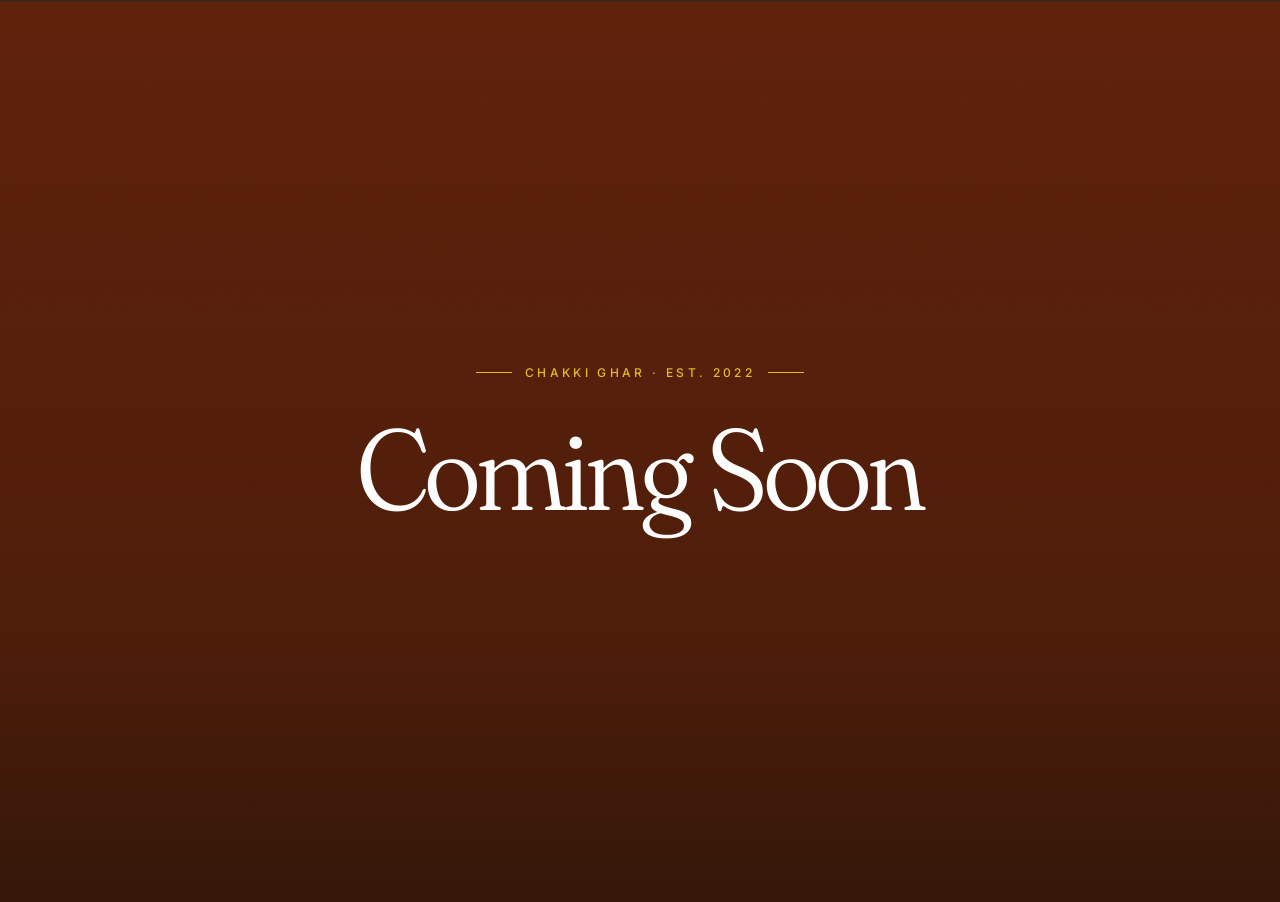
<file: index.html>
<!doctype html>
<html lang="en">
<head>
  <meta charset="utf-8" />
  <meta name="viewport" content="width=device-width, initial-scale=1" />
  <title>Chakki Ghar · Stone milled. Heritage held.</title>
  <meta name="description" content="Slow-milled flours, grains and pantry staples, made the old way. Whole, honest and rooted in Indian kitchens." />
  <link rel="preconnect" href="https://fonts.googleapis.com" />
  <link rel="preconnect" href="https://fonts.gstatic.com" crossorigin />
  <link href="https://fonts.googleapis.com/css2?family=Fraunces:ital,opsz,wght,SOFT@0,9..144,300..600,30..100;1,9..144,300..600,30..100&family=Inter:wght@400;500;600&family=Tiro+Devanagari+Hindi:ital@0;1&display=swap" rel="stylesheet" />
  <link rel="stylesheet" href="assets/css/styles.css" />
</head>
<body class="theme-rust">

  <header class="site-header">
   
  </header>

  

  <!-- HERO — full-bleed video with centred editorial text -->
  <section class="hero">
    <video class="hero-video" autoplay muted loop playsinline preload="auto" poster="">
      <source src="assets/videos/flour-dough.mov" type="video/quicktime" />
      <source src="assets/videos/flour-dough.mov" type="video/mp4" />
    </video>
    <div class="hero-vignette"></div>

    <div class="hero-content reveal">
      <span class="hero-eyebrow">Chakki Ghar · Est. 2022</span>
      <h1 class="hero-headline">
        Coming Soon</em>
      </h1>
      
    </div>
  </section>


  <script src="assets/js/main.js"></script>
</body>
</html>
</file>
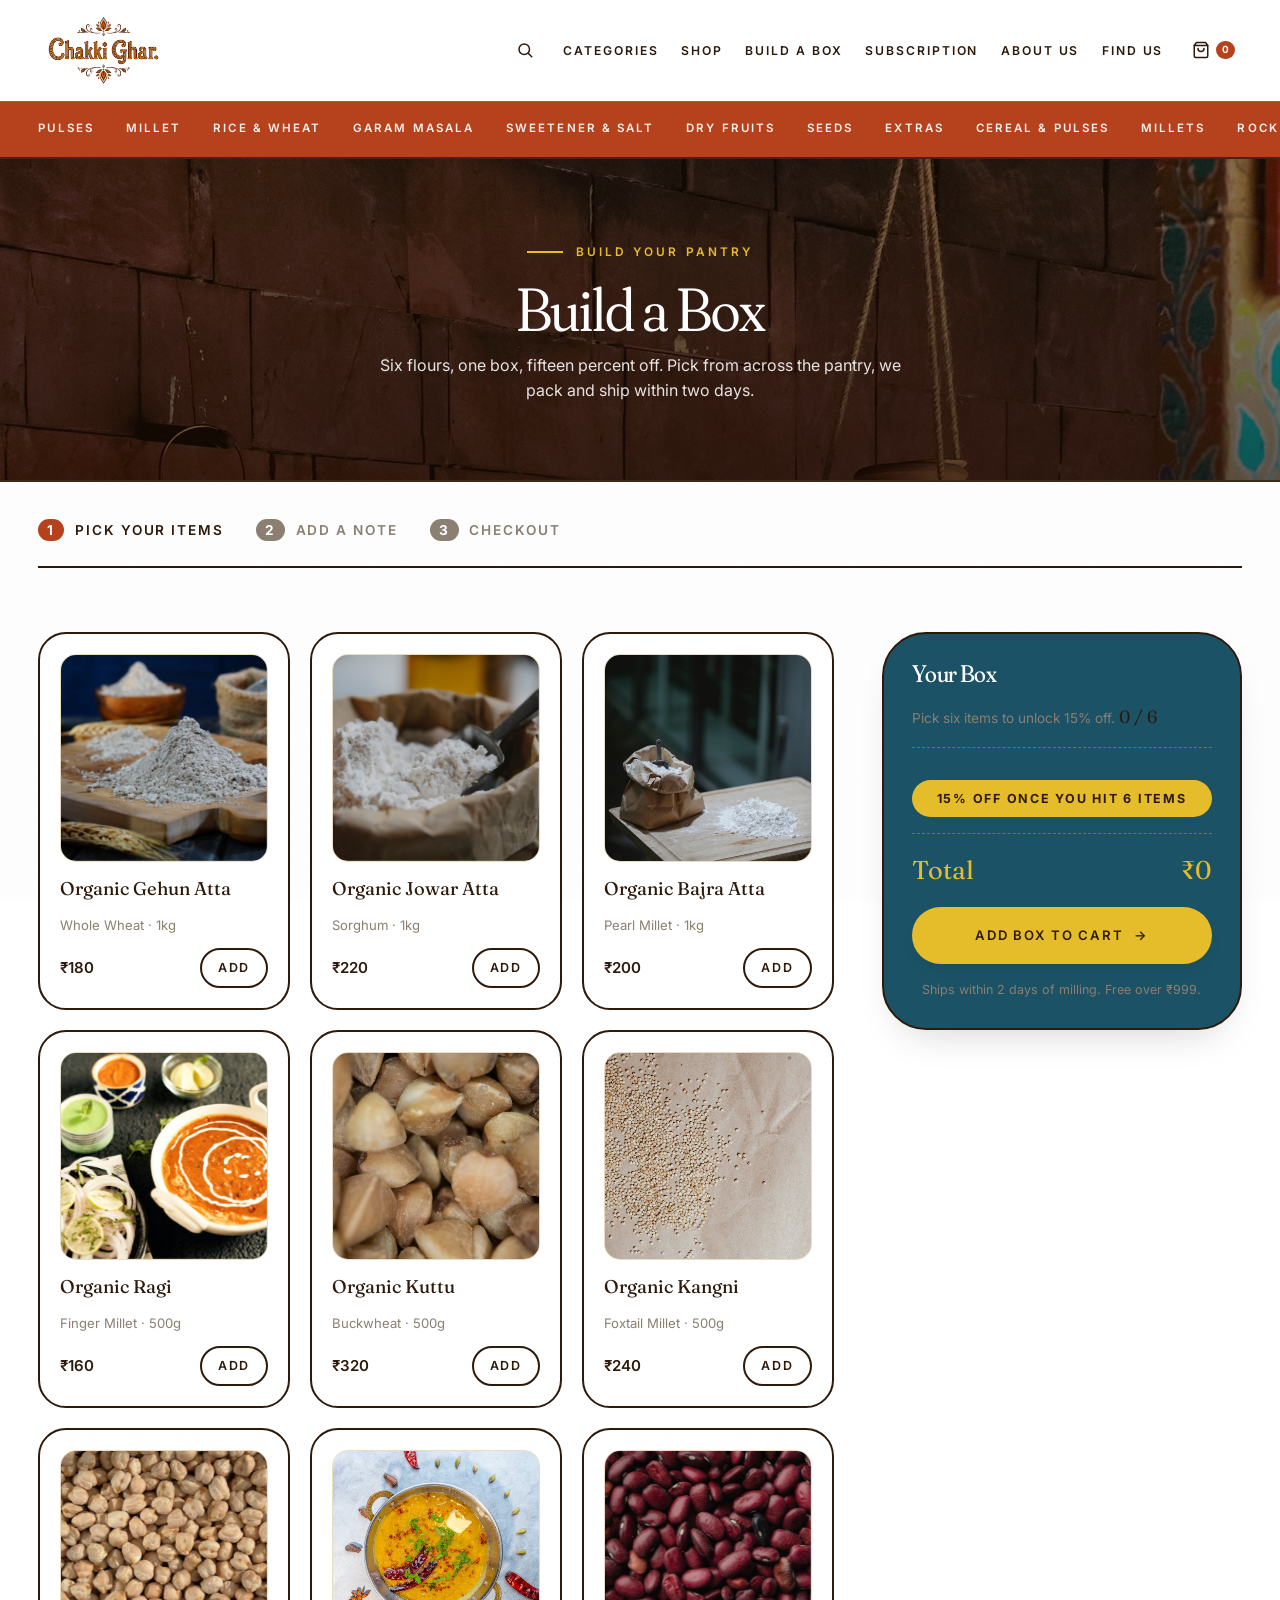
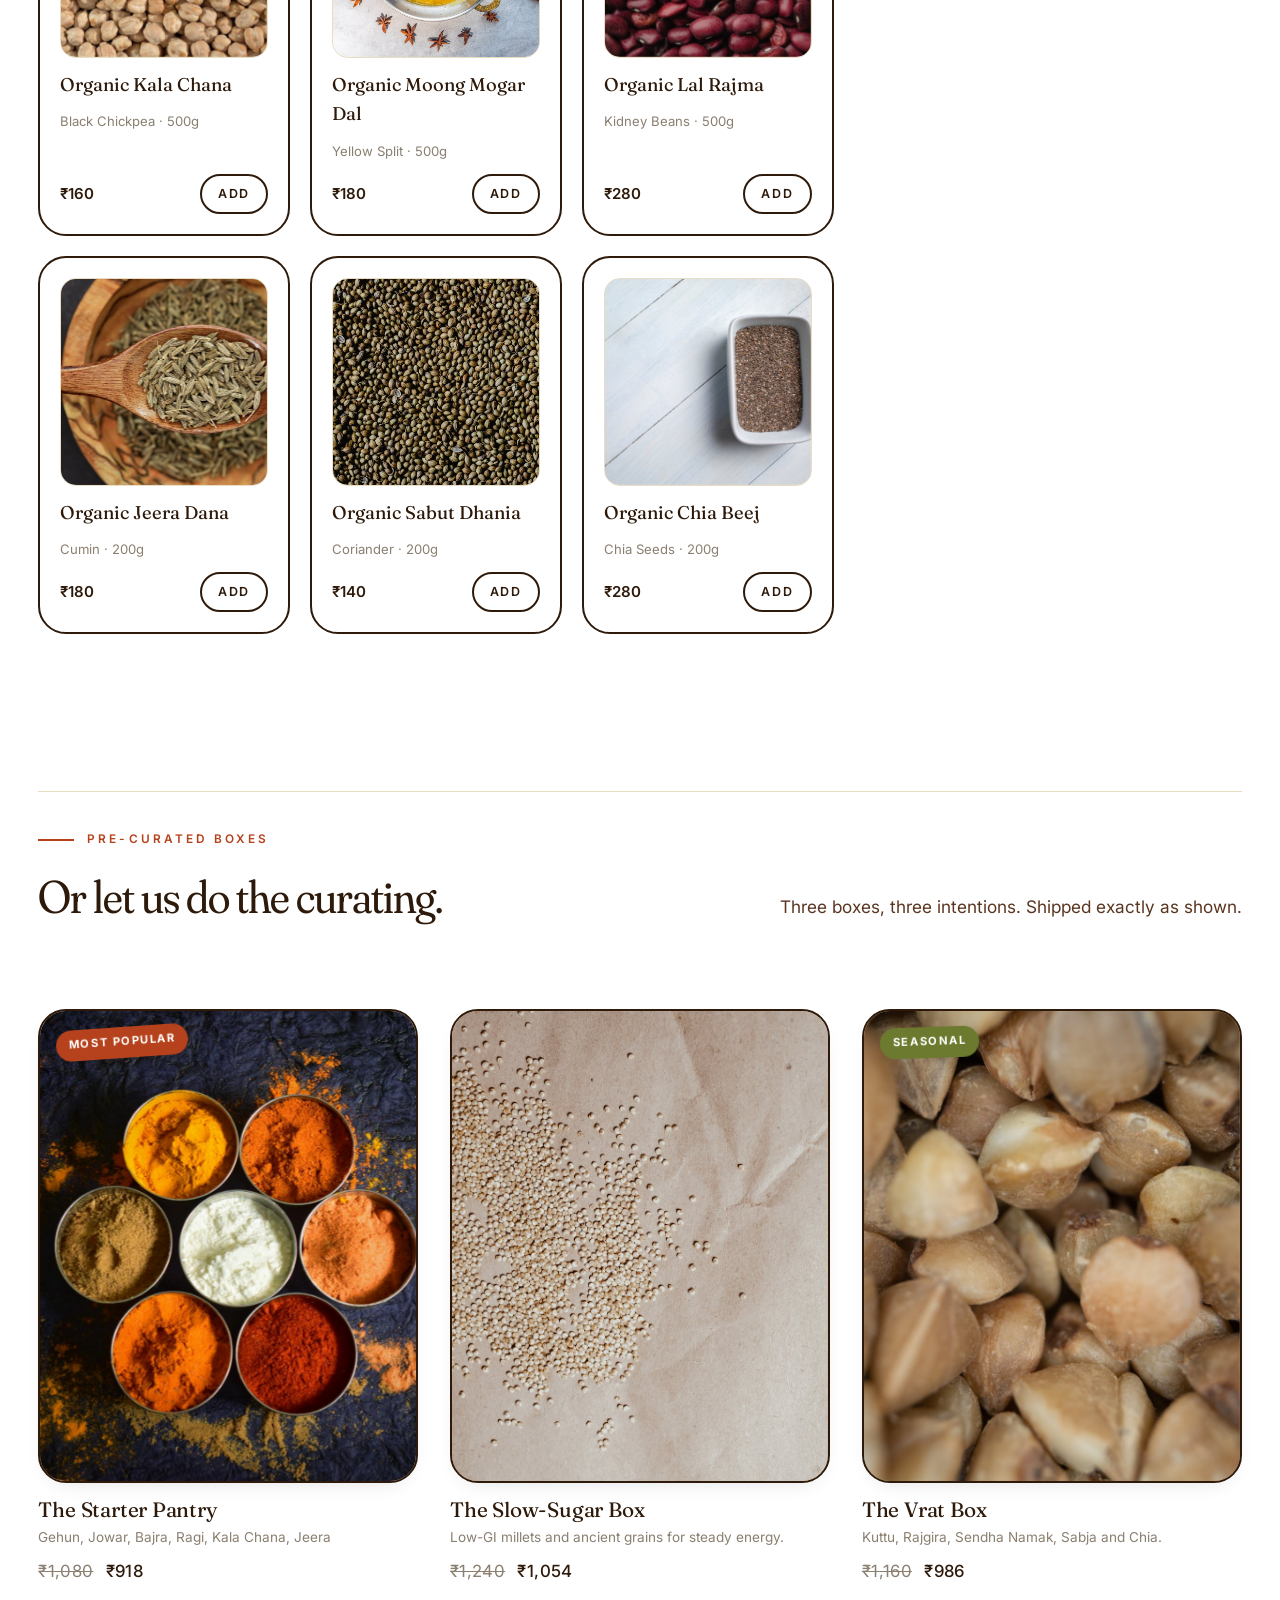
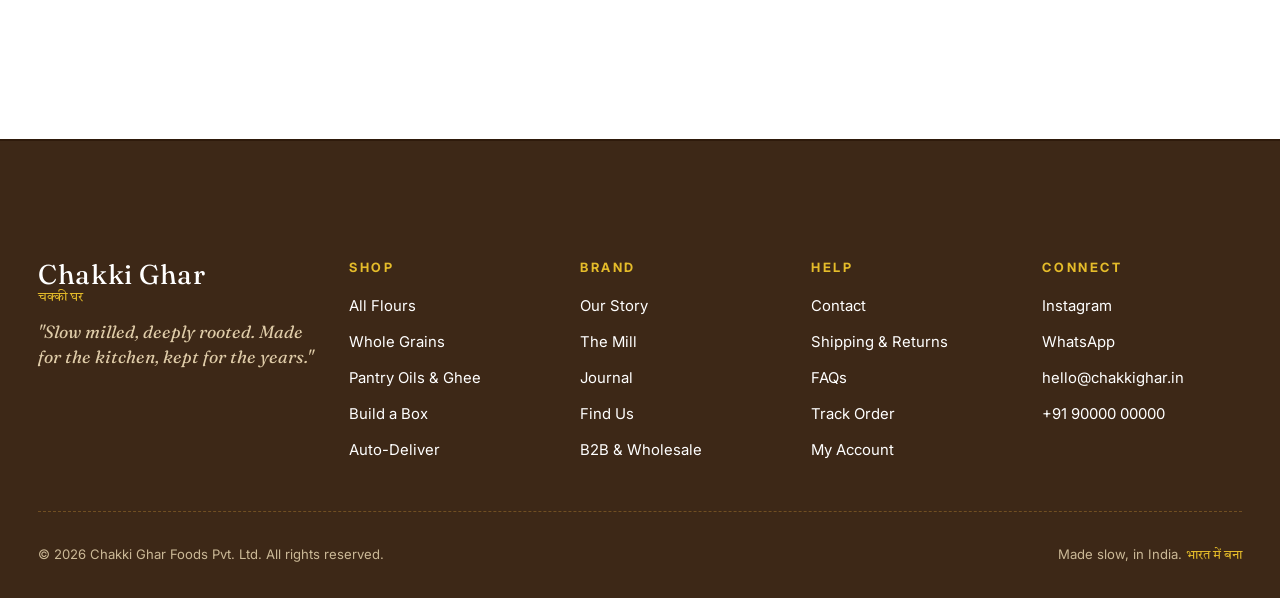
<file: bundles.html>
<!doctype html>
<html lang="en">
<head>
  <meta charset="utf-8" />
  <meta name="viewport" content="width=device-width, initial-scale=1" />
  <title>Build a Box · Chakki Ghar</title>
  <meta name="description" content="Curate your own pantry box. Six items, fifteen percent off." />
  <link rel="preconnect" href="https://fonts.googleapis.com" />
  <link rel="preconnect" href="https://fonts.gstatic.com" crossorigin />
  <link href="https://fonts.googleapis.com/css2?family=Fraunces:ital,opsz,wght,SOFT@0,9..144,300..600,30..100;1,9..144,300..600,30..100&family=Inter:wght@400;500;600&family=Tiro+Devanagari+Hindi:ital@0;1&display=swap" rel="stylesheet" />
  <link rel="stylesheet" href="assets/css/styles.css" />
</head>
<body>

  <header class="site-header">
    <nav class="nav-primary" aria-label="Primary">
      <a href="index.html" class="logo logo-image"><img src="assets/images/logo.png" alt="Chakki Ghar" /></a>
      <ul class="nav-links">
        <li class="nav-icon-item">
          <button class="icon-btn search-btn" aria-label="Search">
            <svg width="18" height="18" viewBox="0 0 24 24" fill="none" stroke="currentColor" stroke-width="2" stroke-linecap="round" stroke-linejoin="round"><circle cx="11" cy="11" r="7"/><line x1="21" y1="21" x2="16.65" y2="16.65"/></svg>
          </button>
        </li>
        <li class="nav-text-item"><a href="shop.html">Categories</a></li>
        <li class="nav-text-item"><a href="shop.html">Shop</a></li>
        <li class="nav-text-item"><a href="bundles.html">Build a Box</a></li>
        <li class="nav-text-item"><a href="subscribe.html">Subscription</a></li>
        <li class="nav-text-item"><a href="story.html">About Us</a></li>
        <li class="nav-text-item"><a href="locator.html">Find Us</a></li>
        <li class="nav-icon-item">
          <button class="icon-btn cart-btn" aria-label="Open cart">
            <svg width="18" height="18" viewBox="0 0 24 24" fill="none" stroke="currentColor" stroke-width="2" stroke-linecap="round" stroke-linejoin="round"><path d="M6 2L3 6v14a2 2 0 0 0 2 2h14a2 2 0 0 0 2-2V6l-3-4z"/><line x1="3" y1="6" x2="21" y2="6"/><path d="M16 10a4 4 0 0 1-8 0"/></svg>
            <span class="cart-count">0</span>
          </button>
        </li>
        <li class="nav-icon-item nav-mobile-toggle">
          <button class="mobile-toggle" id="menuToggle" aria-label="Open menu">
            <span></span><span></span><span></span>
          </button>
        </li>
      </ul>
    </nav>
    <nav class="nav-categories" aria-label="Product categories">
      <ul class="category-strip">
        <li><a href="shop.html?cat=pulses">Pulses</a></li>
        <li><a href="shop.html?cat=millet">Millet</a></li>
        <li><a href="shop.html?cat=rice-wheat">Rice &amp; Wheat</a></li>
        <li><a href="shop.html?cat=garam-masala">Garam Masala</a></li>
        <li><a href="shop.html?cat=sweetener-salt">Sweetener &amp; Salt</a></li>
        <li><a href="shop.html?cat=dry-fruits">Dry Fruits</a></li>
        <li><a href="shop.html?cat=seeds">Seeds</a></li>
        <li><a href="shop.html?cat=extras">Extras</a></li>
        <li><a href="shop.html?cat=cereal-pulses">Cereal &amp; Pulses</a></li>
        <li><a href="shop.html?cat=millets">Millets</a></li>
        <li><a href="shop.html?cat=rock-black-salt">Rock / Black Salt</a></li>
        <li><a href="shop.html?cat=spices">Spices</a></li>
        <li><a href="shop.html?cat=healthy-seeds">Healthy Seeds</a></li>
        <li><a href="shop.html?cat=basil-sabja">Basil / Sabja Seeds</a></li>
        <li><a href="shop.html?cat=dry-fruit-nuts">Dry Fruit Nuts</a></li>
      </ul>
    </nav>
  </header>

  <nav class="mobile-menu" id="mobileMenu">
    <button class="mobile-close" id="menuClose">Close</button>
    <a href="shop.html">Shop</a><a href="bundles.html">Build a Box</a><a href="subscribe.html">Subscribe</a>
    <a href="story.html">Story</a><a href="journal.html">Journal</a><a href="locator.html">Find Us</a>
  </nav>

  <!-- BANNER -->
  <section class="page-banner" style="background-image: url('assets/images/stock/bundles-banner.jpg'); background-position: center top;">
    <div class="page-banner-content">
      <span class="eyebrow">Build Your Pantry</span>
      <h1>Build a Box</h1>
      <p>Six flours, one box, fifteen percent off. Pick from across the pantry, we pack and ship within two days.</p>
    </div>
  </section>


  <!-- BUILDER -->
  <section class="container">
    <div class="builder-steps reveal">
      <span class="step active"><span class="num">1</span> Pick your items</span>
      <span class="step"><span class="num">2</span> Add a note</span>
      <span class="step"><span class="num">3</span> Checkout</span>
    </div>

    <div class="bundle-builder">
      <div>
        <div class="builder-grid reveal">
          <div class="b-card" data-price="180">
            <div class="media"><img src="assets/images/products/wheat-flour.jpg" alt="Organic Gehun Atta" loading="lazy" /></div>
            <span class="name">Organic Gehun Atta</span>
            <span class="meta">Whole Wheat · 1kg</span>
            <div class="add"><span class="price">₹180</span><button>Add</button></div>
          </div>
          <div class="b-card" data-price="220">
            <div class="media"><img src="assets/images/products/jowar.jpg" alt="Organic Jowar Atta" loading="lazy" /></div>
            <span class="name">Organic Jowar Atta</span>
            <span class="meta">Sorghum · 1kg</span>
            <div class="add"><span class="price">₹220</span><button>Add</button></div>
          </div>
          <div class="b-card" data-price="200">
            <div class="media"><img src="assets/images/products/bajra.jpg" alt="Organic Bajra Atta" loading="lazy" /></div>
            <span class="name">Organic Bajra Atta</span>
            <span class="meta">Pearl Millet · 1kg</span>
            <div class="add"><span class="price">₹200</span><button>Add</button></div>
          </div>
          <div class="b-card" data-price="160">
            <div class="media"><img src="assets/images/products/ragi.jpg" alt="Organic Ragi" loading="lazy" /></div>
            <span class="name">Organic Ragi</span>
            <span class="meta">Finger Millet · 500g</span>
            <div class="add"><span class="price">₹160</span><button>Add</button></div>
          </div>
          <div class="b-card" data-price="320">
            <div class="media"><img src="assets/images/products/buckwheat.jpg" alt="Organic Kuttu" loading="lazy" /></div>
            <span class="name">Organic Kuttu</span>
            <span class="meta">Buckwheat · 500g</span>
            <div class="add"><span class="price">₹320</span><button>Add</button></div>
          </div>
          <div class="b-card" data-price="240">
            <div class="media"><img src="assets/images/products/foxtail-millet.jpg" alt="Organic Kangni" loading="lazy" /></div>
            <span class="name">Organic Kangni</span>
            <span class="meta">Foxtail Millet · 500g</span>
            <div class="add"><span class="price">₹240</span><button>Add</button></div>
          </div>
          <div class="b-card" data-price="160">
            <div class="media"><img src="assets/images/products/kala-chana.jpg" alt="Organic Kala Chana" loading="lazy" /></div>
            <span class="name">Organic Kala Chana</span>
            <span class="meta">Black Chickpea · 500g</span>
            <div class="add"><span class="price">₹160</span><button>Add</button></div>
          </div>
          <div class="b-card" data-price="180">
            <div class="media"><img src="assets/images/products/moong-yellow.jpg" alt="Organic Moong Mogar Dal" loading="lazy" /></div>
            <span class="name">Organic Moong Mogar Dal</span>
            <span class="meta">Yellow Split · 500g</span>
            <div class="add"><span class="price">₹180</span><button>Add</button></div>
          </div>
          <div class="b-card" data-price="280">
            <div class="media"><img src="assets/images/products/rajma.jpg" alt="Organic Lal Rajma" loading="lazy" /></div>
            <span class="name">Organic Lal Rajma</span>
            <span class="meta">Kidney Beans · 500g</span>
            <div class="add"><span class="price">₹280</span><button>Add</button></div>
          </div>
          <div class="b-card" data-price="180">
            <div class="media"><img src="assets/images/products/cumin.jpg" alt="Organic Jeera Dana" loading="lazy" /></div>
            <span class="name">Organic Jeera Dana</span>
            <span class="meta">Cumin · 200g</span>
            <div class="add"><span class="price">₹180</span><button>Add</button></div>
          </div>
          <div class="b-card" data-price="140">
            <div class="media"><img src="assets/images/products/coriander.jpg" alt="Organic Sabut Dhania" loading="lazy" /></div>
            <span class="name">Organic Sabut Dhania</span>
            <span class="meta">Coriander · 200g</span>
            <div class="add"><span class="price">₹140</span><button>Add</button></div>
          </div>
          <div class="b-card" data-price="280">
            <div class="media"><img src="assets/images/products/chia.jpg" alt="Organic Chia Beej" loading="lazy" /></div>
            <span class="name">Organic Chia Beej</span>
            <span class="meta">Chia Seeds · 200g</span>
            <div class="add"><span class="price">₹280</span><button>Add</button></div>
          </div>
        </div>
      </div>

      <aside class="bundle-summary reveal">
        <h3>Your Box</h3>
        <p style="font-size: 0.85rem; color: var(--warm-grey);">
          Pick six items to unlock 15% off. <span id="bundleCounter" style="font-family: var(--font-display); font-size: 1.1rem; color: var(--ink);">0 / 6</span>
        </p>
        <ul id="bundleList">
          <li style="color: var(--warm-grey); justify-content: center;">Your box is empty</li>
        </ul>
        <div class="save-tag">15% OFF once you hit 6 items</div>
        <div class="totals" id="bundleTotals">
          <span>Total</span><span>₹0</span>
        </div>
        <button class="btn btn-primary" style="width: 100%; justify-content: center; margin-top: 1rem;">Add Box to Cart <span class="arrow">→</span></button>
        <small style="display: block; text-align: center; margin-top: 1rem; color: var(--warm-grey);">Ships within 2 days of milling. Free over ₹999.</small>
      </aside>
    </div>
  </section>

  <!-- PRESET BOXES -->
  <section class="section-tight">
    <div class="container">
      <div class="section-head reveal">
        <div><span class="eyebrow">Pre-Curated Boxes</span><h2>Or let us do the curating.</h2></div>
        <p class="lede">Three boxes, three intentions. Shipped exactly as shown.</p>
      </div>
      <div class="product-grid" style="grid-template-columns: repeat(3, 1fr);">
        <a href="#" class="product-card reveal">
          <div class="media">
            <img src="assets/images/stock/spices-flatlay.jpg" alt="The Starter Pantry box" loading="lazy" />
            <div class="badge">Most Popular</div>
          </div>
          <div class="info">
            <span class="name">The Starter Pantry</span>
            <span class="meta">Gehun, Jowar, Bajra, Ragi, Kala Chana, Jeera</span>
            <span class="price"><s>₹1,080</s> ₹918</span>
          </div>
        </a>
        <a href="#" class="product-card reveal">
          <div class="media">
            <img src="assets/images/products/foxtail-millet.jpg" alt="The Slow-Sugar Box" loading="lazy" />
          </div>
          <div class="info">
            <span class="name">The Slow-Sugar Box</span>
            <span class="meta">Low-GI millets and ancient grains for steady energy.</span>
            <span class="price"><s>₹1,240</s> ₹1,054</span>
          </div>
        </a>
        <a href="#" class="product-card reveal">
          <div class="media">
            <img src="assets/images/products/buckwheat.jpg" alt="The Vrat Box" loading="lazy" />
            <div class="badge">Seasonal</div>
          </div>
          <div class="info">
            <span class="name">The Vrat Box</span>
            <span class="meta">Kuttu, Rajgira, Sendha Namak, Sabja and Chia.</span>
            <span class="price"><s>₹1,160</s> ₹986</span>
          </div>
        </a>
      </div>
    </div>
  </section>

  <footer class="site-footer">
    <div class="container">
      <div class="footer-grid">
        <div class="brand-block"><div class="logo">Chakki Ghar<span class="sub deva" style="color: var(--turmeric);">चक्की घर</span></div><p>"Slow milled, deeply rooted. Made for the kitchen, kept for the years."</p></div>
        <div><h4>Shop</h4><ul><li><a href="shop.html">All Flours</a></li><li><a href="shop.html">Whole Grains</a></li><li><a href="shop.html">Pantry Oils &amp; Ghee</a></li><li><a href="bundles.html">Build a Box</a></li><li><a href="subscribe.html">Auto-Deliver</a></li></ul></div>
        <div><h4>Brand</h4><ul><li><a href="story.html">Our Story</a></li><li><a href="story.html">The Mill</a></li><li><a href="journal.html">Journal</a></li><li><a href="locator.html">Find Us</a></li><li><a href="locator.html">B2B &amp; Wholesale</a></li></ul></div>
        <div><h4>Help</h4><ul><li><a href="#">Contact</a></li><li><a href="#">Shipping &amp; Returns</a></li><li><a href="#">FAQs</a></li><li><a href="#">Track Order</a></li><li><a href="#">My Account</a></li></ul></div>
        <div><h4>Connect</h4><ul><li><a href="#">Instagram</a></li><li><a href="#">WhatsApp</a></li><li><a href="mailto:hello@chakkighar.in">hello@chakkighar.in</a></li><li><a href="tel:+919000000000">+91 90000 00000</a></li></ul></div>
      </div>
      <div class="footer-bottom"><span>© 2026 Chakki Ghar Foods Pvt. Ltd. All rights reserved.</span><span>Made slow, in India. <span class="deva" style="color: var(--turmeric);">भारत में बना</span></span></div>
    </div>
  </footer>

  <script src="assets/js/main.js"></script>
</body>
</html>
</file>
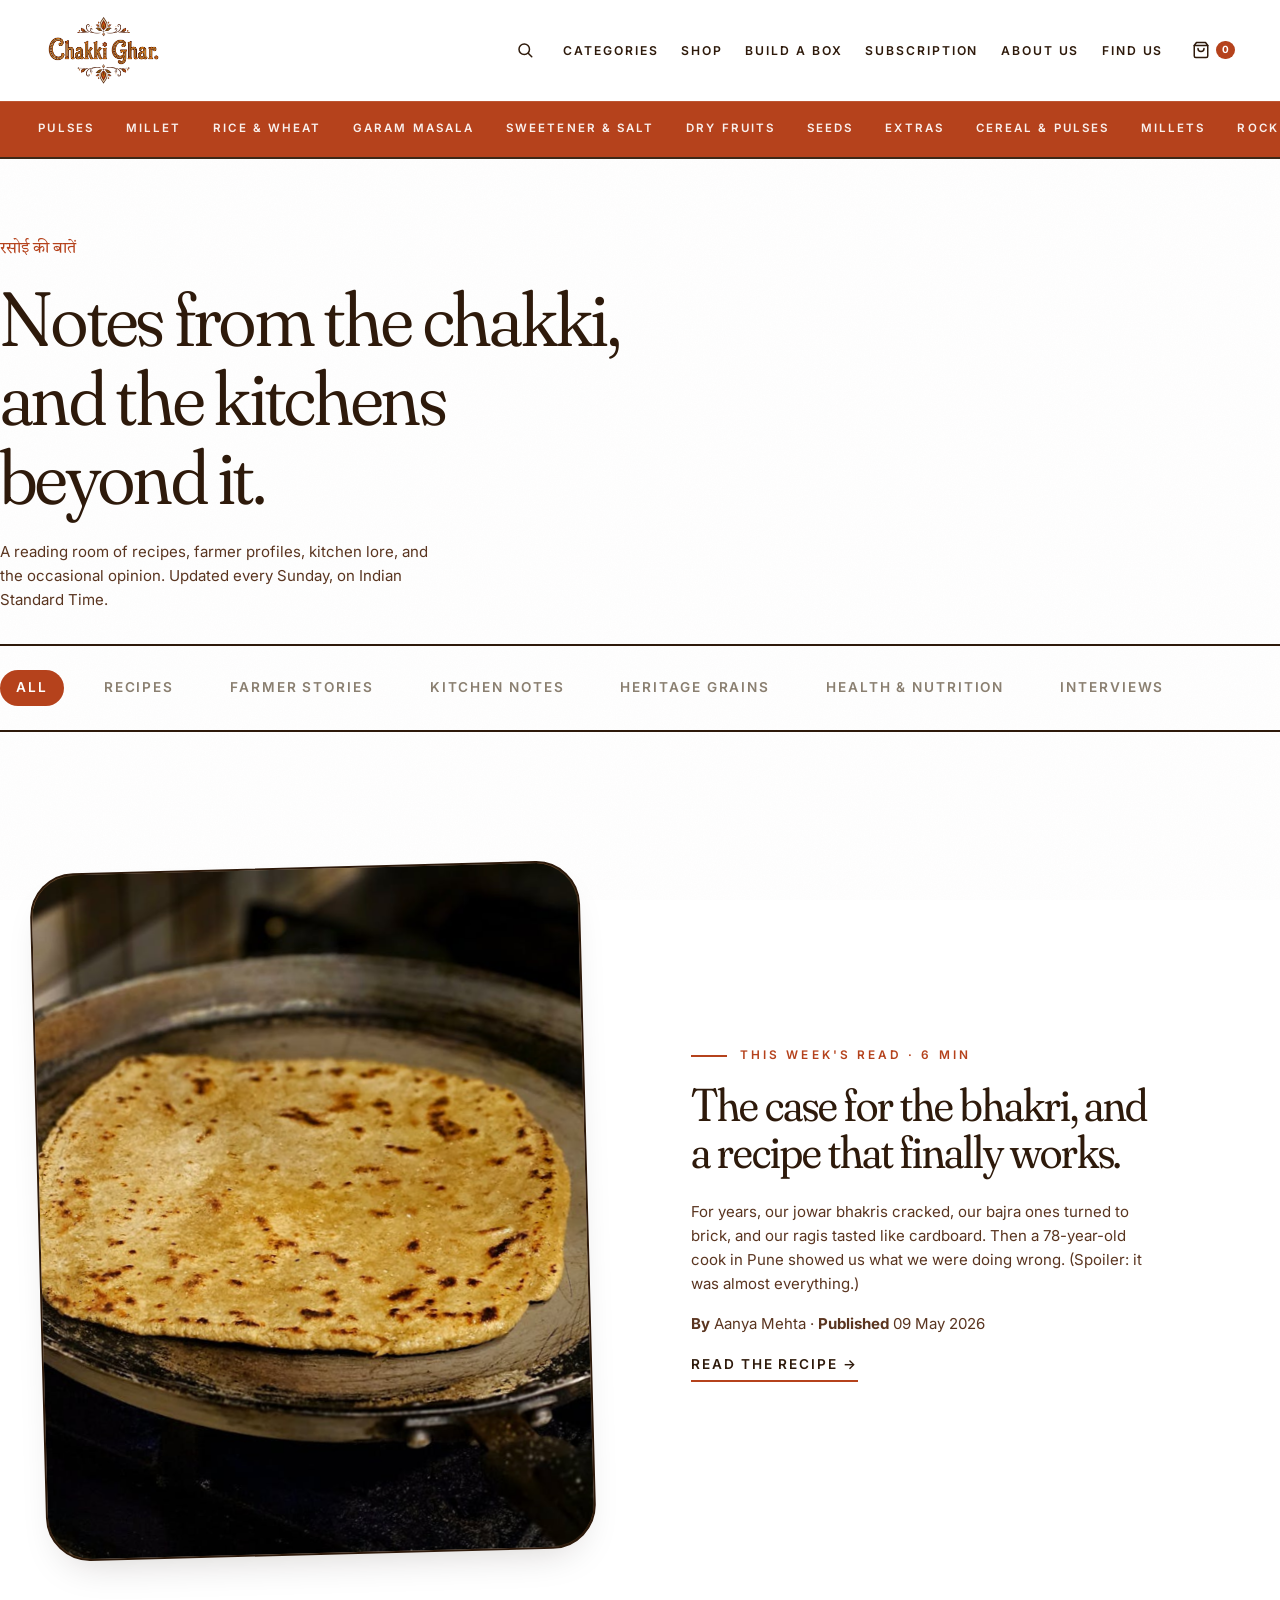
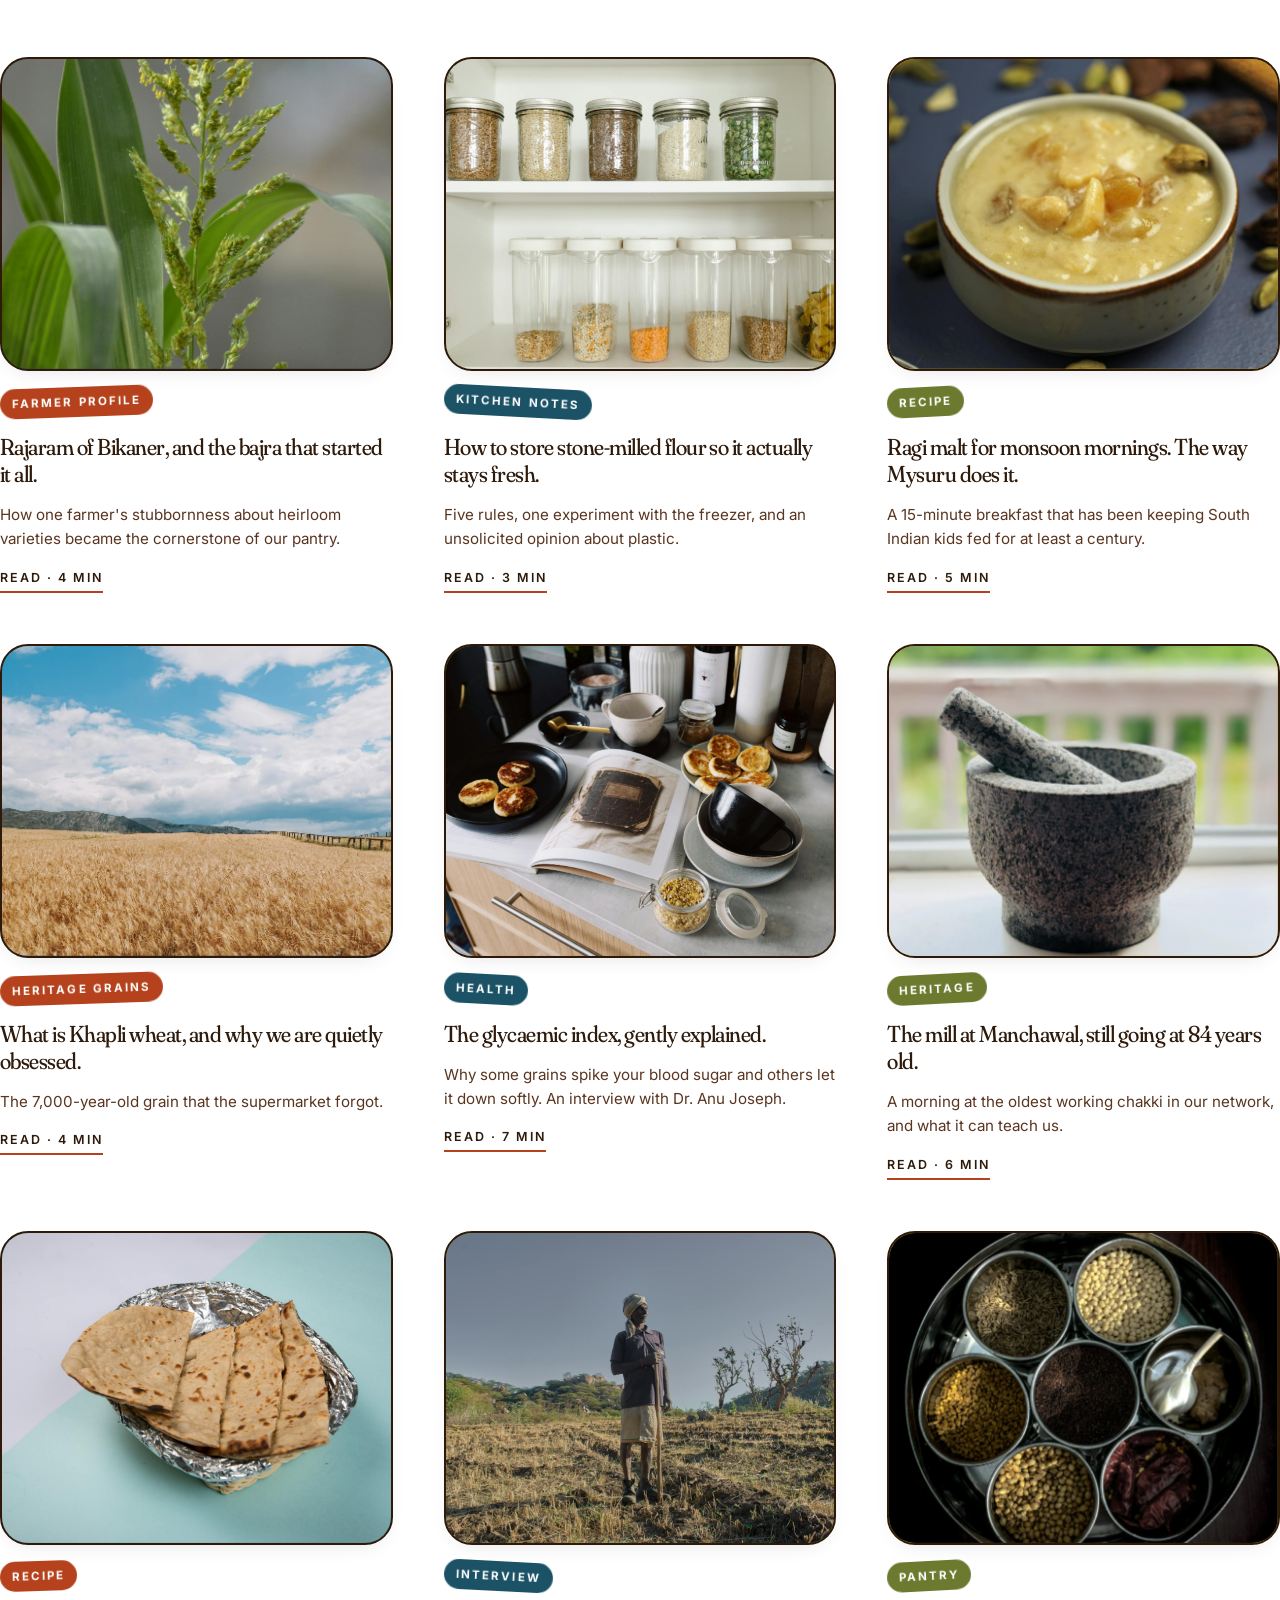
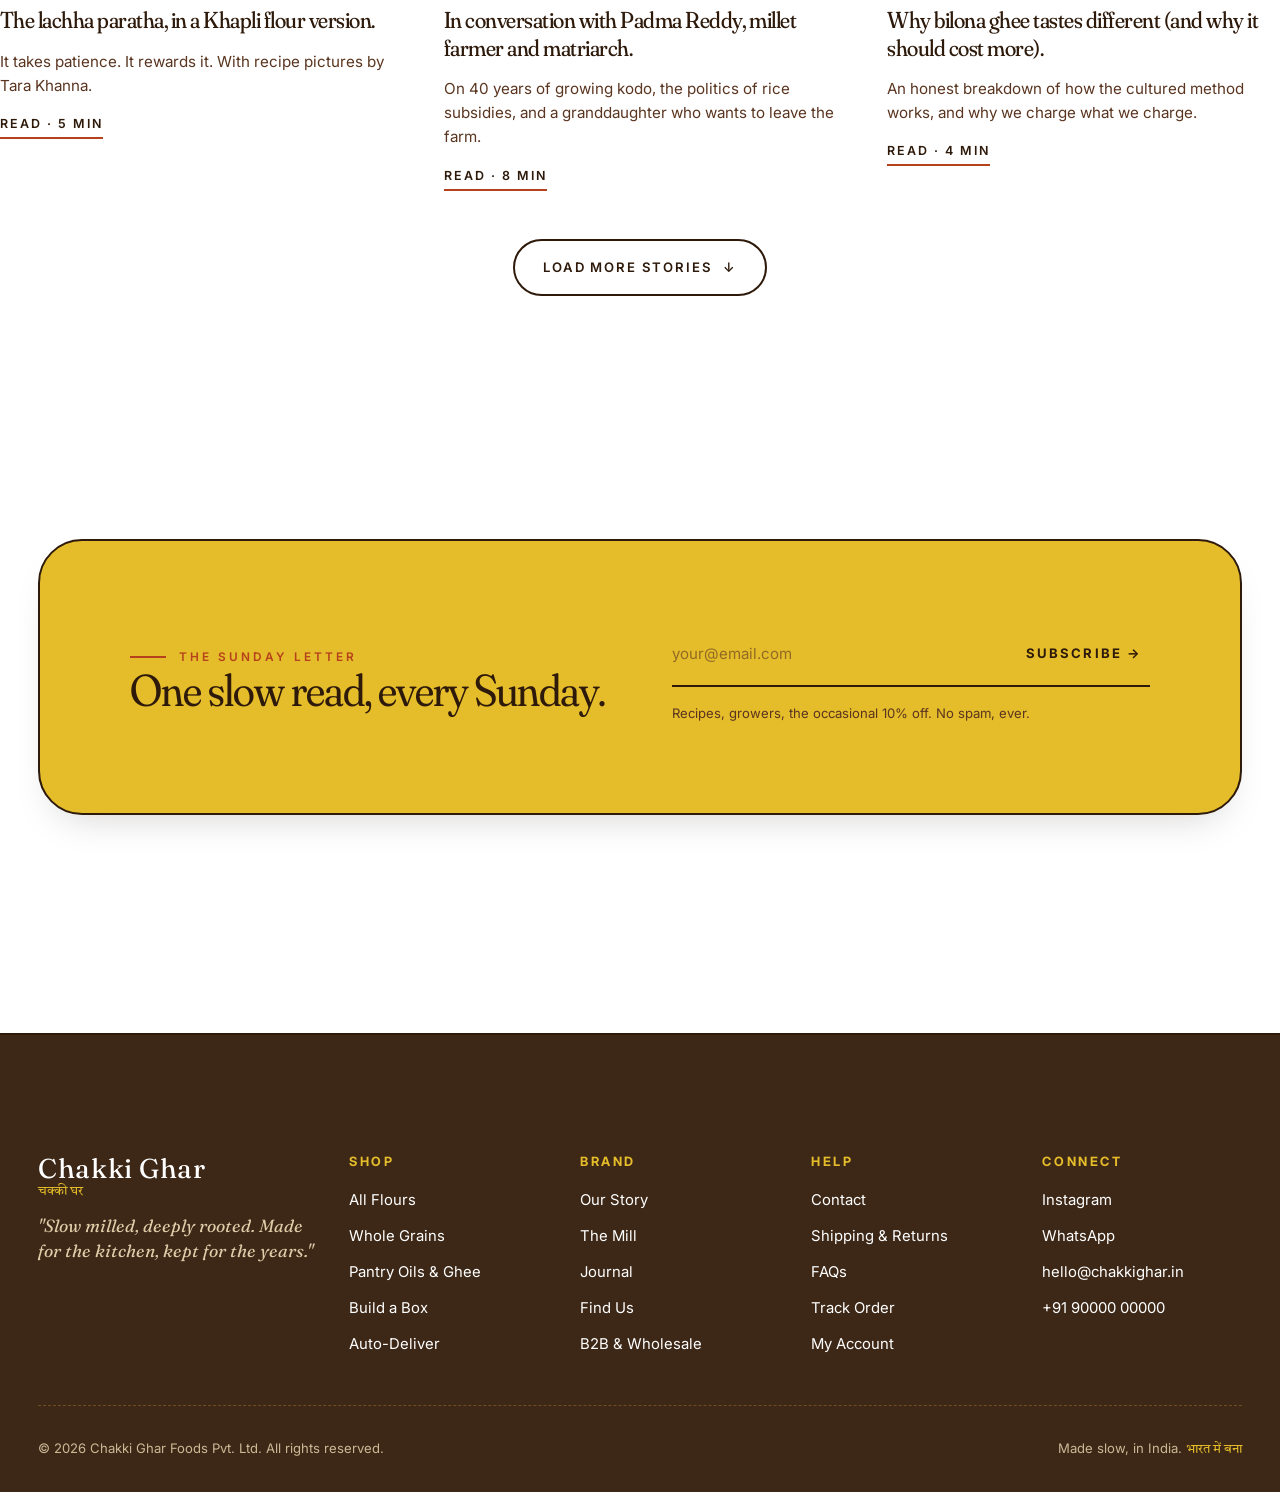
<file: journal.html>
<!doctype html>
<html lang="en">
<head>
  <meta charset="utf-8" />
  <meta name="viewport" content="width=device-width, initial-scale=1" />
  <title>The Journal · Chakki Ghar</title>
  <meta name="description" content="Recipes, farmer profiles, kitchen lore. Read slowly, ideally with chai." />
  <link rel="preconnect" href="https://fonts.googleapis.com" />
  <link rel="preconnect" href="https://fonts.gstatic.com" crossorigin />
  <link href="https://fonts.googleapis.com/css2?family=Fraunces:ital,opsz,wght,SOFT@0,9..144,300..600,30..100;1,9..144,300..600,30..100&family=Inter:wght@400;500;600&family=Tiro+Devanagari+Hindi:ital@0;1&display=swap" rel="stylesheet" />
  <link rel="stylesheet" href="assets/css/styles.css" />
</head>
<body>

  <header class="site-header">
    <nav class="nav-primary" aria-label="Primary">
      <a href="index.html" class="logo logo-image"><img src="assets/images/logo.png" alt="Chakki Ghar" /></a>
      <ul class="nav-links">
        <li class="nav-icon-item">
          <button class="icon-btn search-btn" aria-label="Search">
            <svg width="18" height="18" viewBox="0 0 24 24" fill="none" stroke="currentColor" stroke-width="2" stroke-linecap="round" stroke-linejoin="round"><circle cx="11" cy="11" r="7"/><line x1="21" y1="21" x2="16.65" y2="16.65"/></svg>
          </button>
        </li>
        <li class="nav-text-item"><a href="shop.html">Categories</a></li>
        <li class="nav-text-item"><a href="shop.html">Shop</a></li>
        <li class="nav-text-item"><a href="bundles.html">Build a Box</a></li>
        <li class="nav-text-item"><a href="subscribe.html">Subscription</a></li>
        <li class="nav-text-item"><a href="story.html">About Us</a></li>
        <li class="nav-text-item"><a href="locator.html">Find Us</a></li>
        <li class="nav-icon-item">
          <button class="icon-btn cart-btn" aria-label="Open cart">
            <svg width="18" height="18" viewBox="0 0 24 24" fill="none" stroke="currentColor" stroke-width="2" stroke-linecap="round" stroke-linejoin="round"><path d="M6 2L3 6v14a2 2 0 0 0 2 2h14a2 2 0 0 0 2-2V6l-3-4z"/><line x1="3" y1="6" x2="21" y2="6"/><path d="M16 10a4 4 0 0 1-8 0"/></svg>
            <span class="cart-count">0</span>
          </button>
        </li>
        <li class="nav-icon-item nav-mobile-toggle">
          <button class="mobile-toggle" id="menuToggle" aria-label="Open menu">
            <span></span><span></span><span></span>
          </button>
        </li>
      </ul>
    </nav>
    <nav class="nav-categories" aria-label="Product categories">
      <ul class="category-strip">
        <li><a href="shop.html?cat=pulses">Pulses</a></li>
        <li><a href="shop.html?cat=millet">Millet</a></li>
        <li><a href="shop.html?cat=rice-wheat">Rice &amp; Wheat</a></li>
        <li><a href="shop.html?cat=garam-masala">Garam Masala</a></li>
        <li><a href="shop.html?cat=sweetener-salt">Sweetener &amp; Salt</a></li>
        <li><a href="shop.html?cat=dry-fruits">Dry Fruits</a></li>
        <li><a href="shop.html?cat=seeds">Seeds</a></li>
        <li><a href="shop.html?cat=extras">Extras</a></li>
        <li><a href="shop.html?cat=cereal-pulses">Cereal &amp; Pulses</a></li>
        <li><a href="shop.html?cat=millets">Millets</a></li>
        <li><a href="shop.html?cat=rock-black-salt">Rock / Black Salt</a></li>
        <li><a href="shop.html?cat=spices">Spices</a></li>
        <li><a href="shop.html?cat=healthy-seeds">Healthy Seeds</a></li>
        <li><a href="shop.html?cat=basil-sabja">Basil / Sabja Seeds</a></li>
        <li><a href="shop.html?cat=dry-fruit-nuts">Dry Fruit Nuts</a></li>
      </ul>
    </nav>
  </header>

  <nav class="mobile-menu" id="mobileMenu">
    <button class="mobile-close" id="menuClose">Close</button>
    <a href="shop.html">Shop</a><a href="bundles.html">Build a Box</a><a href="subscribe.html">Subscribe</a>
    <a href="story.html">Story</a><a href="journal.html">Journal</a><a href="locator.html">Find Us</a>
  </nav>

  <section class="container journal-hero">
    <span class="deva reveal">रसोई की बातें</span>
    <h1 class="reveal">Notes from the chakki, and the kitchens beyond it.</h1>
    <p class="reveal">A reading room of recipes, farmer profiles, kitchen lore, and the occasional opinion. Updated every Sunday, on Indian Standard Time.</p>

    <div class="j-tabs reveal">
      <a href="#" class="active">All</a>
      <a href="#">Recipes</a>
      <a href="#">Farmer Stories</a>
      <a href="#">Kitchen Notes</a>
      <a href="#">Heritage Grains</a>
      <a href="#">Health &amp; Nutrition</a>
      <a href="#">Interviews</a>
    </div>
  </section>

  <!-- Featured story -->
  <section class="container">
    <div class="story-split reveal" style="margin-bottom: 4rem;">
      <div class="media">
        <img src="assets/images/stock/roti-tawa.jpg" alt="Bhakri cooking on a traditional pan" />
      </div>
      <div class="copy">
        <span class="eyebrow">This Week's Read · 6 min</span>
        <h2 style="margin-top: 1rem;">The case for the bhakri, and a recipe that finally works.</h2>
        <p>For years, our jowar bhakris cracked, our bajra ones turned to brick, and our ragis tasted like cardboard. Then a 78-year-old cook in Pune showed us what we were doing wrong. (Spoiler: it was almost everything.)</p>
        <p><strong>By</strong> Aanya Mehta · <strong>Published</strong> 09 May 2026</p>
        <a href="#" class="btn-text">Read the Recipe <span class="arrow">→</span></a>
      </div>
    </div>
  </section>

  <!-- Grid of journal entries -->
  <section class="container section" style="padding-top: 0;">
    <div class="journal-grid" style="grid-template-columns: repeat(3, 1fr);">
      <a href="#" class="j-card reveal">
        <div class="media"><img src="assets/images/stock/millet-stalks.jpg" alt="Bajra stalks in a field at golden hour" /></div>
        <span class="tag">Farmer Profile</span>
        <h3>Rajaram of Bikaner, and the bajra that started it all.</h3>
        <p>How one farmer's stubbornness about heirloom varieties became the cornerstone of our pantry.</p>
        <span class="read-more">Read · 4 min</span>
      </a>
      <a href="#" class="j-card reveal">
        <div class="media"><img src="assets/images/stock/pantry-jars.jpg" alt="Glass jars of grains stacked on a wooden shelf" /></div>
        <span class="tag">Kitchen Notes</span>
        <h3>How to store stone-milled flour so it actually stays fresh.</h3>
        <p>Five rules, one experiment with the freezer, and an unsolicited opinion about plastic.</p>
        <span class="read-more">Read · 3 min</span>
      </a>
      <a href="#" class="j-card reveal">
        <div class="media"><img src="assets/images/stock/ghee-kheer.jpg" alt="Warm bowl of ragi porridge" /></div>
        <span class="tag">Recipe</span>
        <h3>Ragi malt for monsoon mornings. The way Mysuru does it.</h3>
        <p>A 15-minute breakfast that has been keeping South Indian kids fed for at least a century.</p>
        <span class="read-more">Read · 5 min</span>
      </a>
      <a href="#" class="j-card reveal">
        <div class="media"><img src="assets/images/stock/wheat-golden.jpg" alt="Heap of khapli wheat grains" /></div>
        <span class="tag">Heritage Grains</span>
        <h3>What is Khapli wheat, and why we are quietly obsessed.</h3>
        <p>The 7,000-year-old grain that the supermarket forgot.</p>
        <span class="read-more">Read · 4 min</span>
      </a>
      <a href="#" class="j-card reveal">
        <div class="media"><img src="assets/images/stock/cookbook-writing.jpg" alt="Handwritten notes on a wooden table" /></div>
        <span class="tag">Health</span>
        <h3>The glycaemic index, gently explained.</h3>
        <p>Why some grains spike your blood sugar and others let it down softly. An interview with Dr. Anu Joseph.</p>
        <span class="read-more">Read · 7 min</span>
      </a>
      <a href="#" class="j-card reveal">
        <div class="media"><img src="assets/images/stock/mortar-spice.jpg" alt="Old chakki turning, dust in the light" /></div>
        <span class="tag">Heritage</span>
        <h3>The mill at Manchawal, still going at 84 years old.</h3>
        <p>A morning at the oldest working chakki in our network, and what it can teach us.</p>
        <span class="read-more">Read · 6 min</span>
      </a>
      <a href="#" class="j-card reveal">
        <div class="media"><img src="assets/images/stock/roti-foil.jpg" alt="Stack of golden parathas" /></div>
        <span class="tag">Recipe</span>
        <h3>The lachha paratha, in a Khapli flour version.</h3>
        <p>It takes patience. It rewards it. With recipe pictures by Tara Khanna.</p>
        <span class="read-more">Read · 5 min</span>
      </a>
      <a href="#" class="j-card reveal">
        <div class="media"><img src="assets/images/stock/farmer-portrait.jpg" alt="Hands sorting millets in a field" /></div>
        <span class="tag">Interview</span>
        <h3>In conversation with Padma Reddy, millet farmer and matriarch.</h3>
        <p>On 40 years of growing kodo, the politics of rice subsidies, and a granddaughter who wants to leave the farm.</p>
        <span class="read-more">Read · 8 min</span>
      </a>
      <a href="#" class="j-card reveal">
        <div class="media"><img src="assets/images/stock/spices-bowls.jpg" alt="Warm spices and ghee in a bowl" /></div>
        <span class="tag">Pantry</span>
        <h3>Why bilona ghee tastes different (and why it should cost more).</h3>
        <p>An honest breakdown of how the cultured method works, and why we charge what we charge.</p>
        <span class="read-more">Read · 4 min</span>
      </a>
    </div>

    <div style="text-align: center; margin-top: 3rem;" class="reveal">
      <a href="#" class="btn btn-outline">Load More Stories <span class="arrow">↓</span></a>
    </div>
  </section>

  <!-- Newsletter -->
  <section class="section">
    <div class="container">
      <div class="newsletter reveal">
        <div>
          <span class="eyebrow">The Sunday Letter</span>
          <h2>One slow read, every Sunday.</h2>
        </div>
        <div>
          <form onsubmit="event.preventDefault(); alert('Thank you. Look out for our first letter this Sunday.');">
            <input type="email" placeholder="your@email.com" required />
            <button type="submit">Subscribe →</button>
          </form>
          <small>Recipes, growers, the occasional 10% off. No spam, ever.</small>
        </div>
      </div>
    </div>
  </section>

  <footer class="site-footer">
    <div class="container">
      <div class="footer-grid">
        <div class="brand-block"><div class="logo">Chakki Ghar<span class="sub deva" style="color: var(--turmeric);">चक्की घर</span></div><p>"Slow milled, deeply rooted. Made for the kitchen, kept for the years."</p></div>
        <div><h4>Shop</h4><ul><li><a href="shop.html">All Flours</a></li><li><a href="shop.html">Whole Grains</a></li><li><a href="shop.html">Pantry Oils &amp; Ghee</a></li><li><a href="bundles.html">Build a Box</a></li><li><a href="subscribe.html">Auto-Deliver</a></li></ul></div>
        <div><h4>Brand</h4><ul><li><a href="story.html">Our Story</a></li><li><a href="story.html">The Mill</a></li><li><a href="journal.html">Journal</a></li><li><a href="locator.html">Find Us</a></li><li><a href="locator.html">B2B &amp; Wholesale</a></li></ul></div>
        <div><h4>Help</h4><ul><li><a href="#">Contact</a></li><li><a href="#">Shipping &amp; Returns</a></li><li><a href="#">FAQs</a></li><li><a href="#">Track Order</a></li><li><a href="#">My Account</a></li></ul></div>
        <div><h4>Connect</h4><ul><li><a href="#">Instagram</a></li><li><a href="#">WhatsApp</a></li><li><a href="mailto:hello@chakkighar.in">hello@chakkighar.in</a></li><li><a href="tel:+919000000000">+91 90000 00000</a></li></ul></div>
      </div>
      <div class="footer-bottom"><span>© 2026 Chakki Ghar Foods Pvt. Ltd. All rights reserved.</span><span>Made slow, in India. <span class="deva" style="color: var(--turmeric);">भारत में बना</span></span></div>
    </div>
  </footer>

  <script src="assets/js/main.js"></script>
</body>
</html>
</file>
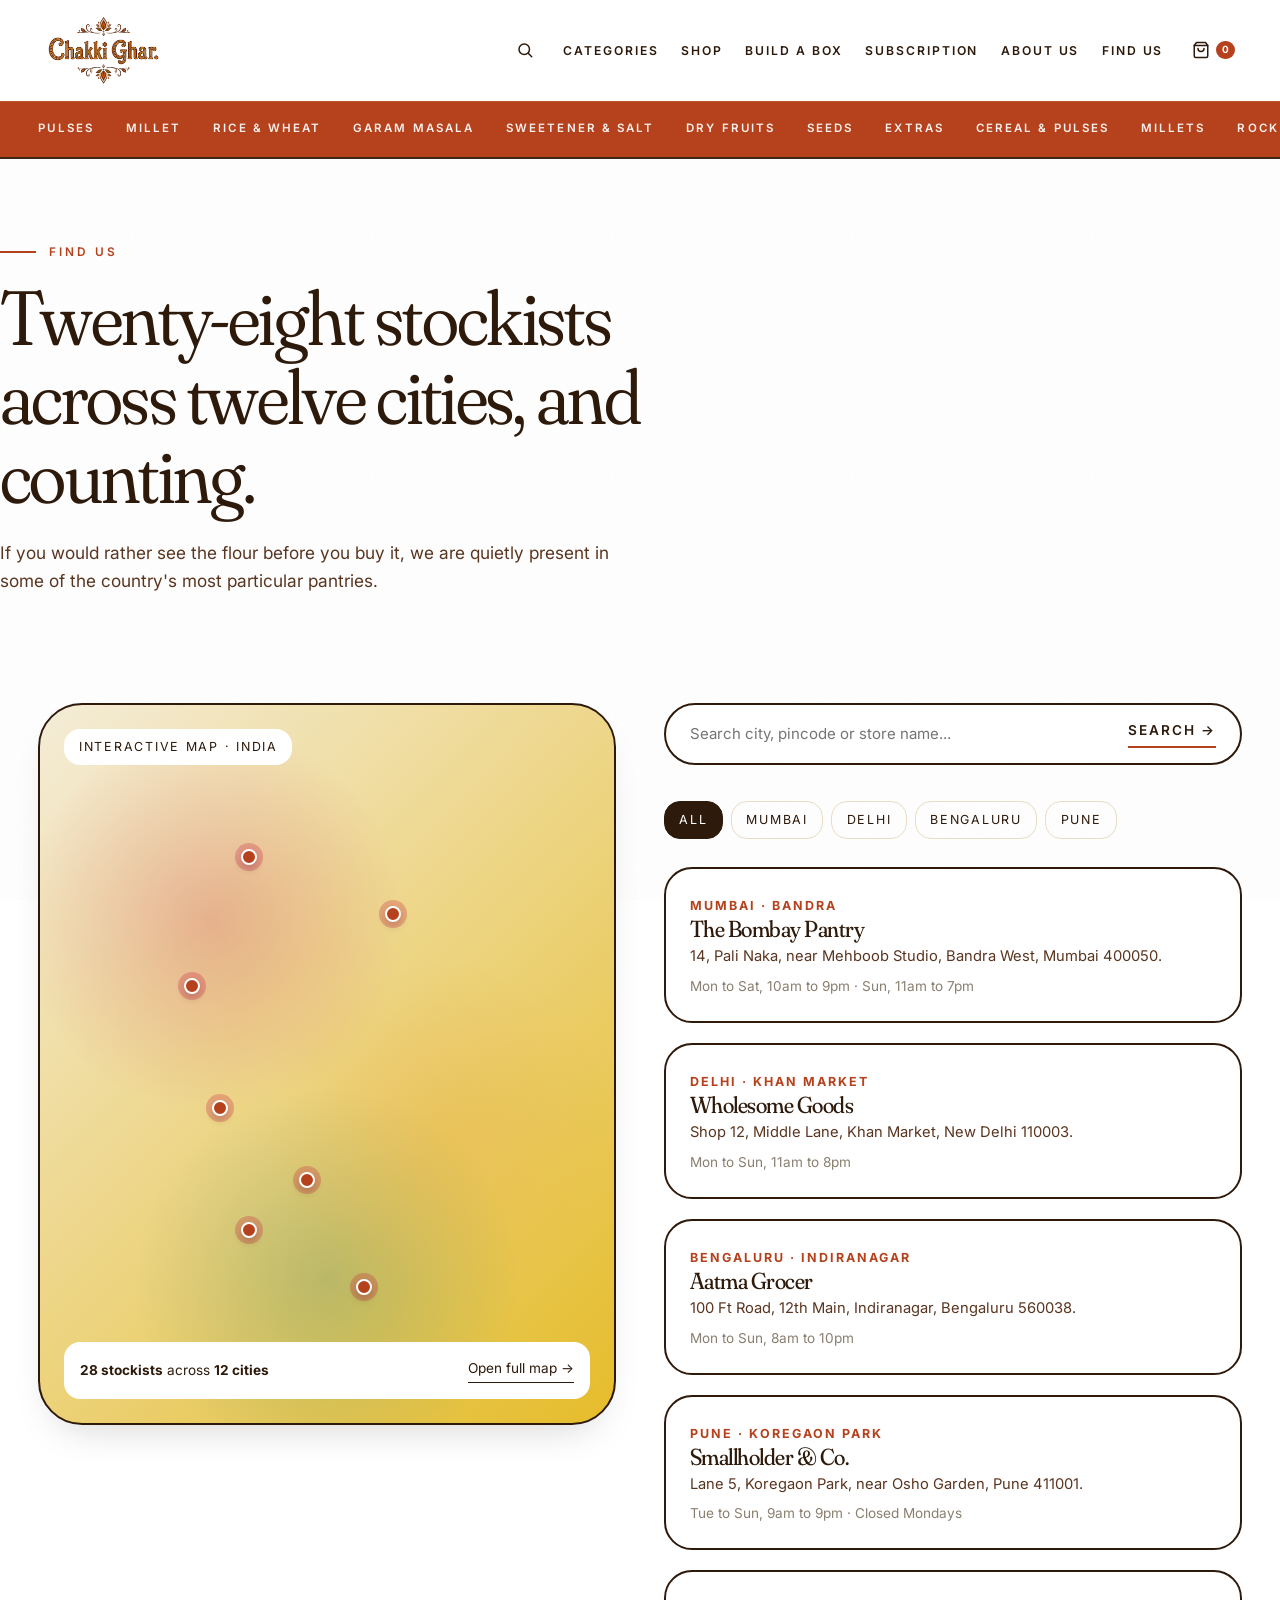
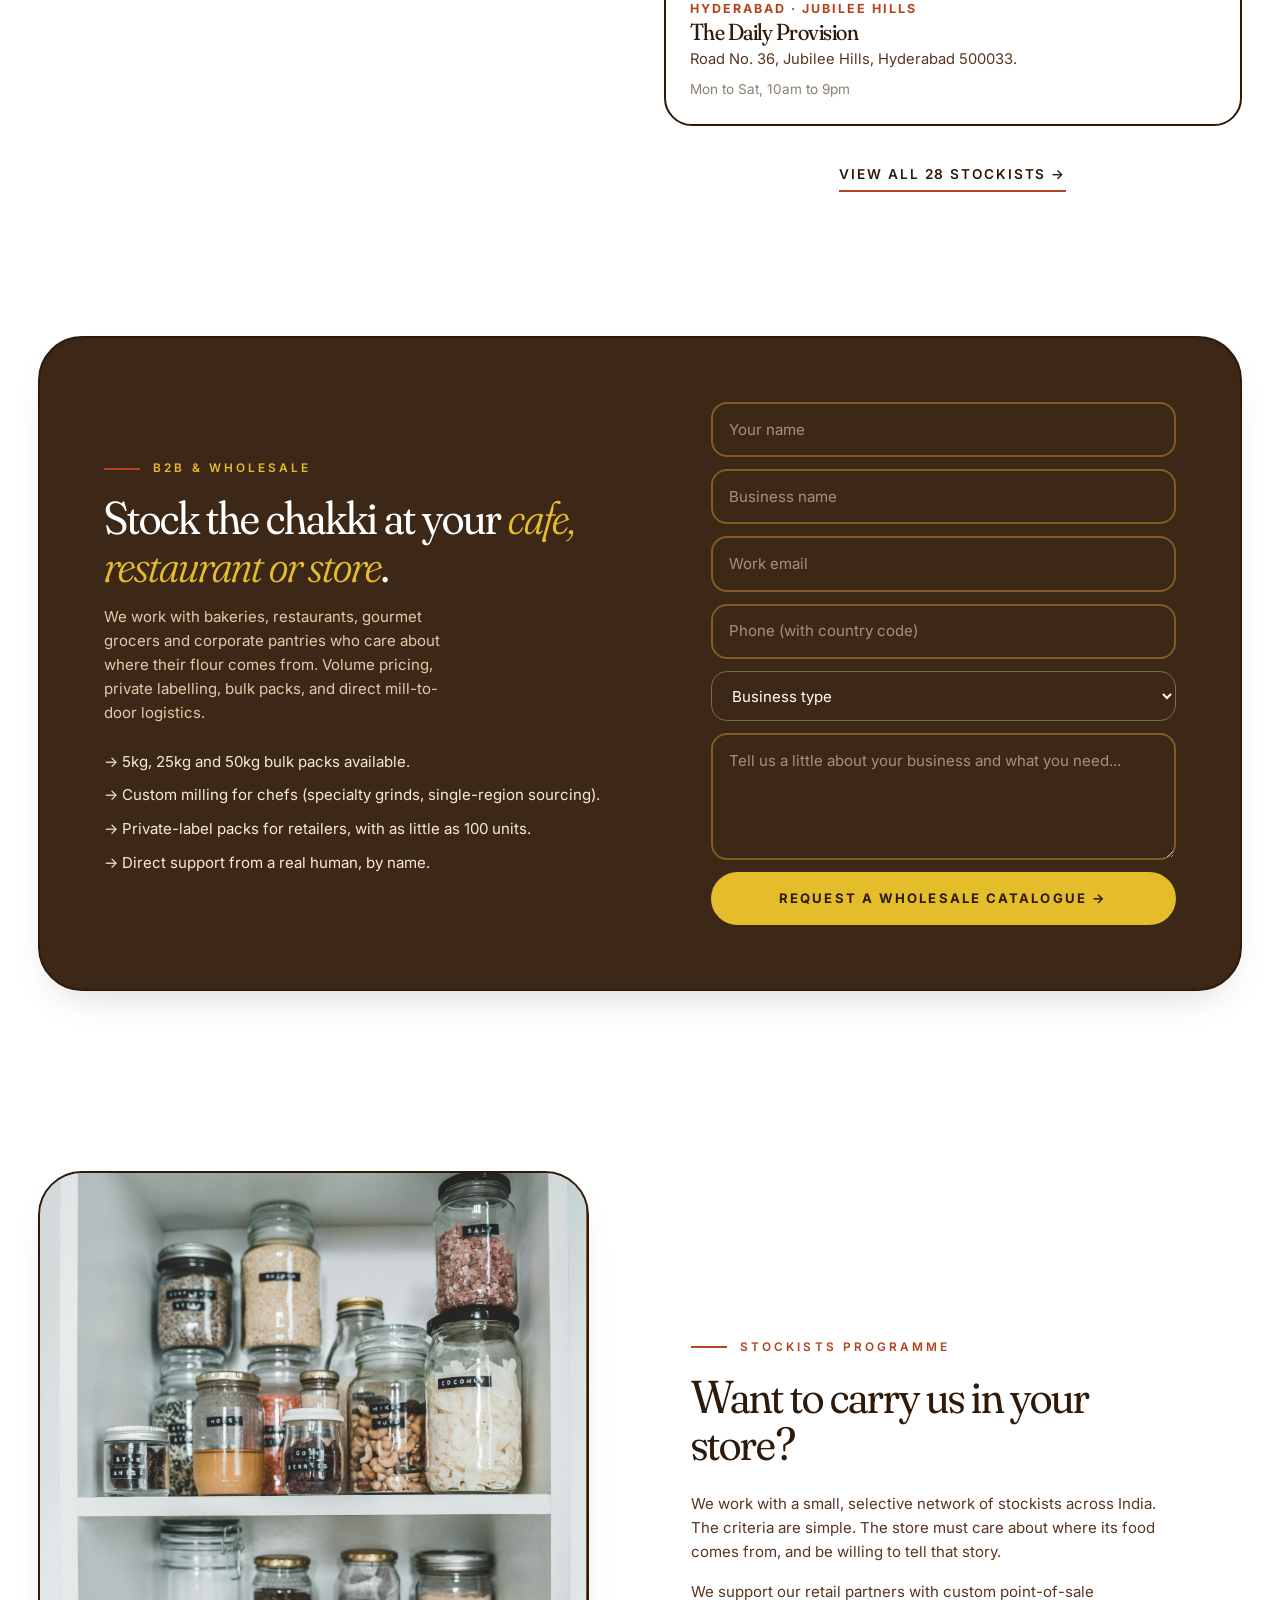
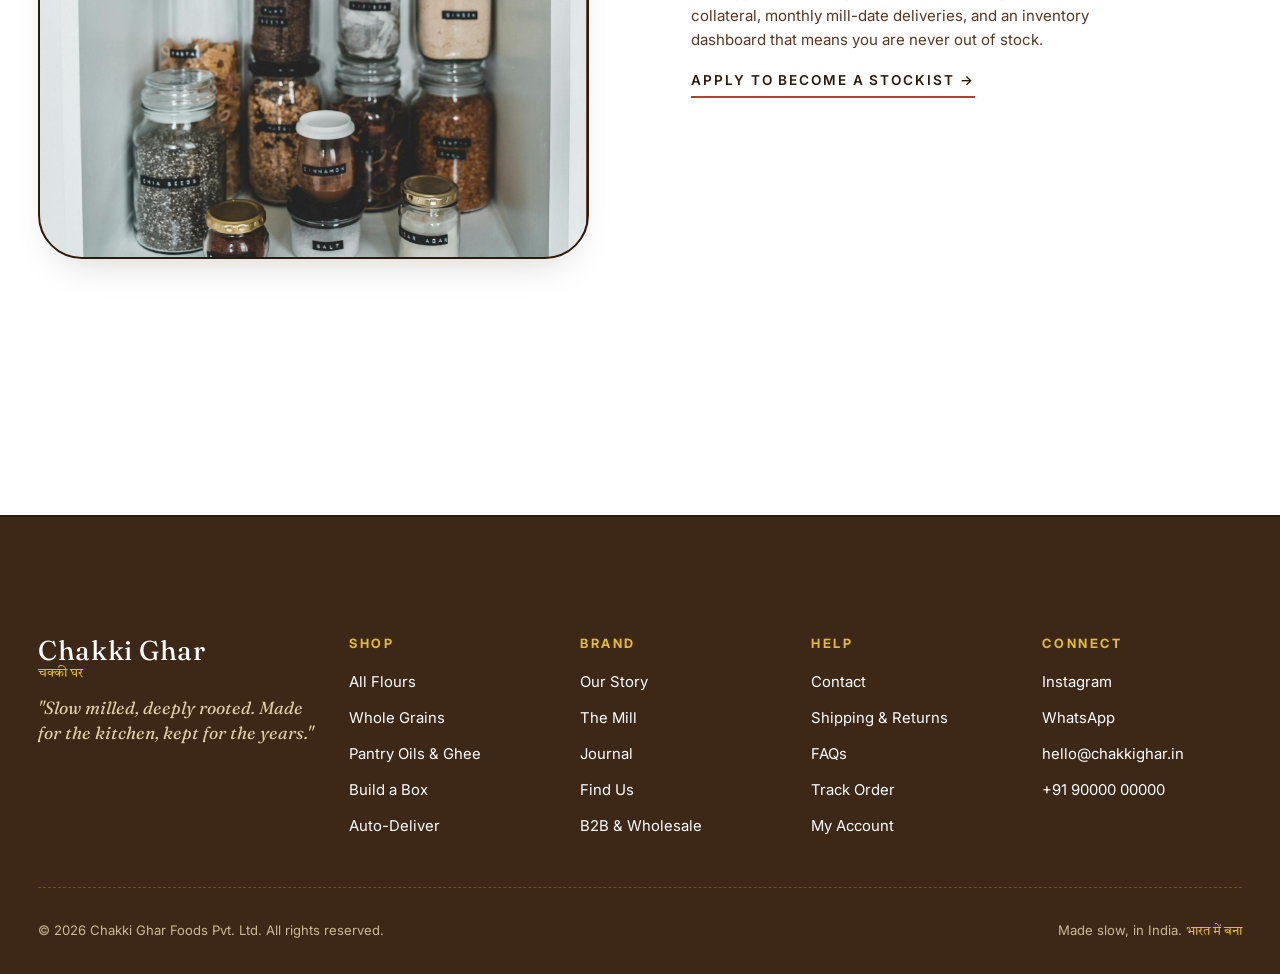
<file: locator.html>
<!doctype html>
<html lang="en">
<head>
  <meta charset="utf-8" />
  <meta name="viewport" content="width=device-width, initial-scale=1" />
  <title>Find Us &amp; B2B · Chakki Ghar</title>
  <meta name="description" content="Stockists and partners across India. Plus our wholesale and B2B program for cafes, restaurants and supermarkets." />
  <link rel="preconnect" href="https://fonts.googleapis.com" />
  <link rel="preconnect" href="https://fonts.gstatic.com" crossorigin />
  <link href="https://fonts.googleapis.com/css2?family=Fraunces:ital,opsz,wght,SOFT@0,9..144,300..600,30..100;1,9..144,300..600,30..100&family=Inter:wght@400;500;600&family=Tiro+Devanagari+Hindi:ital@0;1&display=swap" rel="stylesheet" />
  <link rel="stylesheet" href="assets/css/styles.css" />
</head>
<body>

  <header class="site-header">
    <nav class="nav-primary" aria-label="Primary">
      <a href="index.html" class="logo logo-image"><img src="assets/images/logo.png" alt="Chakki Ghar" /></a>
      <ul class="nav-links">
        <li class="nav-icon-item">
          <button class="icon-btn search-btn" aria-label="Search">
            <svg width="18" height="18" viewBox="0 0 24 24" fill="none" stroke="currentColor" stroke-width="2" stroke-linecap="round" stroke-linejoin="round"><circle cx="11" cy="11" r="7"/><line x1="21" y1="21" x2="16.65" y2="16.65"/></svg>
          </button>
        </li>
        <li class="nav-text-item"><a href="shop.html">Categories</a></li>
        <li class="nav-text-item"><a href="shop.html">Shop</a></li>
        <li class="nav-text-item"><a href="bundles.html">Build a Box</a></li>
        <li class="nav-text-item"><a href="subscribe.html">Subscription</a></li>
        <li class="nav-text-item"><a href="story.html">About Us</a></li>
        <li class="nav-text-item"><a href="locator.html">Find Us</a></li>
        <li class="nav-icon-item">
          <button class="icon-btn cart-btn" aria-label="Open cart">
            <svg width="18" height="18" viewBox="0 0 24 24" fill="none" stroke="currentColor" stroke-width="2" stroke-linecap="round" stroke-linejoin="round"><path d="M6 2L3 6v14a2 2 0 0 0 2 2h14a2 2 0 0 0 2-2V6l-3-4z"/><line x1="3" y1="6" x2="21" y2="6"/><path d="M16 10a4 4 0 0 1-8 0"/></svg>
            <span class="cart-count">0</span>
          </button>
        </li>
        <li class="nav-icon-item nav-mobile-toggle">
          <button class="mobile-toggle" id="menuToggle" aria-label="Open menu">
            <span></span><span></span><span></span>
          </button>
        </li>
      </ul>
    </nav>
    <nav class="nav-categories" aria-label="Product categories">
      <ul class="category-strip">
        <li><a href="shop.html?cat=pulses">Pulses</a></li>
        <li><a href="shop.html?cat=millet">Millet</a></li>
        <li><a href="shop.html?cat=rice-wheat">Rice &amp; Wheat</a></li>
        <li><a href="shop.html?cat=garam-masala">Garam Masala</a></li>
        <li><a href="shop.html?cat=sweetener-salt">Sweetener &amp; Salt</a></li>
        <li><a href="shop.html?cat=dry-fruits">Dry Fruits</a></li>
        <li><a href="shop.html?cat=seeds">Seeds</a></li>
        <li><a href="shop.html?cat=extras">Extras</a></li>
        <li><a href="shop.html?cat=cereal-pulses">Cereal &amp; Pulses</a></li>
        <li><a href="shop.html?cat=millets">Millets</a></li>
        <li><a href="shop.html?cat=rock-black-salt">Rock / Black Salt</a></li>
        <li><a href="shop.html?cat=spices">Spices</a></li>
        <li><a href="shop.html?cat=healthy-seeds">Healthy Seeds</a></li>
        <li><a href="shop.html?cat=basil-sabja">Basil / Sabja Seeds</a></li>
        <li><a href="shop.html?cat=dry-fruit-nuts">Dry Fruit Nuts</a></li>
      </ul>
    </nav>
  </header>

  <nav class="mobile-menu" id="mobileMenu">
    <button class="mobile-close" id="menuClose">Close</button>
    <a href="shop.html">Shop</a><a href="bundles.html">Build a Box</a><a href="subscribe.html">Subscribe</a>
    <a href="story.html">Story</a><a href="journal.html">Journal</a><a href="locator.html">Find Us</a>
  </nav>

  <section class="container locator-hero">
    <span class="eyebrow reveal">Find Us</span>
    <h1 class="reveal" style="margin-top: 1rem;">Twenty-eight stockists across twelve cities, and counting.</h1>
    <p class="lede reveal" style="margin-top: 1.5rem;">If you would rather see the flour before you buy it, we are quietly present in some of the country's most particular pantries.</p>
  </section>

  <section class="container">
    <div class="locator-grid">
      <div class="map-placeholder reveal">
        <div class="pin" style="top: 20%; left: 35%;"></div>
        <div class="pin" style="top: 38%; left: 25%;"></div>
        <div class="pin" style="top: 28%; left: 60%;"></div>
        <div class="pin" style="top: 55%; left: 30%;"></div>
        <div class="pin" style="top: 65%; left: 45%;"></div>
        <div class="pin" style="top: 72%; left: 35%;"></div>
        <div class="pin" style="top: 80%; left: 55%;"></div>
        <div style="position: absolute; top: 1.5rem; left: 1.5rem; background: var(--paper); padding: 0.5rem 0.9rem; font-size: 0.78rem; letter-spacing: 0.14em; text-transform: uppercase; border-radius: var(--radius);">
          Interactive map · India
        </div>
        <div style="position: absolute; bottom: 1.5rem; left: 1.5rem; right: 1.5rem; background: var(--paper); padding: 1rem; font-size: 0.85rem; border-radius: var(--radius); display: flex; justify-content: space-between; align-items: center;">
          <span><strong>28 stockists</strong> across <strong>12 cities</strong></span>
          <a href="#" style="border-bottom: 1px solid currentColor; padding-bottom: 2px;">Open full map →</a>
        </div>
      </div>

      <div class="store-list">
        <div class="store-search reveal">
          <input type="text" placeholder="Search city, pincode or store name..." />
          <button class="btn-text">Search →</button>
        </div>

        <div style="display: flex; gap: 0.5rem; flex-wrap: wrap; margin-bottom: 0.5rem;" class="reveal">
          <button style="padding: 0.5rem 0.9rem; border: 1px solid var(--ink); background: var(--ink); color: var(--paper); border-radius: var(--radius); font-size: 0.78rem; letter-spacing: 0.14em; text-transform: uppercase;">All</button>
          <button style="padding: 0.5rem 0.9rem; border: 1px solid var(--border); border-radius: var(--radius); font-size: 0.78rem; letter-spacing: 0.14em; text-transform: uppercase;">Mumbai</button>
          <button style="padding: 0.5rem 0.9rem; border: 1px solid var(--border); border-radius: var(--radius); font-size: 0.78rem; letter-spacing: 0.14em; text-transform: uppercase;">Delhi</button>
          <button style="padding: 0.5rem 0.9rem; border: 1px solid var(--border); border-radius: var(--radius); font-size: 0.78rem; letter-spacing: 0.14em; text-transform: uppercase;">Bengaluru</button>
          <button style="padding: 0.5rem 0.9rem; border: 1px solid var(--border); border-radius: var(--radius); font-size: 0.78rem; letter-spacing: 0.14em; text-transform: uppercase;">Pune</button>
        </div>

        <div class="store-card reveal">
          <span class="city">Mumbai · Bandra</span>
          <h3>The Bombay Pantry</h3>
          <p>14, Pali Naka, near Mehboob Studio, Bandra West, Mumbai 400050.</p>
          <p class="hrs">Mon to Sat, 10am to 9pm · Sun, 11am to 7pm</p>
        </div>
        <div class="store-card reveal">
          <span class="city">Delhi · Khan Market</span>
          <h3>Wholesome Goods</h3>
          <p>Shop 12, Middle Lane, Khan Market, New Delhi 110003.</p>
          <p class="hrs">Mon to Sun, 11am to 8pm</p>
        </div>
        <div class="store-card reveal">
          <span class="city">Bengaluru · Indiranagar</span>
          <h3>Aatma Grocer</h3>
          <p>100 Ft Road, 12th Main, Indiranagar, Bengaluru 560038.</p>
          <p class="hrs">Mon to Sun, 8am to 10pm</p>
        </div>
        <div class="store-card reveal">
          <span class="city">Pune · Koregaon Park</span>
          <h3>Smallholder &amp; Co.</h3>
          <p>Lane 5, Koregaon Park, near Osho Garden, Pune 411001.</p>
          <p class="hrs">Tue to Sun, 9am to 9pm · Closed Mondays</p>
        </div>
        <div class="store-card reveal">
          <span class="city">Hyderabad · Jubilee Hills</span>
          <h3>The Daily Provision</h3>
          <p>Road No. 36, Jubilee Hills, Hyderabad 500033.</p>
          <p class="hrs">Mon to Sat, 10am to 9pm</p>
        </div>

        <div style="text-align: center; padding: 1rem 0;" class="reveal">
          <a href="#" class="btn-text">View All 28 Stockists →</a>
        </div>
      </div>
    </div>

    <!-- B2B BLOCK -->
    <div class="b2b-block reveal" id="b2b">
      <div>
        <span class="eyebrow" style="color: var(--turmeric);">B2B &amp; Wholesale</span>
        <h2 style="margin-top: 1rem;">Stock the chakki at your <em>cafe, restaurant or store</em>.</h2>
        <p>We work with bakeries, restaurants, gourmet grocers and corporate pantries who care about where their flour comes from. Volume pricing, private labelling, bulk packs, and direct mill-to-door logistics.</p>
        <ul style="list-style: none; display: flex; flex-direction: column; gap: 0.6rem; margin-top: 1.5rem;">
          <li style="color: var(--paper-2);">→ 5kg, 25kg and 50kg bulk packs available.</li>
          <li style="color: var(--paper-2);">→ Custom milling for chefs (specialty grinds, single-region sourcing).</li>
          <li style="color: var(--paper-2);">→ Private-label packs for retailers, with as little as 100 units.</li>
          <li style="color: var(--paper-2);">→ Direct support from a real human, by name.</li>
        </ul>
      </div>
      <form onsubmit="event.preventDefault(); alert('Thank you. Our wholesale team will be in touch within one working day.');">
        <input type="text" placeholder="Your name" required />
        <input type="text" placeholder="Business name" required />
        <input type="email" placeholder="Work email" required />
        <input type="tel" placeholder="Phone (with country code)" />
        <select style="background: transparent; border: 1px solid rgba(255,255,255,0.3); color: var(--paper); padding: 0.85rem 1rem; font: inherit; border-radius: var(--radius);">
          <option style="color: var(--ink);">Business type</option>
          <option style="color: var(--ink);">Restaurant / Cafe</option>
          <option style="color: var(--ink);">Bakery</option>
          <option style="color: var(--ink);">Gourmet retailer</option>
          <option style="color: var(--ink);">Supermarket / Chain</option>
          <option style="color: var(--ink);">Corporate pantry</option>
          <option style="color: var(--ink);">Hotel</option>
          <option style="color: var(--ink);">Other</option>
        </select>
        <textarea placeholder="Tell us a little about your business and what you need..." rows="4"></textarea>
        <button type="submit">Request a Wholesale Catalogue →</button>
      </form>
    </div>
  </section>

  <!-- BECOME A STOCKIST -->
  <section class="section">
    <div class="container">
      <div class="story-split">
        <div class="media reveal">
          <img src="assets/images/stock/pantry-shelf.jpg" alt="Gourmet grocer pantry shelf with Chakki Ghar packs" />
        </div>
        <div class="copy reveal">
          <span class="eyebrow">Stockists Programme</span>
          <h2 style="margin-top: 1rem;">Want to carry us in your store?</h2>
          <p>
            We work with a small, selective network of stockists across India. The criteria are simple. The store must care about where its food comes from, and be willing to tell that story.
          </p>
          <p>
            We support our retail partners with custom point-of-sale collateral, monthly mill-date deliveries, and an inventory dashboard that means you are never out of stock.
          </p>
          <a href="#b2b" class="btn-text">Apply To Become A Stockist <span class="arrow">→</span></a>
        </div>
      </div>
    </div>
  </section>

  <footer class="site-footer">
    <div class="container">
      <div class="footer-grid">
        <div class="brand-block"><div class="logo">Chakki Ghar<span class="sub deva" style="color: var(--turmeric);">चक्की घर</span></div><p>"Slow milled, deeply rooted. Made for the kitchen, kept for the years."</p></div>
        <div><h4>Shop</h4><ul><li><a href="shop.html">All Flours</a></li><li><a href="shop.html">Whole Grains</a></li><li><a href="shop.html">Pantry Oils &amp; Ghee</a></li><li><a href="bundles.html">Build a Box</a></li><li><a href="subscribe.html">Auto-Deliver</a></li></ul></div>
        <div><h4>Brand</h4><ul><li><a href="story.html">Our Story</a></li><li><a href="story.html">The Mill</a></li><li><a href="journal.html">Journal</a></li><li><a href="locator.html">Find Us</a></li><li><a href="locator.html">B2B &amp; Wholesale</a></li></ul></div>
        <div><h4>Help</h4><ul><li><a href="#">Contact</a></li><li><a href="#">Shipping &amp; Returns</a></li><li><a href="#">FAQs</a></li><li><a href="#">Track Order</a></li><li><a href="#">My Account</a></li></ul></div>
        <div><h4>Connect</h4><ul><li><a href="#">Instagram</a></li><li><a href="#">WhatsApp</a></li><li><a href="mailto:hello@chakkighar.in">hello@chakkighar.in</a></li><li><a href="tel:+919000000000">+91 90000 00000</a></li></ul></div>
      </div>
      <div class="footer-bottom"><span>© 2026 Chakki Ghar Foods Pvt. Ltd. All rights reserved.</span><span>Made slow, in India. <span class="deva" style="color: var(--turmeric);">भारत में बना</span></span></div>
    </div>
  </footer>

  <script src="assets/js/main.js"></script>
</body>
</html>
</file>
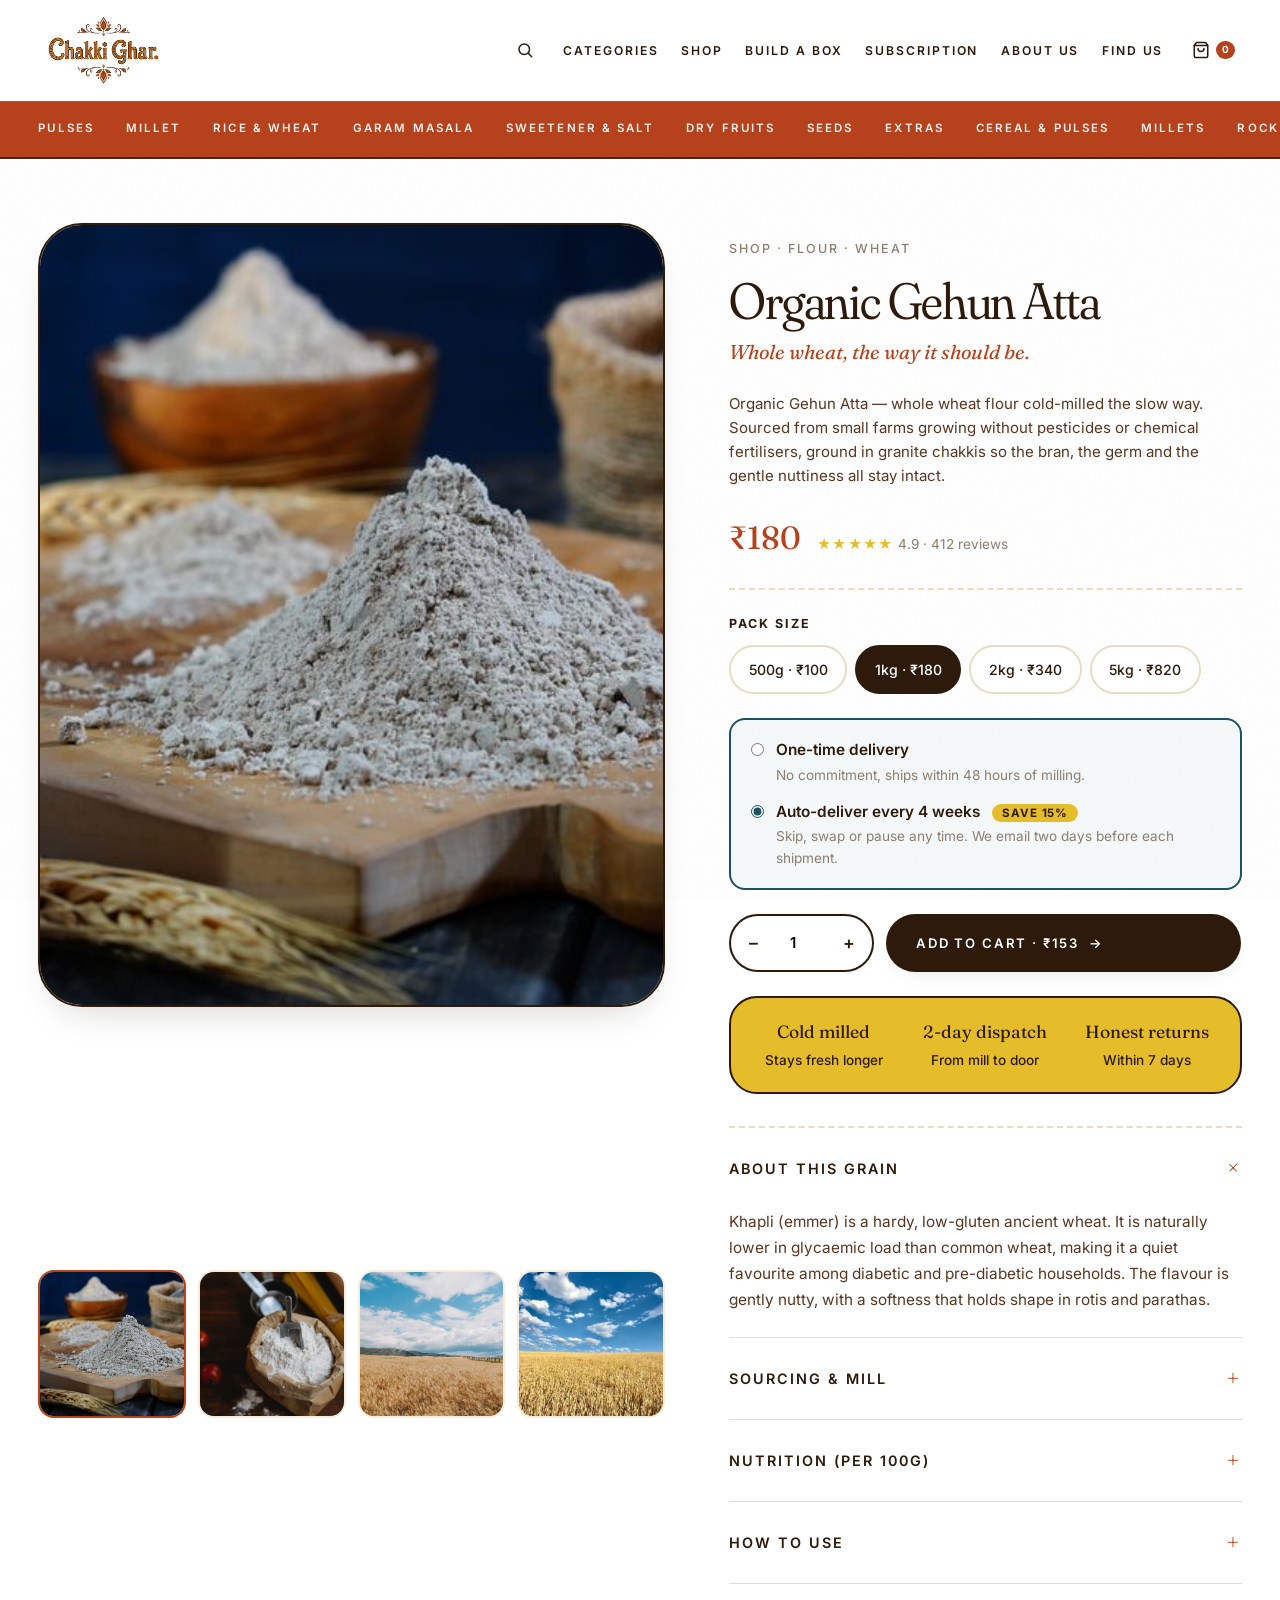
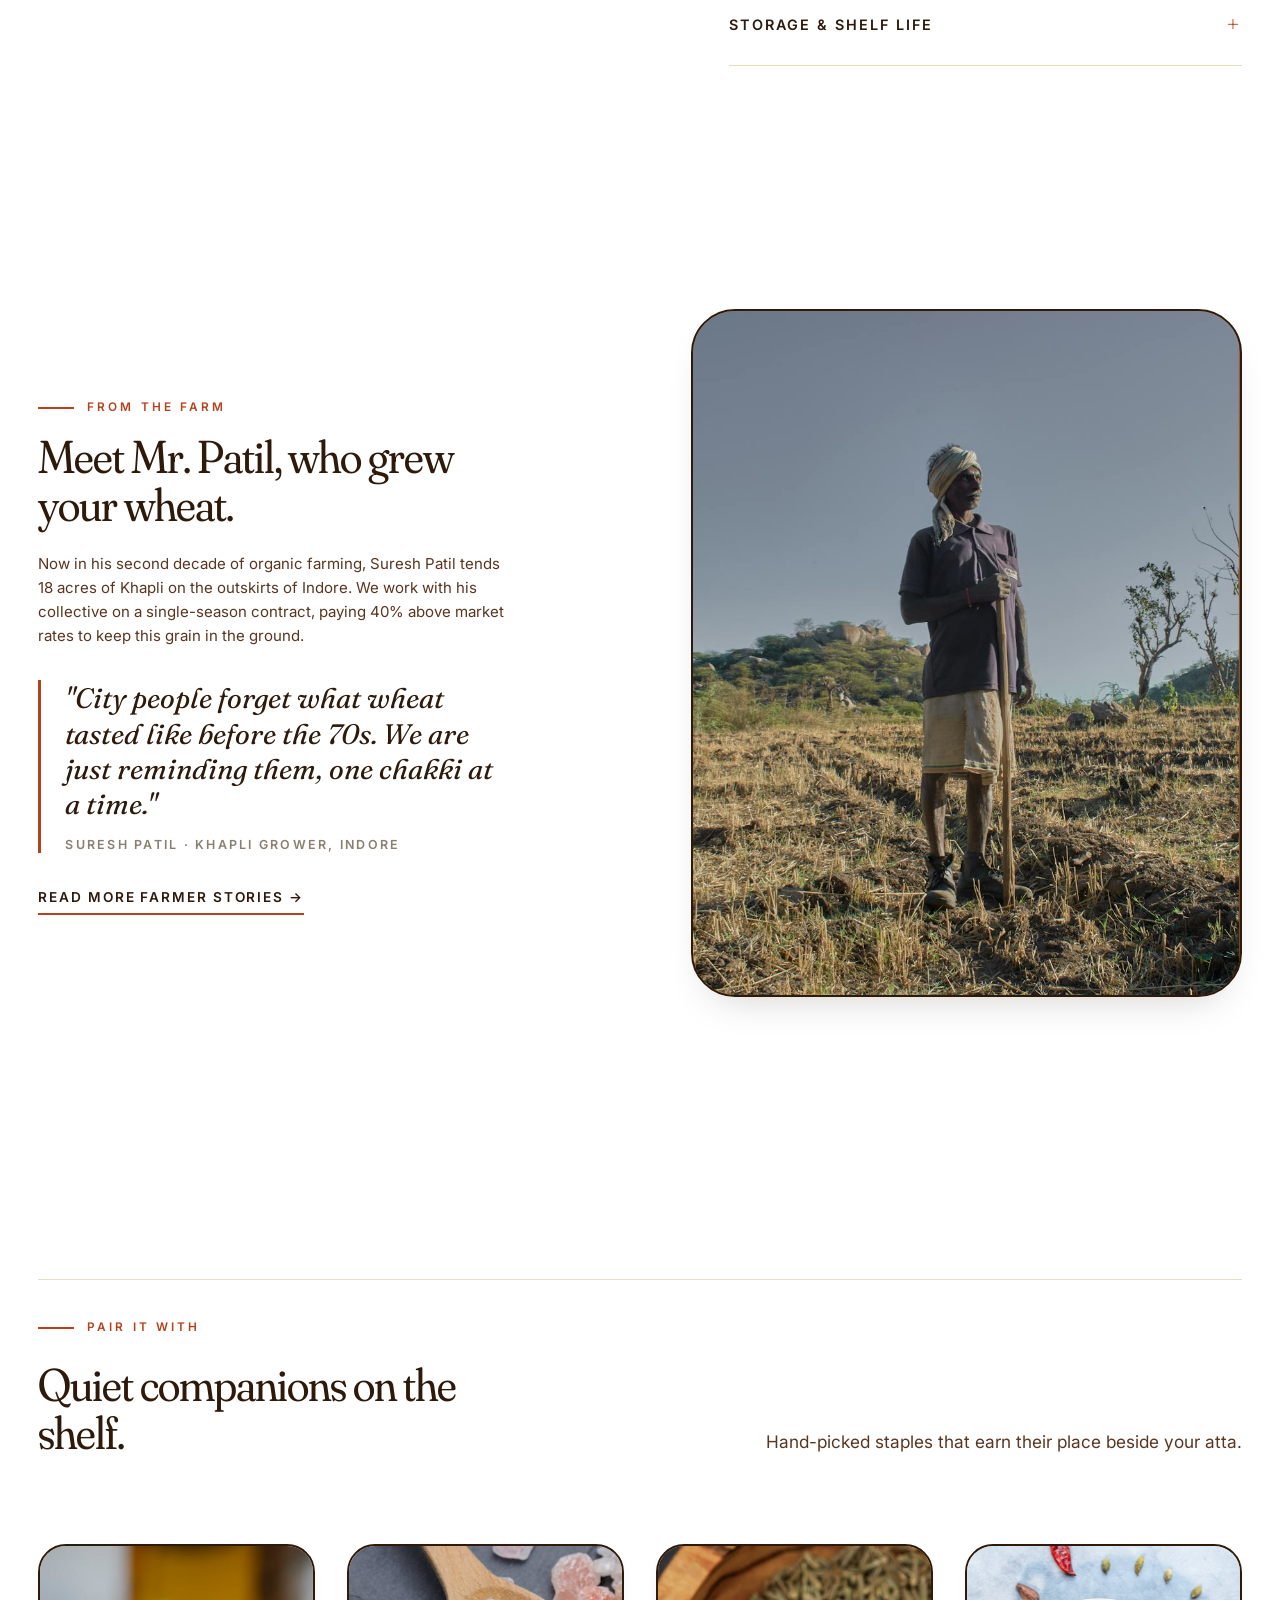
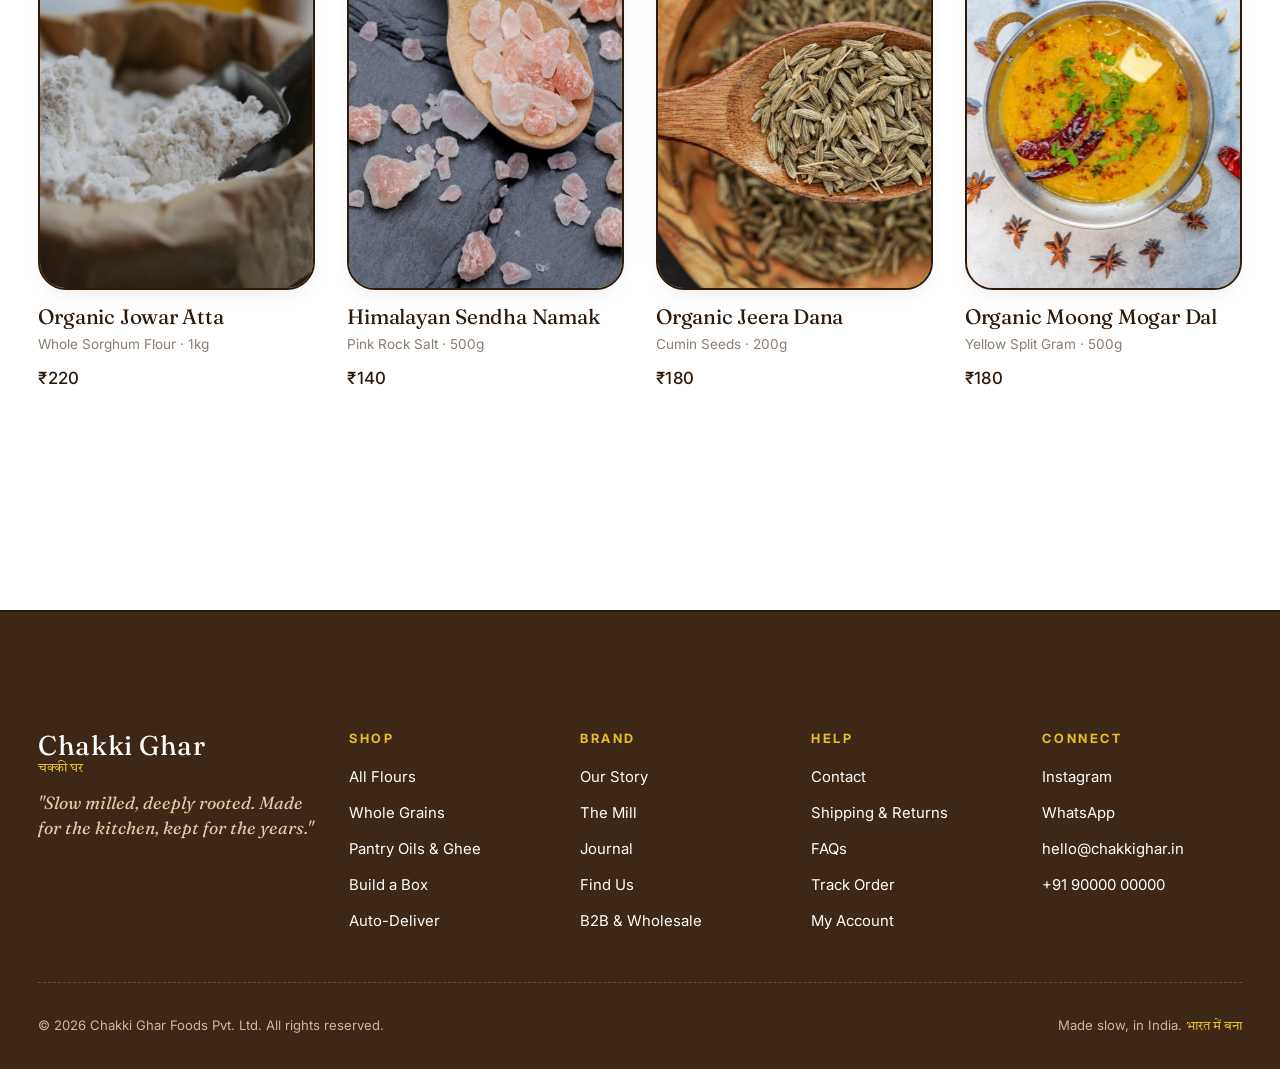
<file: product.html>
<!doctype html>
<html lang="en">
<head>
  <meta charset="utf-8" />
  <meta name="viewport" content="width=device-width, initial-scale=1" />
  <title>Khapli Wheat Atta · Chakki Ghar</title>
  <meta name="description" content="Cold stone-milled Khapli wheat atta, sourced from Madhya Pradesh." />
  <link rel="preconnect" href="https://fonts.googleapis.com" />
  <link rel="preconnect" href="https://fonts.gstatic.com" crossorigin />
  <link href="https://fonts.googleapis.com/css2?family=Fraunces:ital,opsz,wght,SOFT@0,9..144,300..600,30..100;1,9..144,300..600,30..100&family=Inter:wght@400;500;600&family=Tiro+Devanagari+Hindi:ital@0;1&display=swap" rel="stylesheet" />
  <link rel="stylesheet" href="assets/css/styles.css" />
</head>
<body>

  <header class="site-header">
    <nav class="nav-primary" aria-label="Primary">
      <a href="index.html" class="logo logo-image"><img src="assets/images/logo.png" alt="Chakki Ghar" /></a>
      <ul class="nav-links">
        <li class="nav-icon-item">
          <button class="icon-btn search-btn" aria-label="Search">
            <svg width="18" height="18" viewBox="0 0 24 24" fill="none" stroke="currentColor" stroke-width="2" stroke-linecap="round" stroke-linejoin="round"><circle cx="11" cy="11" r="7"/><line x1="21" y1="21" x2="16.65" y2="16.65"/></svg>
          </button>
        </li>
        <li class="nav-text-item"><a href="shop.html">Categories</a></li>
        <li class="nav-text-item"><a href="shop.html">Shop</a></li>
        <li class="nav-text-item"><a href="bundles.html">Build a Box</a></li>
        <li class="nav-text-item"><a href="subscribe.html">Subscription</a></li>
        <li class="nav-text-item"><a href="story.html">About Us</a></li>
        <li class="nav-text-item"><a href="locator.html">Find Us</a></li>
        <li class="nav-icon-item">
          <button class="icon-btn cart-btn" aria-label="Open cart">
            <svg width="18" height="18" viewBox="0 0 24 24" fill="none" stroke="currentColor" stroke-width="2" stroke-linecap="round" stroke-linejoin="round"><path d="M6 2L3 6v14a2 2 0 0 0 2 2h14a2 2 0 0 0 2-2V6l-3-4z"/><line x1="3" y1="6" x2="21" y2="6"/><path d="M16 10a4 4 0 0 1-8 0"/></svg>
            <span class="cart-count">0</span>
          </button>
        </li>
        <li class="nav-icon-item nav-mobile-toggle">
          <button class="mobile-toggle" id="menuToggle" aria-label="Open menu">
            <span></span><span></span><span></span>
          </button>
        </li>
      </ul>
    </nav>
    <nav class="nav-categories" aria-label="Product categories">
      <ul class="category-strip">
        <li><a href="shop.html?cat=pulses">Pulses</a></li>
        <li><a href="shop.html?cat=millet">Millet</a></li>
        <li><a href="shop.html?cat=rice-wheat">Rice &amp; Wheat</a></li>
        <li><a href="shop.html?cat=garam-masala">Garam Masala</a></li>
        <li><a href="shop.html?cat=sweetener-salt">Sweetener &amp; Salt</a></li>
        <li><a href="shop.html?cat=dry-fruits">Dry Fruits</a></li>
        <li><a href="shop.html?cat=seeds">Seeds</a></li>
        <li><a href="shop.html?cat=extras">Extras</a></li>
        <li><a href="shop.html?cat=cereal-pulses">Cereal &amp; Pulses</a></li>
        <li><a href="shop.html?cat=millets">Millets</a></li>
        <li><a href="shop.html?cat=rock-black-salt">Rock / Black Salt</a></li>
        <li><a href="shop.html?cat=spices">Spices</a></li>
        <li><a href="shop.html?cat=healthy-seeds">Healthy Seeds</a></li>
        <li><a href="shop.html?cat=basil-sabja">Basil / Sabja Seeds</a></li>
        <li><a href="shop.html?cat=dry-fruit-nuts">Dry Fruit Nuts</a></li>
      </ul>
    </nav>
  </header>

  <nav class="mobile-menu" id="mobileMenu">
    <button class="mobile-close" id="menuClose">Close</button>
    <a href="shop.html">Shop</a><a href="bundles.html">Build a Box</a><a href="subscribe.html">Subscribe</a>
    <a href="story.html">Story</a><a href="journal.html">Journal</a><a href="locator.html">Find Us</a>
  </nav>

  <section class="container">
    <div class="pdp">
      <div class="pdp-gallery reveal">
        <div class="main">
          <img src="assets/images/products/wheat-flour.jpg" alt="Organic Gehun Atta — Whole Wheat Flour" />
        </div>
        <div class="thumbs">
          <div class="active"><img src="assets/images/products/wheat-flour.jpg" alt="" /></div>
          <div><img src="assets/images/products/wheat-flour-2.jpg" alt="" /></div>
          <div><img src="assets/images/stock/wheat-golden.jpg" alt="" /></div>
          <div><img src="assets/images/stock/wheat-field.jpg" alt="" /></div>
        </div>
      </div>

      <div class="pdp-info reveal">
        <p class="crumb"><a href="shop.html">Shop</a> · Flour · Wheat</p>
        <h1>Organic Gehun Atta</h1>
        <p class="tag-line">Whole wheat, the way it should be.</p>

        <p style="color: var(--ink-soft); margin-bottom: 1rem;">
          Organic Gehun Atta — whole wheat flour cold-milled the slow way. Sourced from small farms growing without pesticides or chemical fertilisers, ground in granite chakkis so the bran, the germ and the gentle nuttiness all stay intact.
        </p>

        <div class="price-row">
          <span class="price">₹180</span>
          <span class="rating"><span class="stars">★★★★★</span> 4.9 · 412 reviews</span>
        </div>

        <div class="option-row">
          <label>Pack Size</label>
          <div class="options">
            <button>500g · ₹100</button>
            <button class="active">1kg · ₹180</button>
            <button>2kg · ₹340</button>
            <button>5kg · ₹820</button>
          </div>
        </div>

        <div class="subscription-toggle">
          <label class="sub-opt">
            <input type="radio" name="delivery" />
            <div>
              <span class="label">One-time delivery</span>
              <span class="desc">No commitment, ships within 48 hours of milling.</span>
            </div>
          </label>
          <label class="sub-opt">
            <input type="radio" name="delivery" checked />
            <div>
              <span class="label">Auto-deliver every 4 weeks <span class="save">Save 15%</span></span>
              <span class="desc">Skip, swap or pause any time. We email two days before each shipment.</span>
            </div>
          </label>
        </div>

        <div class="qty-add">
          <div class="qty">
            <button class="minus" aria-label="Decrease">–</button>
            <input type="number" value="1" min="1" />
            <button class="plus-btn" aria-label="Increase">+</button>
          </div>
          <button class="btn btn-primary add-to-cart">Add to Cart · ₹153 <span class="arrow">→</span></button>
        </div>

        <div class="pdp-trust">
          <div class="item"><strong>Cold milled</strong>Stays fresh longer</div>
          <div class="item"><strong>2-day dispatch</strong>From mill to door</div>
          <div class="item"><strong>Honest returns</strong>Within 7 days</div>
        </div>

        <div class="product-accordion">
          <div class="accordion-item open">
            <button class="accordion-trigger">About this grain<span class="plus">+</span></button>
            <div class="accordion-body"><div class="accordion-body-inner">
              <p>Khapli (emmer) is a hardy, low-gluten ancient wheat. It is naturally lower in glycaemic load than common wheat, making it a quiet favourite among diabetic and pre-diabetic households. The flavour is gently nutty, with a softness that holds shape in rotis and parathas.</p>
            </div></div>
          </div>
          <div class="accordion-item">
            <button class="accordion-trigger">Sourcing &amp; mill<span class="plus">+</span></button>
            <div class="accordion-body"><div class="accordion-body-inner">
              <p>Grown by farmer collectives near Indore, harvested January through March. We mill in a granite stone chakki at 32 RPM, in batches of 40kg. Every batch is tested for moisture, ash and protein.</p>
              <ul>
                <li>Origin: Indore, Madhya Pradesh</li>
                <li>Mill: Granite stone, cold</li>
                <li>Harvest: Single-season</li>
              </ul>
            </div></div>
          </div>
          <div class="accordion-item">
            <button class="accordion-trigger">Nutrition (per 100g)<span class="plus">+</span></button>
            <div class="accordion-body"><div class="accordion-body-inner">
              <p>Energy 332 kcal · Protein 12.6g · Carbohydrate 67g · Dietary Fibre 11.2g · Fat 2.1g · Iron 4.6mg.</p>
              <p>No preservatives. No additives. No bleach. Just slow-milled wheat.</p>
            </div></div>
          </div>
          <div class="accordion-item">
            <button class="accordion-trigger">How to use<span class="plus">+</span></button>
            <div class="accordion-body"><div class="accordion-body-inner">
              <p>Use as you would any atta. Khapli takes a little more water than refined flour and rewards a longer rest. We recommend resting the dough for at least 20 minutes before rolling. Excellent for rotis, parathas, thalipeeth and even short-crust pastry.</p>
            </div></div>
          </div>
          <div class="accordion-item">
            <button class="accordion-trigger">Storage &amp; shelf life<span class="plus">+</span></button>
            <div class="accordion-body"><div class="accordion-body-inner">
              <p>Best stored in an airtight container, away from sunlight. Stays fresh for 90 days from milling at room temperature, or 6 months refrigerated. Each pack is stamped with its mill date, never an arbitrary "best before".</p>
            </div></div>
          </div>
        </div>
      </div>
    </div>
  </section>

  <!-- Press / quote -->
  <section class="section" style="background: var(--paper);">
    <div class="container">
      <div class="story-split">
        <div class="copy reveal">
          <span class="eyebrow">From the farm</span>
          <h2 style="margin-top: 1rem;">Meet Mr. Patil, who grew your wheat.</h2>
          <p>Now in his second decade of organic farming, Suresh Patil tends 18 acres of Khapli on the outskirts of Indore. We work with his collective on a single-season contract, paying 40% above market rates to keep this grain in the ground.</p>
          <div class="story-quote">
            "City people forget what wheat tasted like before the 70s. We are just reminding them, one chakki at a time."
            <cite>Suresh Patil · Khapli Grower, Indore</cite>
          </div>
          <a href="story.html" class="btn-text">Read More Farmer Stories <span class="arrow">→</span></a>
        </div>
        <div class="media reveal">
          <img src="assets/images/stock/farmer-portrait.jpg" alt="Portrait of Mr. Patil in his Khapli field, late afternoon" />
        </div>
      </div>
    </div>
  </section>

  <!-- Pair with -->
  <section class="section">
    <div class="container">
      <div class="section-head reveal">
        <div><span class="eyebrow">Pair It With</span><h2>Quiet companions on the shelf.</h2></div>
        <p class="lede">Hand-picked staples that earn their place beside your atta.</p>
      </div>

      <div class="product-grid">
        <a href="product.html" class="product-card reveal">
          <div class="media"><img src="assets/images/products/jowar.jpg" alt="Organic Jowar Atta" loading="lazy" /><div class="quick">Quick Add</div></div>
          <div class="info"><span class="name">Organic Jowar Atta</span><span class="meta">Whole Sorghum Flour · 1kg</span><span class="price">₹220</span></div>
        </a>
        <a href="product.html" class="product-card reveal">
          <div class="media"><img src="assets/images/products/pink-salt.jpg" alt="Himalayan Sendha Namak" loading="lazy" /><div class="quick">Quick Add</div></div>
          <div class="info"><span class="name">Himalayan Sendha Namak</span><span class="meta">Pink Rock Salt · 500g</span><span class="price">₹140</span></div>
        </a>
        <a href="product.html" class="product-card reveal">
          <div class="media"><img src="assets/images/products/cumin.jpg" alt="Organic Jeera Dana" loading="lazy" /><div class="quick">Quick Add</div></div>
          <div class="info"><span class="name">Organic Jeera Dana</span><span class="meta">Cumin Seeds · 200g</span><span class="price">₹180</span></div>
        </a>
        <a href="product.html" class="product-card reveal">
          <div class="media"><img src="assets/images/products/moong-yellow.jpg" alt="Organic Moong Mogar Dal" loading="lazy" /><div class="quick">Quick Add</div></div>
          <div class="info"><span class="name">Organic Moong Mogar Dal</span><span class="meta">Yellow Split Gram · 500g</span><span class="price">₹180</span></div>
        </a>
      </div>
    </div>
  </section>

  <footer class="site-footer">
    <div class="container">
      <div class="footer-grid">
        <div class="brand-block">
          <div class="logo">Chakki Ghar<span class="sub deva" style="color: var(--turmeric);">चक्की घर</span></div>
          <p>"Slow milled, deeply rooted. Made for the kitchen, kept for the years."</p>
        </div>
        <div><h4>Shop</h4><ul><li><a href="shop.html">All Flours</a></li><li><a href="shop.html">Whole Grains</a></li><li><a href="shop.html">Pantry Oils &amp; Ghee</a></li><li><a href="bundles.html">Build a Box</a></li><li><a href="subscribe.html">Auto-Deliver</a></li></ul></div>
        <div><h4>Brand</h4><ul><li><a href="story.html">Our Story</a></li><li><a href="story.html">The Mill</a></li><li><a href="journal.html">Journal</a></li><li><a href="locator.html">Find Us</a></li><li><a href="locator.html">B2B &amp; Wholesale</a></li></ul></div>
        <div><h4>Help</h4><ul><li><a href="#">Contact</a></li><li><a href="#">Shipping &amp; Returns</a></li><li><a href="#">FAQs</a></li><li><a href="#">Track Order</a></li><li><a href="#">My Account</a></li></ul></div>
        <div><h4>Connect</h4><ul><li><a href="#">Instagram</a></li><li><a href="#">WhatsApp</a></li><li><a href="mailto:hello@chakkighar.in">hello@chakkighar.in</a></li><li><a href="tel:+919000000000">+91 90000 00000</a></li></ul></div>
      </div>
      <div class="footer-bottom">
        <span>© 2026 Chakki Ghar Foods Pvt. Ltd. All rights reserved.</span>
        <span>Made slow, in India. <span class="deva" style="color: var(--turmeric);">भारत में बना</span></span>
      </div>
    </div>
  </footer>

  <script src="assets/js/main.js"></script>
</body>
</html>
</file>
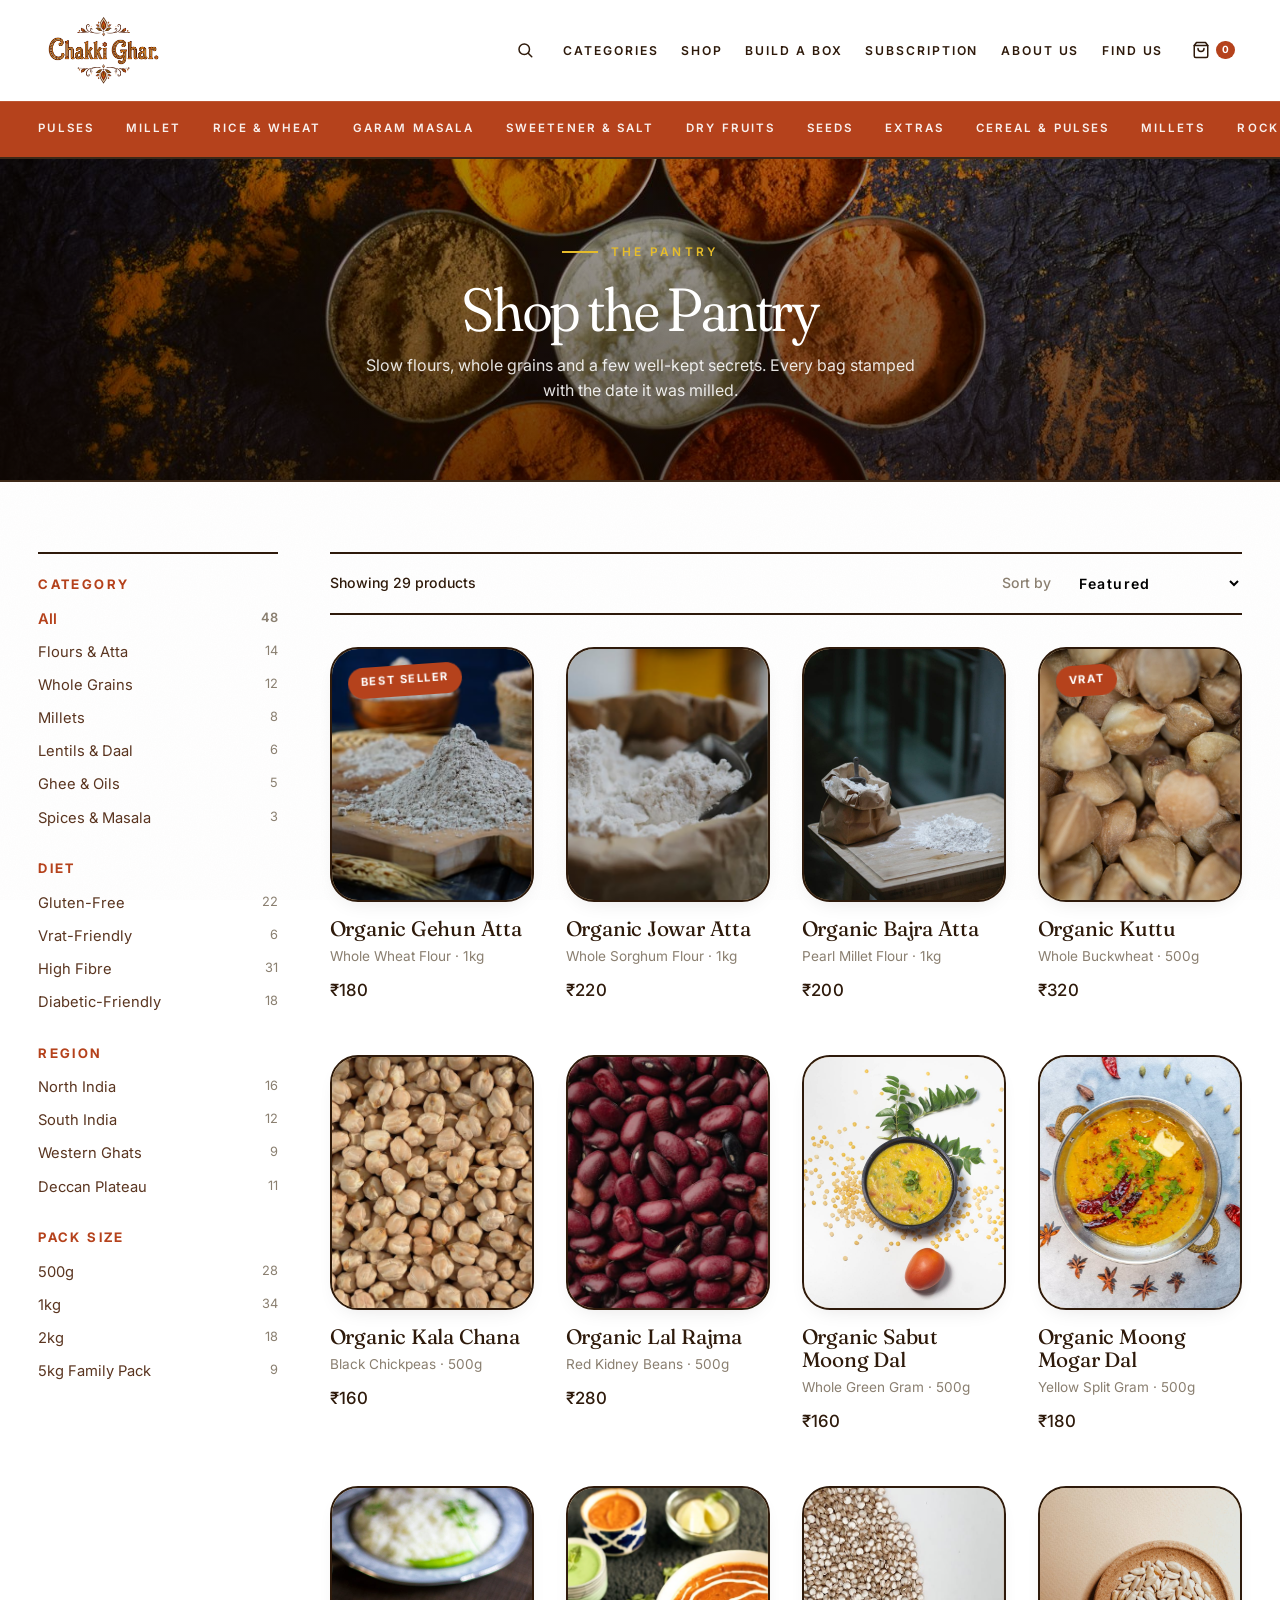
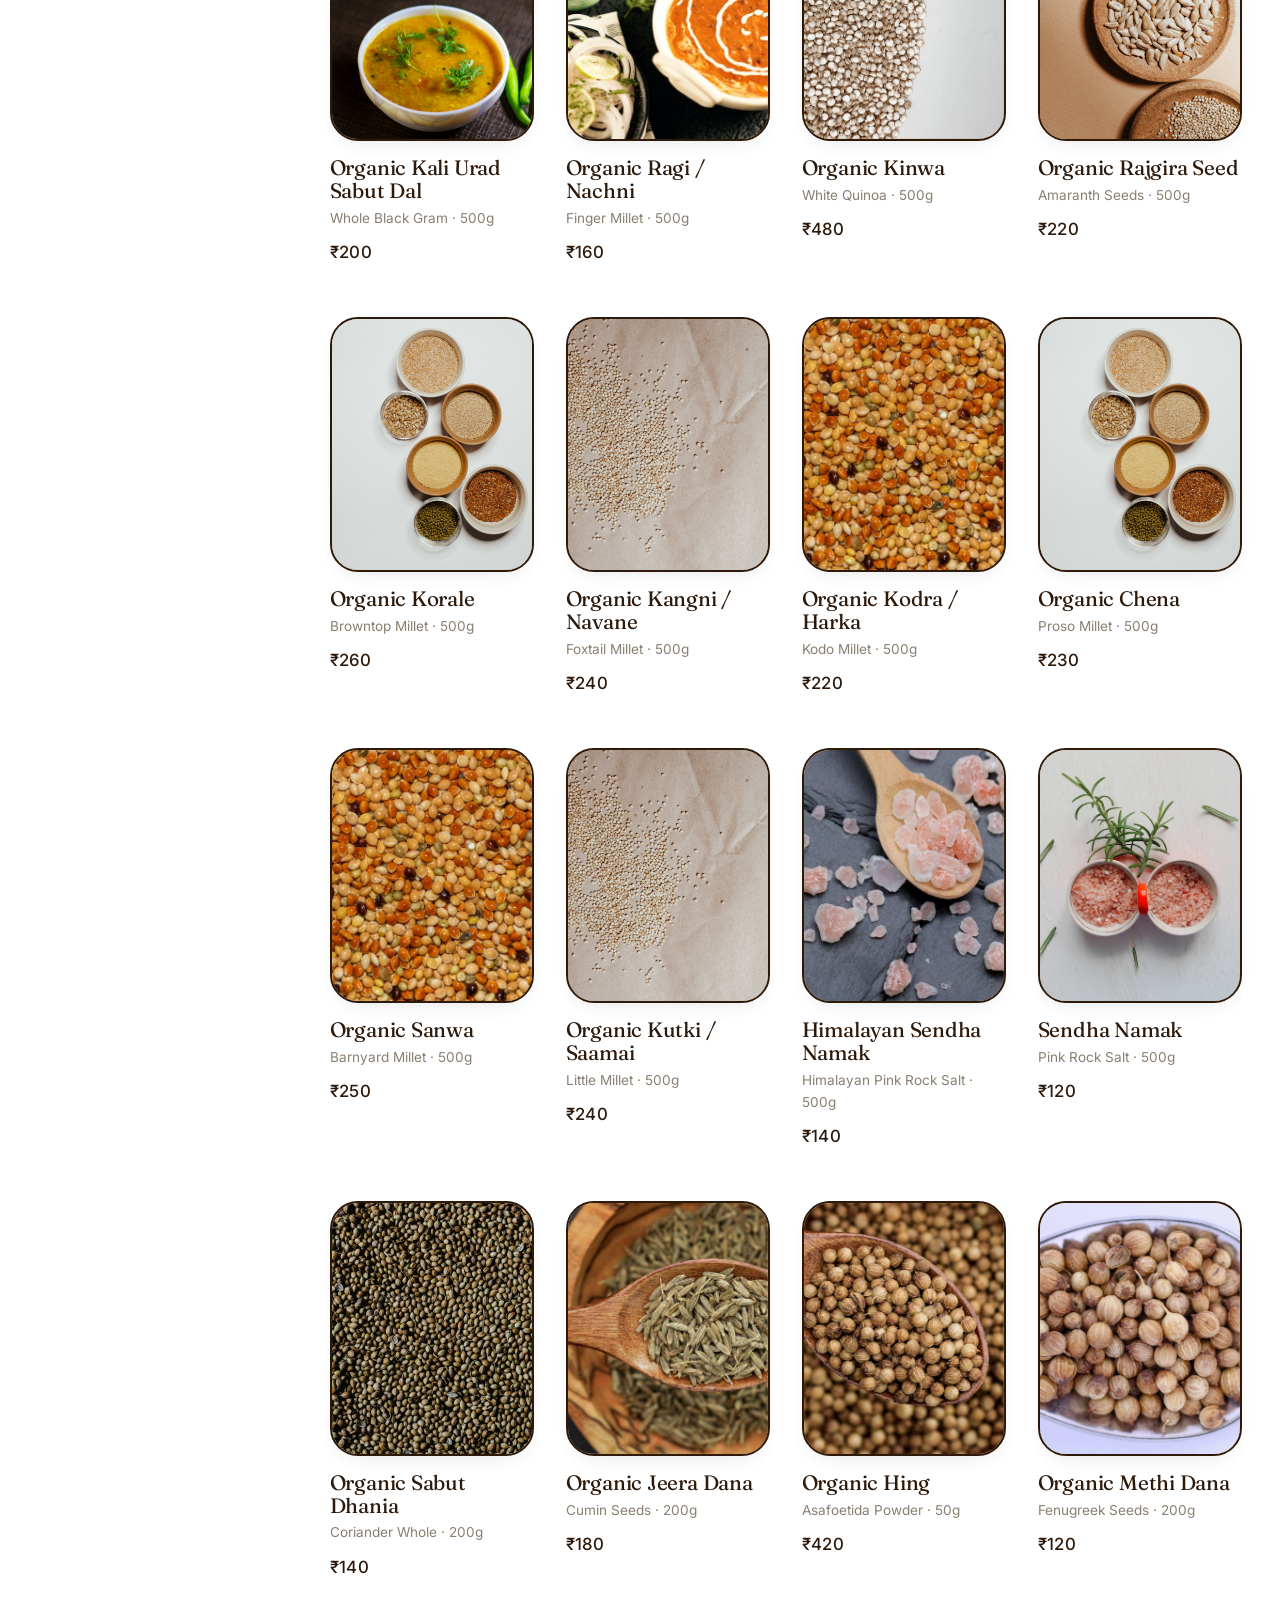
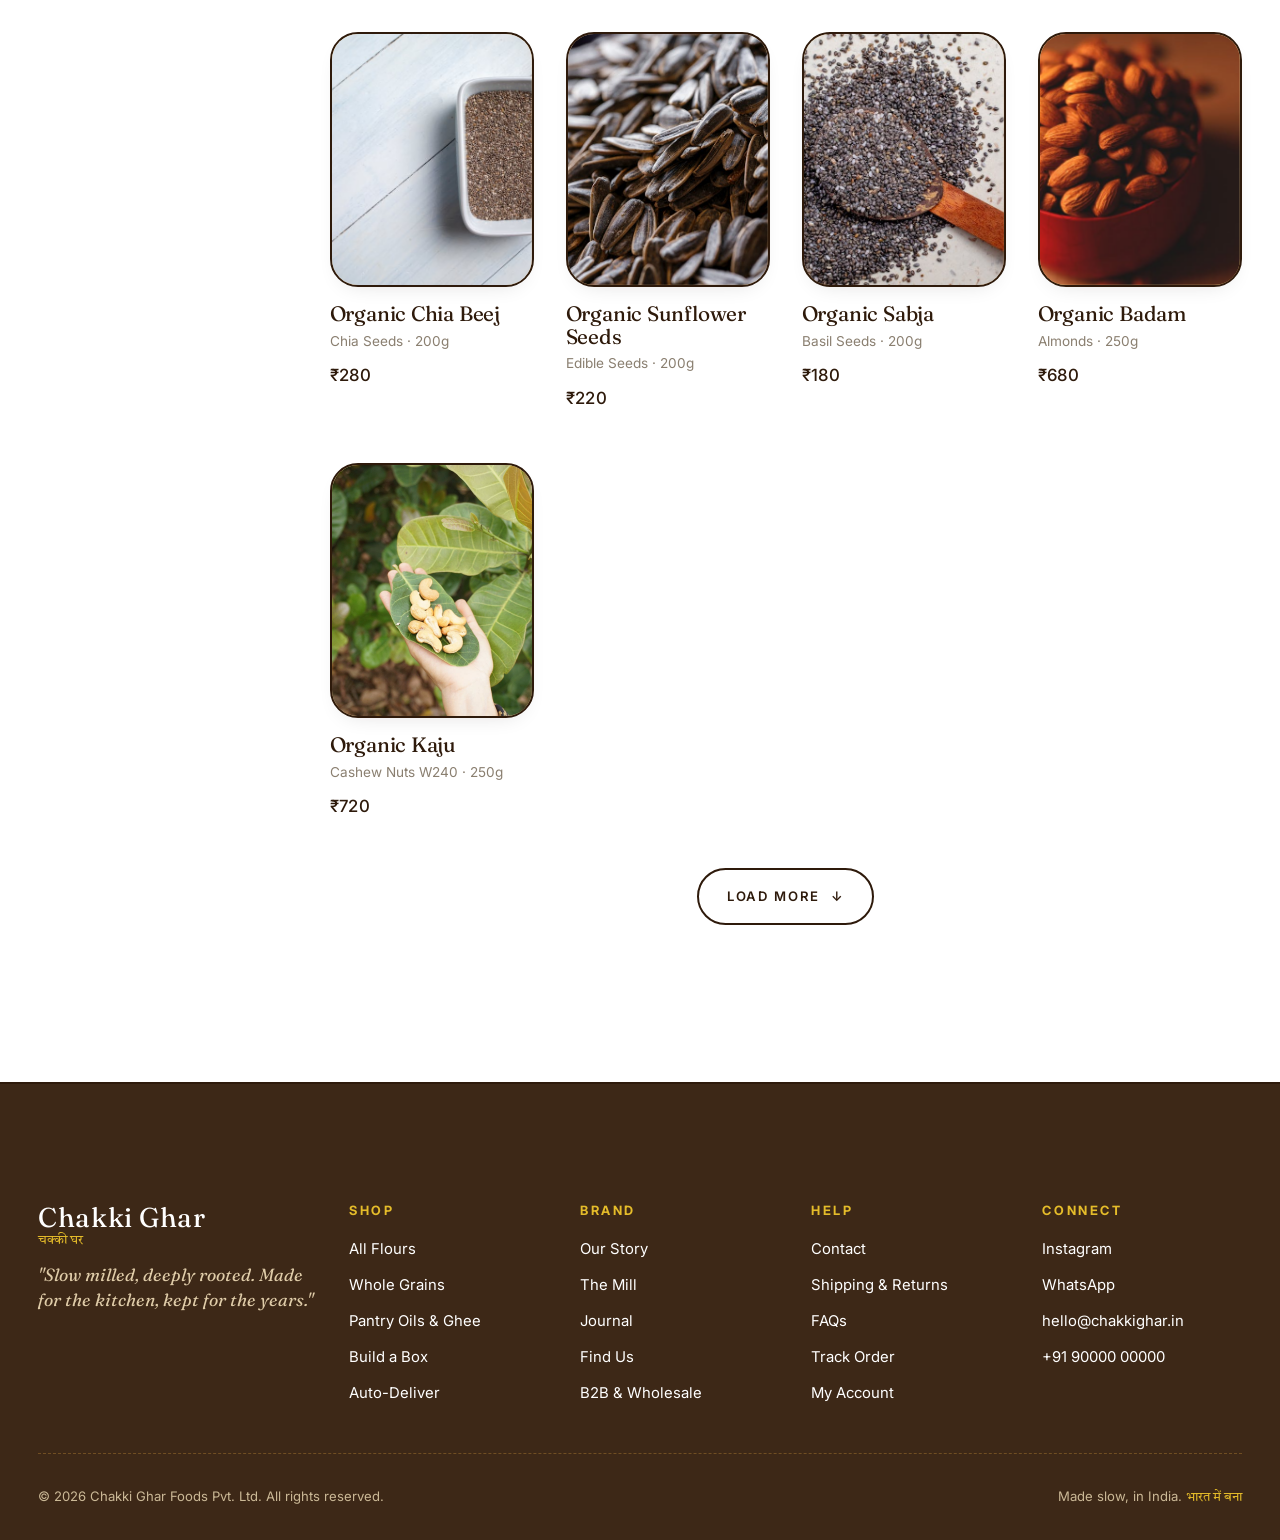
<file: shop.html>
<!doctype html>
<html lang="en">
<head>
  <meta charset="utf-8" />
  <meta name="viewport" content="width=device-width, initial-scale=1" />
  <title>Shop the Pantry · Chakki Ghar</title>
  <meta name="description" content="Stone milled flours, whole grains, ghee and slow pantry staples. Sourced from regional Indian growers." />
  <link rel="preconnect" href="https://fonts.googleapis.com" />
  <link rel="preconnect" href="https://fonts.gstatic.com" crossorigin />
  <link href="https://fonts.googleapis.com/css2?family=Fraunces:ital,opsz,wght,SOFT@0,9..144,300..600,30..100;1,9..144,300..600,30..100&family=Inter:wght@400;500;600&family=Tiro+Devanagari+Hindi:ital@0;1&display=swap" rel="stylesheet" />
  <link rel="stylesheet" href="assets/css/styles.css" />
</head>
<body>

  <header class="site-header">
    <nav class="nav-primary" aria-label="Primary">
      <a href="index.html" class="logo logo-image"><img src="assets/images/logo.png" alt="Chakki Ghar" /></a>
      <ul class="nav-links">
        <li class="nav-icon-item">
          <button class="icon-btn search-btn" aria-label="Search">
            <svg width="18" height="18" viewBox="0 0 24 24" fill="none" stroke="currentColor" stroke-width="2" stroke-linecap="round" stroke-linejoin="round"><circle cx="11" cy="11" r="7"/><line x1="21" y1="21" x2="16.65" y2="16.65"/></svg>
          </button>
        </li>
        <li class="nav-text-item"><a href="shop.html">Categories</a></li>
        <li class="nav-text-item"><a href="shop.html">Shop</a></li>
        <li class="nav-text-item"><a href="bundles.html">Build a Box</a></li>
        <li class="nav-text-item"><a href="subscribe.html">Subscription</a></li>
        <li class="nav-text-item"><a href="story.html">About Us</a></li>
        <li class="nav-text-item"><a href="locator.html">Find Us</a></li>
        <li class="nav-icon-item">
          <button class="icon-btn cart-btn" aria-label="Open cart">
            <svg width="18" height="18" viewBox="0 0 24 24" fill="none" stroke="currentColor" stroke-width="2" stroke-linecap="round" stroke-linejoin="round"><path d="M6 2L3 6v14a2 2 0 0 0 2 2h14a2 2 0 0 0 2-2V6l-3-4z"/><line x1="3" y1="6" x2="21" y2="6"/><path d="M16 10a4 4 0 0 1-8 0"/></svg>
            <span class="cart-count">0</span>
          </button>
        </li>
        <li class="nav-icon-item nav-mobile-toggle">
          <button class="mobile-toggle" id="menuToggle" aria-label="Open menu">
            <span></span><span></span><span></span>
          </button>
        </li>
      </ul>
    </nav>
    <nav class="nav-categories" aria-label="Product categories">
      <ul class="category-strip">
        <li><a href="shop.html?cat=pulses">Pulses</a></li>
        <li><a href="shop.html?cat=millet">Millet</a></li>
        <li><a href="shop.html?cat=rice-wheat">Rice &amp; Wheat</a></li>
        <li><a href="shop.html?cat=garam-masala">Garam Masala</a></li>
        <li><a href="shop.html?cat=sweetener-salt">Sweetener &amp; Salt</a></li>
        <li><a href="shop.html?cat=dry-fruits">Dry Fruits</a></li>
        <li><a href="shop.html?cat=seeds">Seeds</a></li>
        <li><a href="shop.html?cat=extras">Extras</a></li>
        <li><a href="shop.html?cat=cereal-pulses">Cereal &amp; Pulses</a></li>
        <li><a href="shop.html?cat=millets">Millets</a></li>
        <li><a href="shop.html?cat=rock-black-salt">Rock / Black Salt</a></li>
        <li><a href="shop.html?cat=spices">Spices</a></li>
        <li><a href="shop.html?cat=healthy-seeds">Healthy Seeds</a></li>
        <li><a href="shop.html?cat=basil-sabja">Basil / Sabja Seeds</a></li>
        <li><a href="shop.html?cat=dry-fruit-nuts">Dry Fruit Nuts</a></li>
      </ul>
    </nav>
  </header>

  <nav class="mobile-menu" id="mobileMenu">
    <button class="mobile-close" id="menuClose">Close</button>
    <a href="shop.html">Shop</a>
    <a href="bundles.html">Build a Box</a>
    <a href="subscribe.html">Subscribe</a>
    <a href="story.html">Story</a>
    <a href="journal.html">Journal</a>
    <a href="locator.html">Find Us</a>
  </nav>

  <section class="page-banner" style="background-image: url('assets/images/stock/spices-flatlay.jpg');">
    <div class="page-banner-content">
      <span class="eyebrow">The Pantry</span>
      <h1>Shop the Pantry</h1>
      <p>Slow flours, whole grains and a few well-kept secrets. Every bag stamped with the date it was milled.</p>
    </div>
  </section>

  <section class="container">
    <div class="shop-layout">
      <aside class="shop-filters">
        <div class="filter-group">
          <h4>Category</h4>
          <ul>
            <li class="active"><span>All</span><span class="count">48</span></li>
            <li><span>Flours &amp; Atta</span><span class="count">14</span></li>
            <li><span>Whole Grains</span><span class="count">12</span></li>
            <li><span>Millets</span><span class="count">8</span></li>
            <li><span>Lentils &amp; Daal</span><span class="count">6</span></li>
            <li><span>Ghee &amp; Oils</span><span class="count">5</span></li>
            <li><span>Spices &amp; Masala</span><span class="count">3</span></li>
          </ul>
        </div>
        <div class="filter-group">
          <h4>Diet</h4>
          <ul>
            <li><span>Gluten-Free</span><span class="count">22</span></li>
            <li><span>Vrat-Friendly</span><span class="count">6</span></li>
            <li><span>High Fibre</span><span class="count">31</span></li>
            <li><span>Diabetic-Friendly</span><span class="count">18</span></li>
          </ul>
        </div>
        <div class="filter-group">
          <h4>Region</h4>
          <ul>
            <li><span>North India</span><span class="count">16</span></li>
            <li><span>South India</span><span class="count">12</span></li>
            <li><span>Western Ghats</span><span class="count">9</span></li>
            <li><span>Deccan Plateau</span><span class="count">11</span></li>
          </ul>
        </div>
        <div class="filter-group">
          <h4>Pack Size</h4>
          <ul>
            <li><span>500g</span><span class="count">28</span></li>
            <li><span>1kg</span><span class="count">34</span></li>
            <li><span>2kg</span><span class="count">18</span></li>
            <li><span>5kg Family Pack</span><span class="count">9</span></li>
          </ul>
        </div>
      </aside>

      <div>
        <div class="shop-toolbar reveal">
          <span>Showing 29 products</span>
          <div class="flex gap-3" style="align-items: center;">
            <span style="color: var(--warm-grey);">Sort by</span>
            <select>
              <option>Featured</option>
              <option>Newest</option>
              <option>Price, low to high</option>
              <option>Price, high to low</option>
              <option>Best selling</option>
            </select>
          </div>
        </div>

        <div class="product-grid">
          <a href="product.html" class="product-card reveal">
            <div class="media">
              <img src="assets/images/products/wheat-flour.jpg" alt="Organic Gehun Atta" loading="lazy" />
              <div class="badge">Best Seller</div>
              <div class="quick">Quick Add</div>
            </div>
            <div class="info">
              <span class="name">Organic Gehun Atta</span>
              <span class="meta">Whole Wheat Flour · 1kg</span>
              <span class="price">₹180</span>
            </div>
          </a>
          <a href="product.html" class="product-card reveal">
            <div class="media">
              <img src="assets/images/products/jowar.jpg" alt="Organic Jowar Atta" loading="lazy" />
              
              <div class="quick">Quick Add</div>
            </div>
            <div class="info">
              <span class="name">Organic Jowar Atta</span>
              <span class="meta">Whole Sorghum Flour · 1kg</span>
              <span class="price">₹220</span>
            </div>
          </a>
          <a href="product.html" class="product-card reveal">
            <div class="media">
              <img src="assets/images/products/bajra.jpg" alt="Organic Bajra Atta" loading="lazy" />
              
              <div class="quick">Quick Add</div>
            </div>
            <div class="info">
              <span class="name">Organic Bajra Atta</span>
              <span class="meta">Pearl Millet Flour · 1kg</span>
              <span class="price">₹200</span>
            </div>
          </a>
          <a href="product.html" class="product-card reveal">
            <div class="media">
              <img src="assets/images/products/buckwheat.jpg" alt="Organic Kuttu" loading="lazy" />
              <div class="badge">Vrat</div>
              <div class="quick">Quick Add</div>
            </div>
            <div class="info">
              <span class="name">Organic Kuttu</span>
              <span class="meta">Whole Buckwheat · 500g</span>
              <span class="price">₹320</span>
            </div>
          </a>
          <a href="product.html" class="product-card reveal">
            <div class="media">
              <img src="assets/images/products/kala-chana.jpg" alt="Organic Kala Chana" loading="lazy" />
              
              <div class="quick">Quick Add</div>
            </div>
            <div class="info">
              <span class="name">Organic Kala Chana</span>
              <span class="meta">Black Chickpeas · 500g</span>
              <span class="price">₹160</span>
            </div>
          </a>
          <a href="product.html" class="product-card reveal">
            <div class="media">
              <img src="assets/images/products/rajma.jpg" alt="Organic Lal Rajma" loading="lazy" />
              
              <div class="quick">Quick Add</div>
            </div>
            <div class="info">
              <span class="name">Organic Lal Rajma</span>
              <span class="meta">Red Kidney Beans · 500g</span>
              <span class="price">₹280</span>
            </div>
          </a>
          <a href="product.html" class="product-card reveal">
            <div class="media">
              <img src="assets/images/products/moong-green.jpg" alt="Organic Sabut Moong Dal" loading="lazy" />
              
              <div class="quick">Quick Add</div>
            </div>
            <div class="info">
              <span class="name">Organic Sabut Moong Dal</span>
              <span class="meta">Whole Green Gram · 500g</span>
              <span class="price">₹160</span>
            </div>
          </a>
          <a href="product.html" class="product-card reveal">
            <div class="media">
              <img src="assets/images/products/moong-yellow.jpg" alt="Organic Moong Mogar Dal" loading="lazy" />
              
              <div class="quick">Quick Add</div>
            </div>
            <div class="info">
              <span class="name">Organic Moong Mogar Dal</span>
              <span class="meta">Yellow Split Gram · 500g</span>
              <span class="price">₹180</span>
            </div>
          </a>
          <a href="product.html" class="product-card reveal">
            <div class="media">
              <img src="assets/images/products/urad-dal.jpg" alt="Organic Kali Urad Sabut Dal" loading="lazy" />
              
              <div class="quick">Quick Add</div>
            </div>
            <div class="info">
              <span class="name">Organic Kali Urad Sabut Dal</span>
              <span class="meta">Whole Black Gram · 500g</span>
              <span class="price">₹200</span>
            </div>
          </a>
          <a href="product.html" class="product-card reveal">
            <div class="media">
              <img src="assets/images/products/ragi.jpg" alt="Organic Ragi / Nachni" loading="lazy" />
              
              <div class="quick">Quick Add</div>
            </div>
            <div class="info">
              <span class="name">Organic Ragi / Nachni</span>
              <span class="meta">Finger Millet · 500g</span>
              <span class="price">₹160</span>
            </div>
          </a>
          <a href="product.html" class="product-card reveal">
            <div class="media">
              <img src="assets/images/products/quinoa.jpg" alt="Organic Kinwa" loading="lazy" />
              
              <div class="quick">Quick Add</div>
            </div>
            <div class="info">
              <span class="name">Organic Kinwa</span>
              <span class="meta">White Quinoa · 500g</span>
              <span class="price">₹480</span>
            </div>
          </a>
          <a href="product.html" class="product-card reveal">
            <div class="media">
              <img src="assets/images/products/amaranth.jpg" alt="Organic Rajgira Seed" loading="lazy" />
              
              <div class="quick">Quick Add</div>
            </div>
            <div class="info">
              <span class="name">Organic Rajgira Seed</span>
              <span class="meta">Amaranth Seeds · 500g</span>
              <span class="price">₹220</span>
            </div>
          </a>
          <a href="product.html" class="product-card reveal">
            <div class="media">
              <img src="assets/images/products/proso-millet.jpg" alt="Organic Korale" loading="lazy" />
              
              <div class="quick">Quick Add</div>
            </div>
            <div class="info">
              <span class="name">Organic Korale</span>
              <span class="meta">Browntop Millet · 500g</span>
              <span class="price">₹260</span>
            </div>
          </a>
          <a href="product.html" class="product-card reveal">
            <div class="media">
              <img src="assets/images/products/foxtail-millet.jpg" alt="Organic Kangni / Navane" loading="lazy" />
              
              <div class="quick">Quick Add</div>
            </div>
            <div class="info">
              <span class="name">Organic Kangni / Navane</span>
              <span class="meta">Foxtail Millet · 500g</span>
              <span class="price">₹240</span>
            </div>
          </a>
          <a href="product.html" class="product-card reveal">
            <div class="media">
              <img src="assets/images/products/kodo-millet.jpg" alt="Organic Kodra / Harka" loading="lazy" />
              
              <div class="quick">Quick Add</div>
            </div>
            <div class="info">
              <span class="name">Organic Kodra / Harka</span>
              <span class="meta">Kodo Millet · 500g</span>
              <span class="price">₹220</span>
            </div>
          </a>
          <a href="product.html" class="product-card reveal">
            <div class="media">
              <img src="assets/images/products/proso-millet.jpg" alt="Organic Chena" loading="lazy" />
              
              <div class="quick">Quick Add</div>
            </div>
            <div class="info">
              <span class="name">Organic Chena</span>
              <span class="meta">Proso Millet · 500g</span>
              <span class="price">₹230</span>
            </div>
          </a>
          <a href="product.html" class="product-card reveal">
            <div class="media">
              <img src="assets/images/products/kodo-millet.jpg" alt="Organic Sanwa" loading="lazy" />
              
              <div class="quick">Quick Add</div>
            </div>
            <div class="info">
              <span class="name">Organic Sanwa</span>
              <span class="meta">Barnyard Millet · 500g</span>
              <span class="price">₹250</span>
            </div>
          </a>
          <a href="product.html" class="product-card reveal">
            <div class="media">
              <img src="assets/images/products/foxtail-millet.jpg" alt="Organic Kutki / Saamai" loading="lazy" />
              
              <div class="quick">Quick Add</div>
            </div>
            <div class="info">
              <span class="name">Organic Kutki / Saamai</span>
              <span class="meta">Little Millet · 500g</span>
              <span class="price">₹240</span>
            </div>
          </a>
          <a href="product.html" class="product-card reveal">
            <div class="media">
              <img src="assets/images/products/pink-salt.jpg" alt="Himalayan Sendha Namak" loading="lazy" />
              
              <div class="quick">Quick Add</div>
            </div>
            <div class="info">
              <span class="name">Himalayan Sendha Namak</span>
              <span class="meta">Himalayan Pink Rock Salt · 500g</span>
              <span class="price">₹140</span>
            </div>
          </a>
          <a href="product.html" class="product-card reveal">
            <div class="media">
              <img src="assets/images/products/pink-salt-2.jpg" alt="Sendha Namak" loading="lazy" />
              
              <div class="quick">Quick Add</div>
            </div>
            <div class="info">
              <span class="name">Sendha Namak</span>
              <span class="meta">Pink Rock Salt · 500g</span>
              <span class="price">₹120</span>
            </div>
          </a>
          <a href="product.html" class="product-card reveal">
            <div class="media">
              <img src="assets/images/products/coriander.jpg" alt="Organic Sabut Dhania" loading="lazy" />
              
              <div class="quick">Quick Add</div>
            </div>
            <div class="info">
              <span class="name">Organic Sabut Dhania</span>
              <span class="meta">Coriander Whole · 200g</span>
              <span class="price">₹140</span>
            </div>
          </a>
          <a href="product.html" class="product-card reveal">
            <div class="media">
              <img src="assets/images/products/cumin.jpg" alt="Organic Jeera Dana" loading="lazy" />
              
              <div class="quick">Quick Add</div>
            </div>
            <div class="info">
              <span class="name">Organic Jeera Dana</span>
              <span class="meta">Cumin Seeds · 200g</span>
              <span class="price">₹180</span>
            </div>
          </a>
          <a href="product.html" class="product-card reveal">
            <div class="media">
              <img src="assets/images/products/hing.jpg" alt="Organic Hing" loading="lazy" />
              
              <div class="quick">Quick Add</div>
            </div>
            <div class="info">
              <span class="name">Organic Hing</span>
              <span class="meta">Asafoetida Powder · 50g</span>
              <span class="price">₹420</span>
            </div>
          </a>
          <a href="product.html" class="product-card reveal">
            <div class="media">
              <img src="assets/images/products/methi.jpg" alt="Organic Methi Dana" loading="lazy" />
              
              <div class="quick">Quick Add</div>
            </div>
            <div class="info">
              <span class="name">Organic Methi Dana</span>
              <span class="meta">Fenugreek Seeds · 200g</span>
              <span class="price">₹120</span>
            </div>
          </a>
          <a href="product.html" class="product-card reveal">
            <div class="media">
              <img src="assets/images/products/chia.jpg" alt="Organic Chia Beej" loading="lazy" />
              
              <div class="quick">Quick Add</div>
            </div>
            <div class="info">
              <span class="name">Organic Chia Beej</span>
              <span class="meta">Chia Seeds · 200g</span>
              <span class="price">₹280</span>
            </div>
          </a>
          <a href="product.html" class="product-card reveal">
            <div class="media">
              <img src="assets/images/products/sunflower.jpg" alt="Organic Sunflower Seeds" loading="lazy" />
              
              <div class="quick">Quick Add</div>
            </div>
            <div class="info">
              <span class="name">Organic Sunflower Seeds</span>
              <span class="meta">Edible Seeds · 200g</span>
              <span class="price">₹220</span>
            </div>
          </a>
          <a href="product.html" class="product-card reveal">
            <div class="media">
              <img src="assets/images/products/sabja.jpg" alt="Organic Sabja" loading="lazy" />
              
              <div class="quick">Quick Add</div>
            </div>
            <div class="info">
              <span class="name">Organic Sabja</span>
              <span class="meta">Basil Seeds · 200g</span>
              <span class="price">₹180</span>
            </div>
          </a>
          <a href="product.html" class="product-card reveal">
            <div class="media">
              <img src="assets/images/products/almond.jpg" alt="Organic Badam" loading="lazy" />
              
              <div class="quick">Quick Add</div>
            </div>
            <div class="info">
              <span class="name">Organic Badam</span>
              <span class="meta">Almonds · 250g</span>
              <span class="price">₹680</span>
            </div>
          </a>
          <a href="product.html" class="product-card reveal">
            <div class="media">
              <img src="assets/images/products/cashew.jpg" alt="Organic Kaju" loading="lazy" />
              
              <div class="quick">Quick Add</div>
            </div>
            <div class="info">
              <span class="name">Organic Kaju</span>
              <span class="meta">Cashew Nuts W240 · 250g</span>
              <span class="price">₹720</span>
            </div>
          </a>
        </div>

        <div style="text-align: center; margin-top: 3rem;" class="reveal">
          <a href="#" class="btn btn-outline">Load More <span class="arrow">↓</span></a>
        </div>
      </div>
    </div>
  </section>

  <footer class="site-footer">
    <div class="container">
      <div class="footer-grid">
        <div class="brand-block">
          <div class="logo">Chakki Ghar<span class="sub deva" style="color: var(--turmeric);">चक्की घर</span></div>
          <p>"Slow milled, deeply rooted. Made for the kitchen, kept for the years."</p>
        </div>
        <div><h4>Shop</h4><ul>
          <li><a href="shop.html">All Flours</a></li>
          <li><a href="shop.html">Whole Grains</a></li>
          <li><a href="shop.html">Pantry Oils &amp; Ghee</a></li>
          <li><a href="bundles.html">Build a Box</a></li>
          <li><a href="subscribe.html">Auto-Deliver</a></li>
        </ul></div>
        <div><h4>Brand</h4><ul>
          <li><a href="story.html">Our Story</a></li>
          <li><a href="story.html">The Mill</a></li>
          <li><a href="journal.html">Journal</a></li>
          <li><a href="locator.html">Find Us</a></li>
          <li><a href="locator.html">B2B &amp; Wholesale</a></li>
        </ul></div>
        <div><h4>Help</h4><ul>
          <li><a href="#">Contact</a></li>
          <li><a href="#">Shipping &amp; Returns</a></li>
          <li><a href="#">FAQs</a></li>
          <li><a href="#">Track Order</a></li>
          <li><a href="#">My Account</a></li>
        </ul></div>
        <div><h4>Connect</h4><ul>
          <li><a href="#">Instagram</a></li>
          <li><a href="#">WhatsApp</a></li>
          <li><a href="mailto:hello@chakkighar.in">hello@chakkighar.in</a></li>
          <li><a href="tel:+919000000000">+91 90000 00000</a></li>
        </ul></div>
      </div>
      <div class="footer-bottom">
        <span>© 2026 Chakki Ghar Foods Pvt. Ltd. All rights reserved.</span>
        <span>Made slow, in India. <span class="deva" style="color: var(--turmeric);">भारत में बना</span></span>
      </div>
    </div>
  </footer>

  <script src="assets/js/main.js"></script>
</body>
</html>
</file>
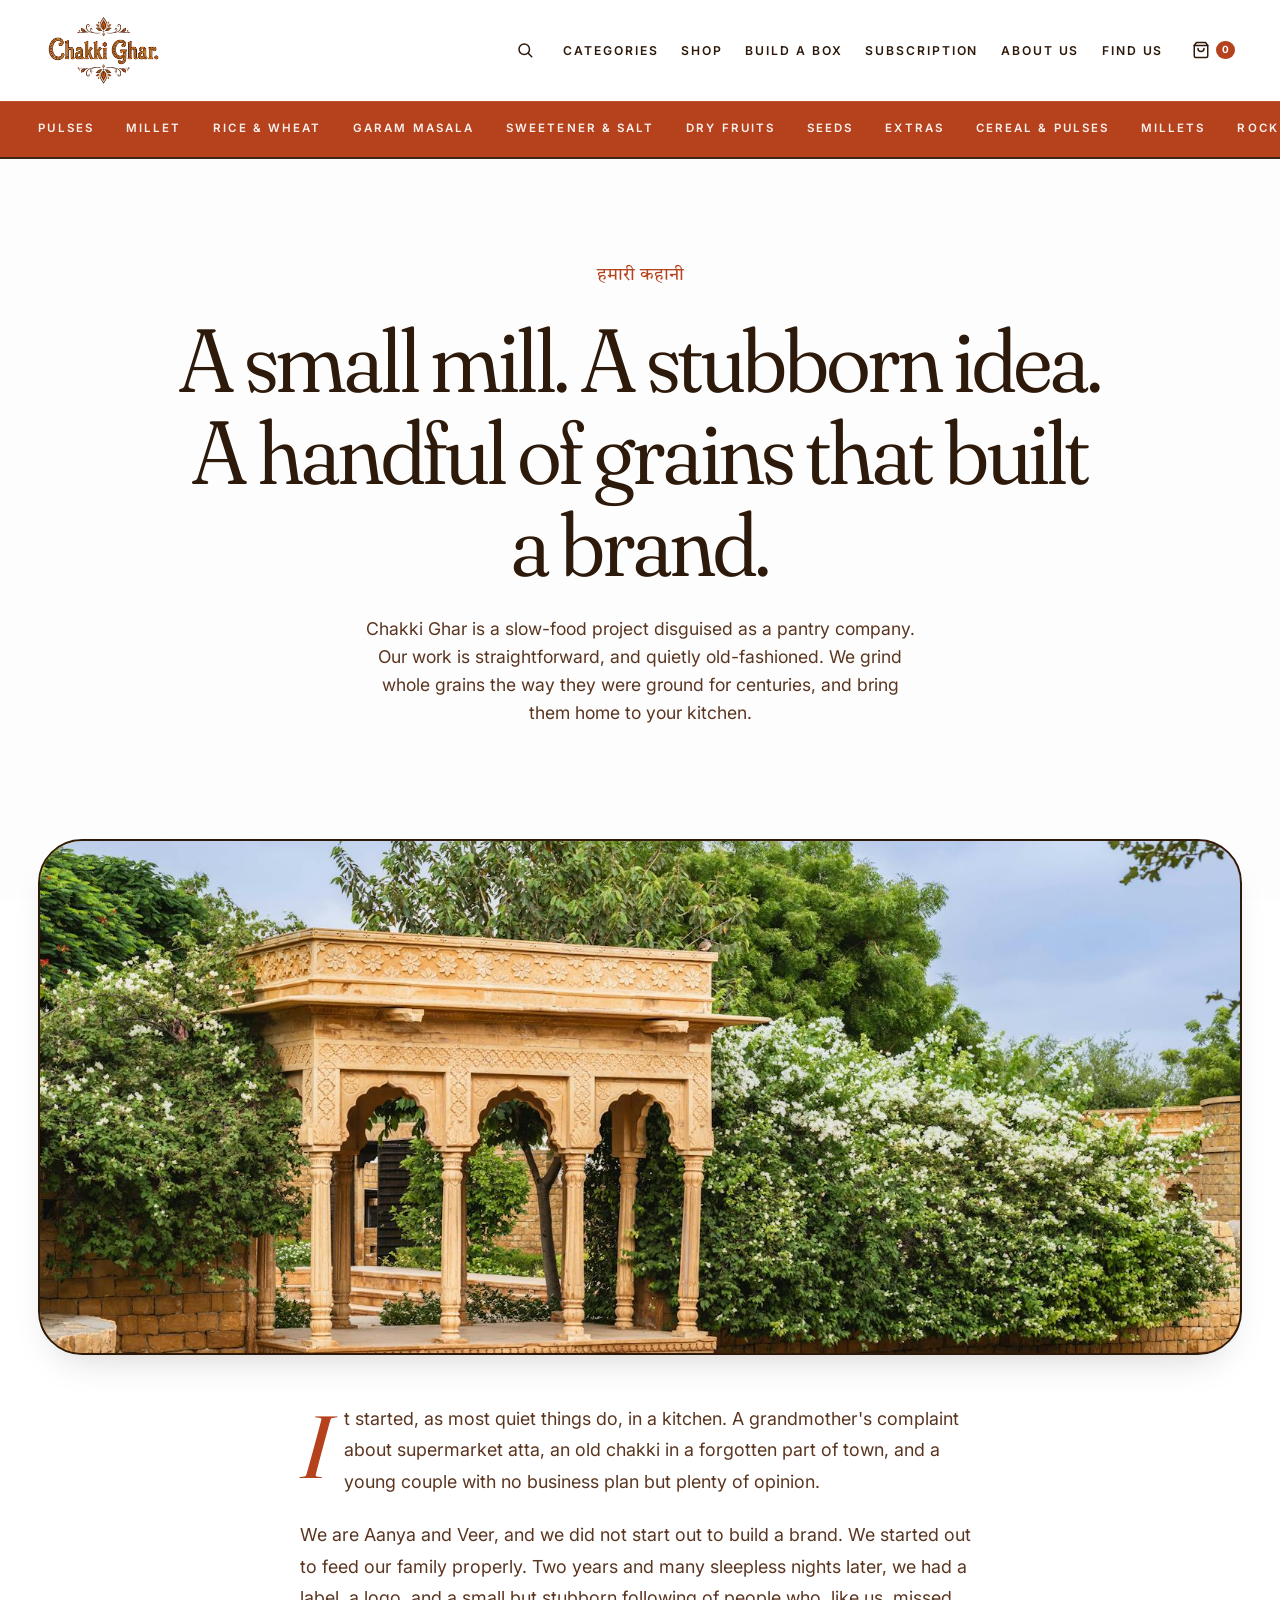
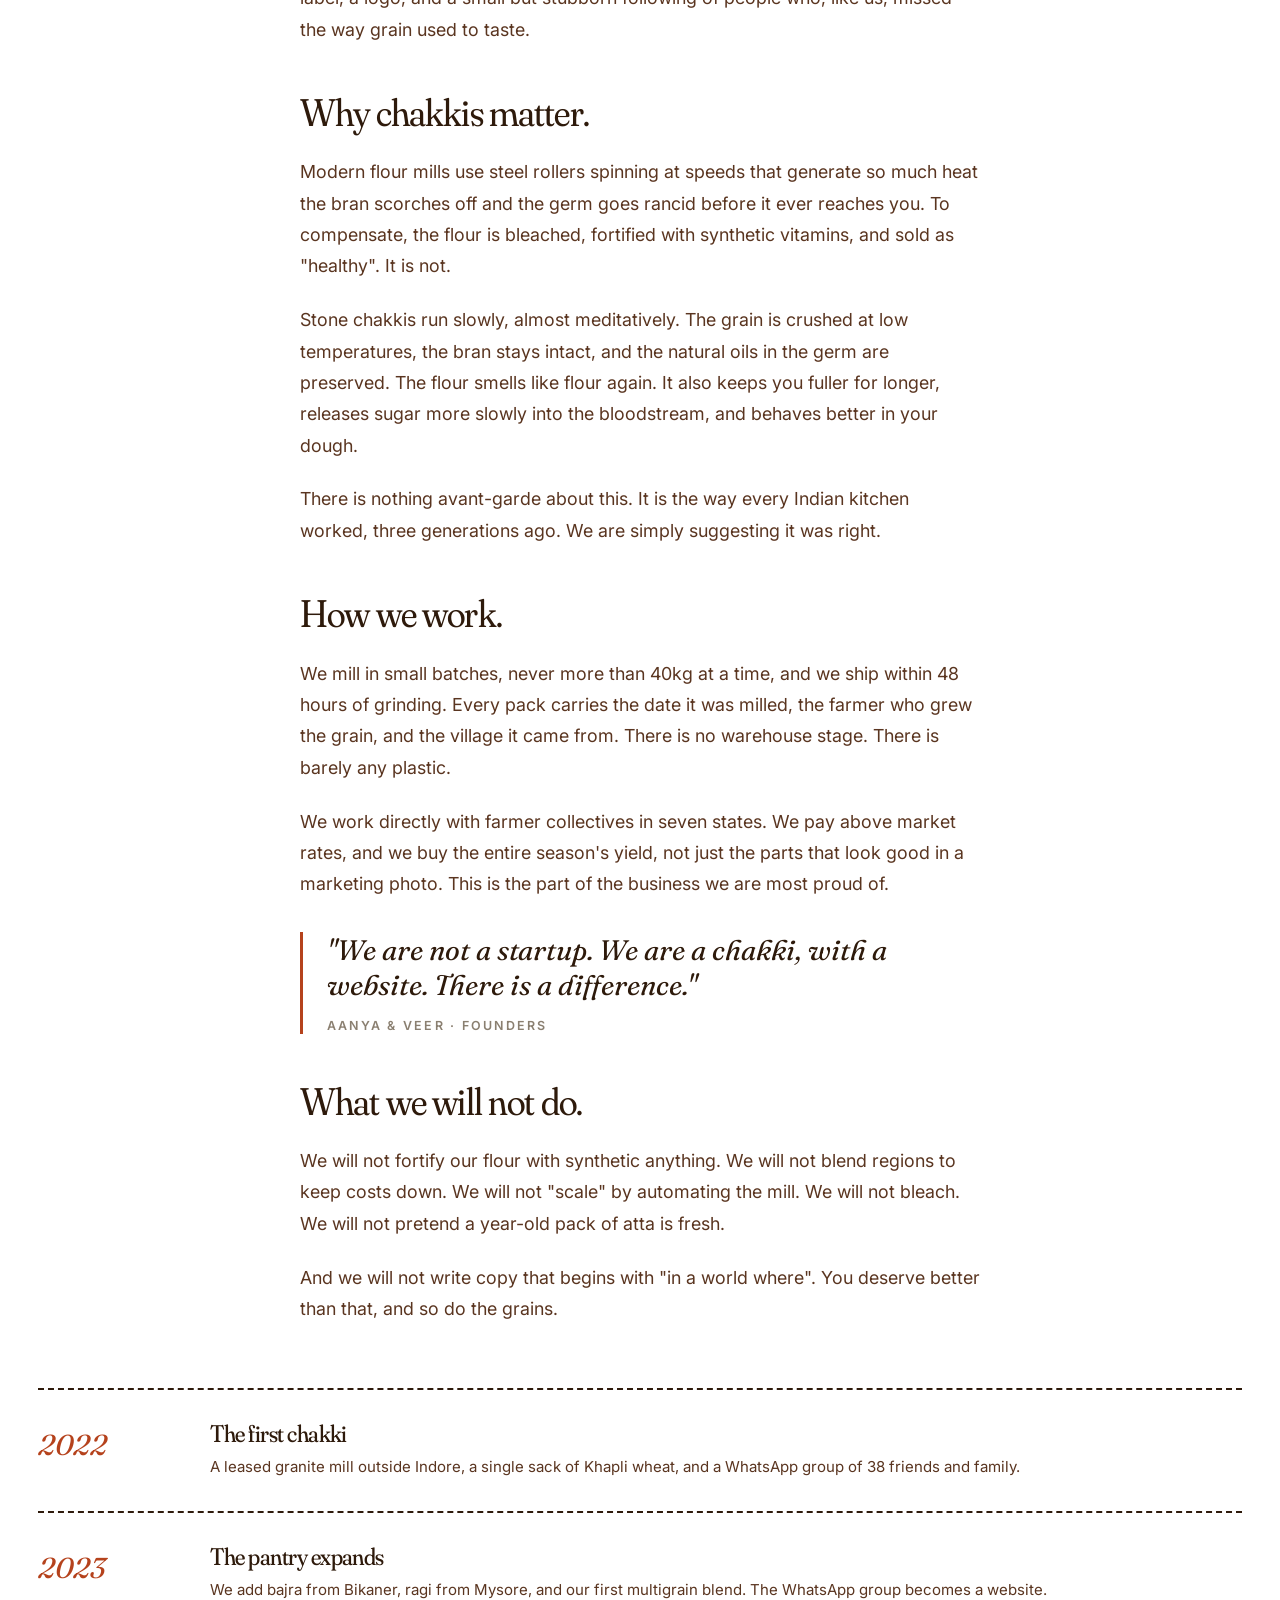
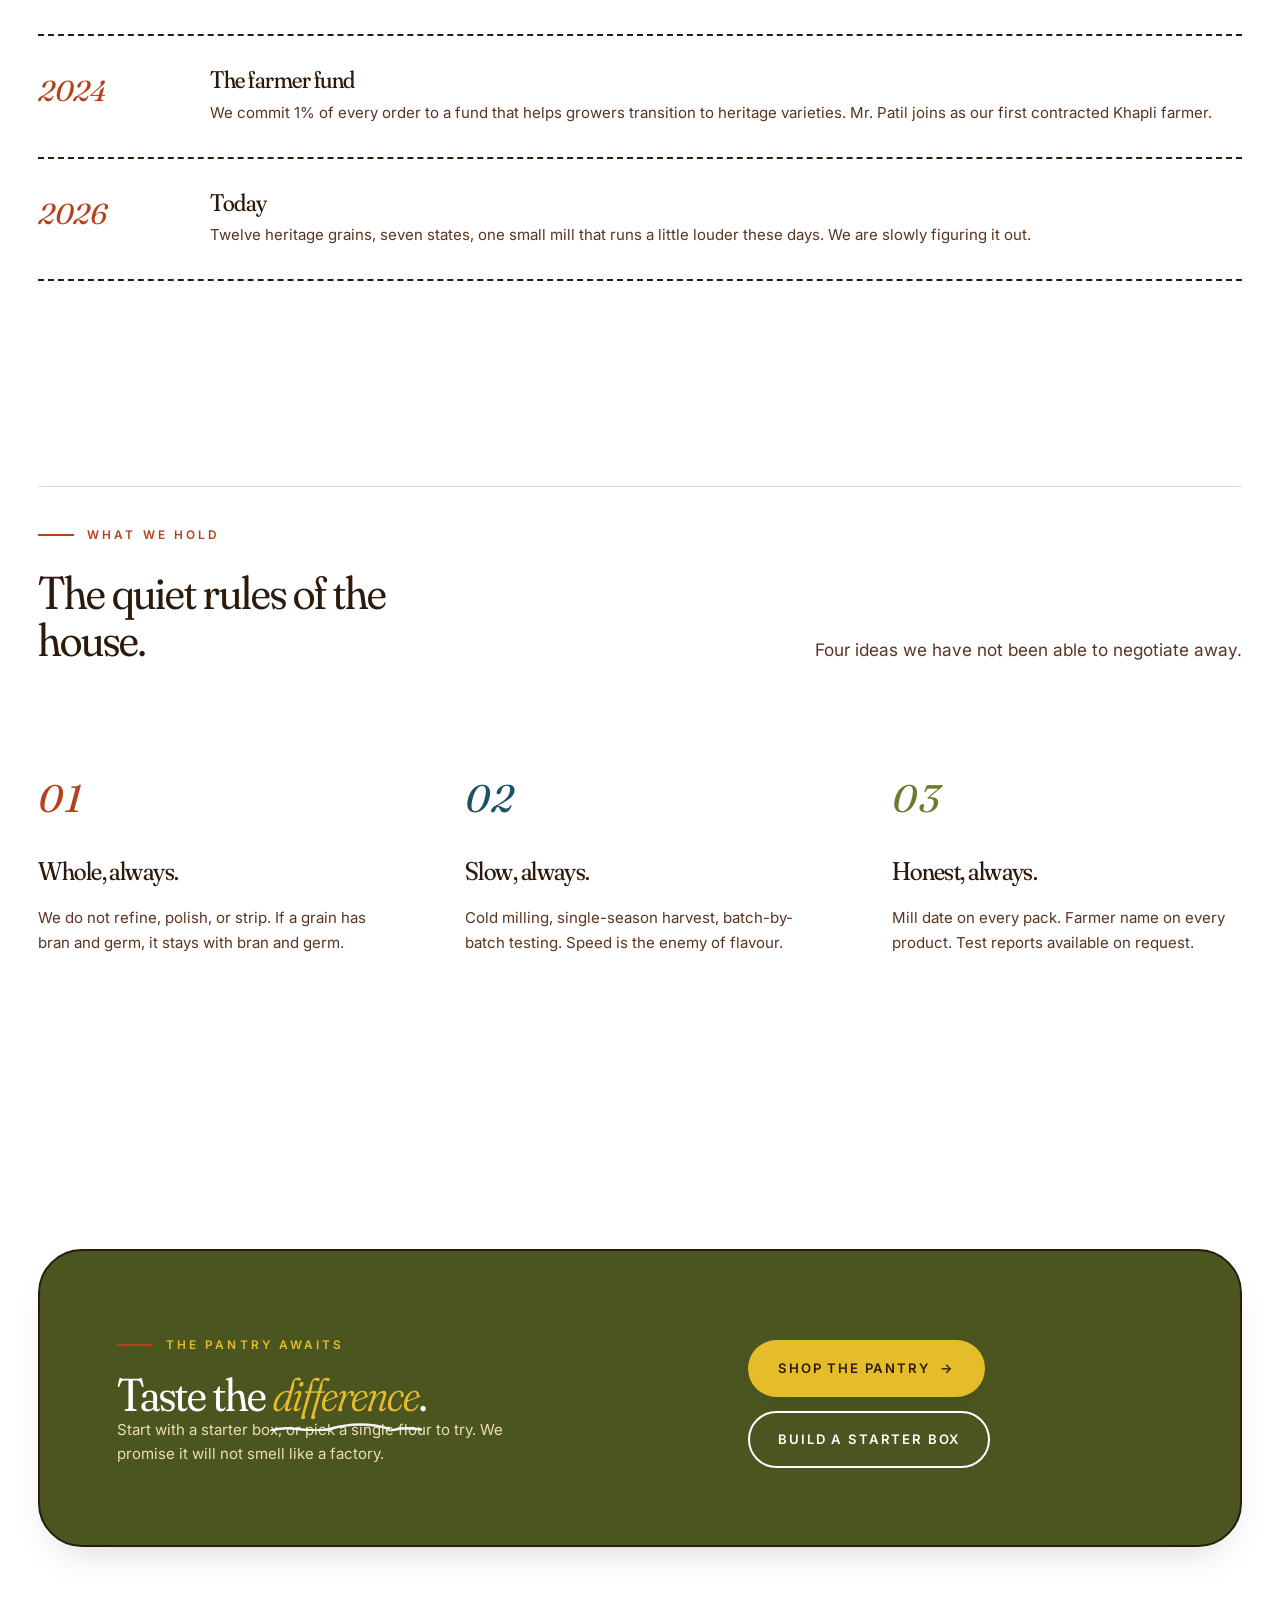
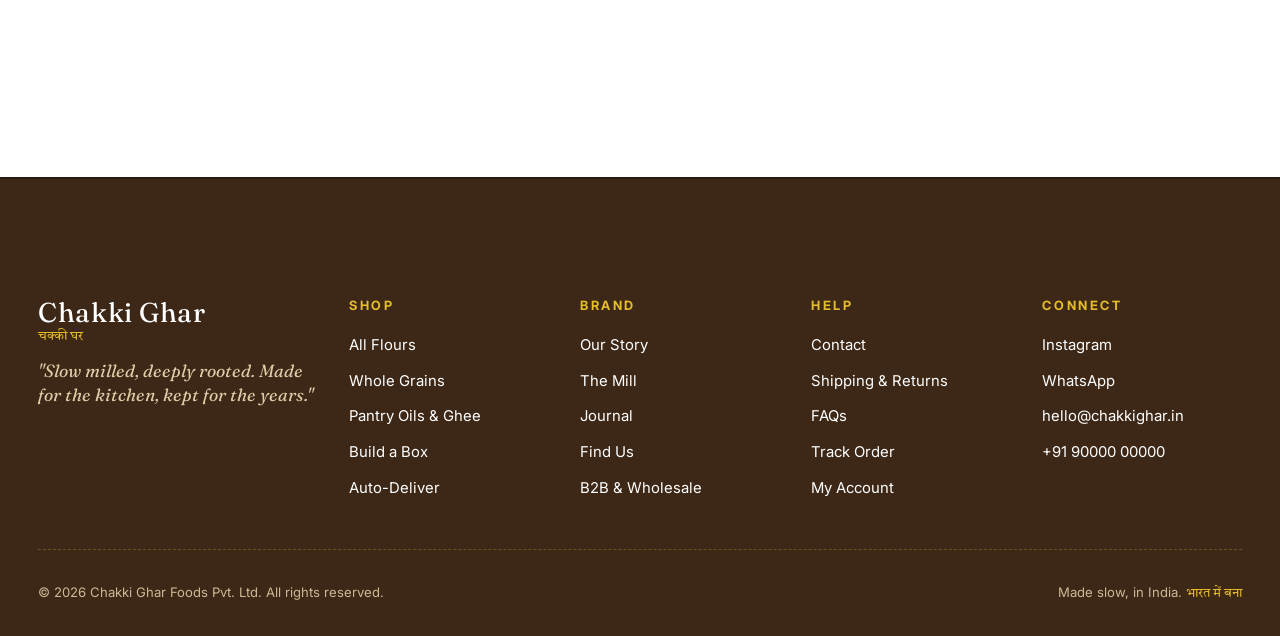
<file: story.html>
<!doctype html>
<html lang="en">
<head>
  <meta charset="utf-8" />
  <meta name="viewport" content="width=device-width, initial-scale=1" />
  <title>Our Story · Chakki Ghar</title>
  <meta name="description" content="A small mill, a stubborn idea, and the grains that built it." />
  <link rel="preconnect" href="https://fonts.googleapis.com" />
  <link rel="preconnect" href="https://fonts.gstatic.com" crossorigin />
  <link href="https://fonts.googleapis.com/css2?family=Fraunces:ital,opsz,wght,SOFT@0,9..144,300..600,30..100;1,9..144,300..600,30..100&family=Inter:wght@400;500;600&family=Tiro+Devanagari+Hindi:ital@0;1&display=swap" rel="stylesheet" />
  <link rel="stylesheet" href="assets/css/styles.css" />
</head>
<body>

  <header class="site-header">
    <nav class="nav-primary" aria-label="Primary">
      <a href="index.html" class="logo logo-image"><img src="assets/images/logo.png" alt="Chakki Ghar" /></a>
      <ul class="nav-links">
        <li class="nav-icon-item">
          <button class="icon-btn search-btn" aria-label="Search">
            <svg width="18" height="18" viewBox="0 0 24 24" fill="none" stroke="currentColor" stroke-width="2" stroke-linecap="round" stroke-linejoin="round"><circle cx="11" cy="11" r="7"/><line x1="21" y1="21" x2="16.65" y2="16.65"/></svg>
          </button>
        </li>
        <li class="nav-text-item"><a href="shop.html">Categories</a></li>
        <li class="nav-text-item"><a href="shop.html">Shop</a></li>
        <li class="nav-text-item"><a href="bundles.html">Build a Box</a></li>
        <li class="nav-text-item"><a href="subscribe.html">Subscription</a></li>
        <li class="nav-text-item"><a href="story.html">About Us</a></li>
        <li class="nav-text-item"><a href="locator.html">Find Us</a></li>
        <li class="nav-icon-item">
          <button class="icon-btn cart-btn" aria-label="Open cart">
            <svg width="18" height="18" viewBox="0 0 24 24" fill="none" stroke="currentColor" stroke-width="2" stroke-linecap="round" stroke-linejoin="round"><path d="M6 2L3 6v14a2 2 0 0 0 2 2h14a2 2 0 0 0 2-2V6l-3-4z"/><line x1="3" y1="6" x2="21" y2="6"/><path d="M16 10a4 4 0 0 1-8 0"/></svg>
            <span class="cart-count">0</span>
          </button>
        </li>
        <li class="nav-icon-item nav-mobile-toggle">
          <button class="mobile-toggle" id="menuToggle" aria-label="Open menu">
            <span></span><span></span><span></span>
          </button>
        </li>
      </ul>
    </nav>
    <nav class="nav-categories" aria-label="Product categories">
      <ul class="category-strip">
        <li><a href="shop.html?cat=pulses">Pulses</a></li>
        <li><a href="shop.html?cat=millet">Millet</a></li>
        <li><a href="shop.html?cat=rice-wheat">Rice &amp; Wheat</a></li>
        <li><a href="shop.html?cat=garam-masala">Garam Masala</a></li>
        <li><a href="shop.html?cat=sweetener-salt">Sweetener &amp; Salt</a></li>
        <li><a href="shop.html?cat=dry-fruits">Dry Fruits</a></li>
        <li><a href="shop.html?cat=seeds">Seeds</a></li>
        <li><a href="shop.html?cat=extras">Extras</a></li>
        <li><a href="shop.html?cat=cereal-pulses">Cereal &amp; Pulses</a></li>
        <li><a href="shop.html?cat=millets">Millets</a></li>
        <li><a href="shop.html?cat=rock-black-salt">Rock / Black Salt</a></li>
        <li><a href="shop.html?cat=spices">Spices</a></li>
        <li><a href="shop.html?cat=healthy-seeds">Healthy Seeds</a></li>
        <li><a href="shop.html?cat=basil-sabja">Basil / Sabja Seeds</a></li>
        <li><a href="shop.html?cat=dry-fruit-nuts">Dry Fruit Nuts</a></li>
      </ul>
    </nav>
  </header>

  <nav class="mobile-menu" id="mobileMenu">
    <button class="mobile-close" id="menuClose">Close</button>
    <a href="shop.html">Shop</a><a href="bundles.html">Build a Box</a><a href="subscribe.html">Subscribe</a>
    <a href="story.html">Story</a><a href="journal.html">Journal</a><a href="locator.html">Find Us</a>
  </nav>

  <section class="container story-hero">
    <span class="deva reveal">हमारी कहानी</span>
    <h1 class="reveal">A small mill. A stubborn idea. A handful of grains that built a brand.</h1>
    <p class="reveal">Chakki Ghar is a slow-food project disguised as a pantry company. Our work is straightforward, and quietly old-fashioned. We grind whole grains the way they were ground for centuries, and bring them home to your kitchen.</p>
  </section>

  <section class="container">
    <div class="story-cover reveal">
      <img src="assets/images/stock/heritage-arches.jpg" alt="Heritage arches in Rajasthan at dawn" />
    </div>
  </section>

  <section class="container">
    <article class="story-prose">
      <p class="drop reveal">It started, as most quiet things do, in a kitchen. A grandmother's complaint about supermarket atta, an old chakki in a forgotten part of town, and a young couple with no business plan but plenty of opinion.</p>

      <p class="reveal">We are Aanya and Veer, and we did not start out to build a brand. We started out to feed our family properly. Two years and many sleepless nights later, we had a label, a logo, and a small but stubborn following of people who, like us, missed the way grain used to taste.</p>

      <h2 class="reveal">Why chakkis matter.</h2>

      <p class="reveal">Modern flour mills use steel rollers spinning at speeds that generate so much heat the bran scorches off and the germ goes rancid before it ever reaches you. To compensate, the flour is bleached, fortified with synthetic vitamins, and sold as "healthy". It is not.</p>

      <p class="reveal">Stone chakkis run slowly, almost meditatively. The grain is crushed at low temperatures, the bran stays intact, and the natural oils in the germ are preserved. The flour smells like flour again. It also keeps you fuller for longer, releases sugar more slowly into the bloodstream, and behaves better in your dough.</p>

      <p class="reveal">There is nothing avant-garde about this. It is the way every Indian kitchen worked, three generations ago. We are simply suggesting it was right.</p>

      <h2 class="reveal">How we work.</h2>

      <p class="reveal">We mill in small batches, never more than 40kg at a time, and we ship within 48 hours of grinding. Every pack carries the date it was milled, the farmer who grew the grain, and the village it came from. There is no warehouse stage. There is barely any plastic.</p>

      <p class="reveal">We work directly with farmer collectives in seven states. We pay above market rates, and we buy the entire season's yield, not just the parts that look good in a marketing photo. This is the part of the business we are most proud of.</p>

      <div class="story-quote reveal">
        "We are not a startup. We are a chakki, with a website. There is a difference."
        <cite>Aanya &amp; Veer · Founders</cite>
      </div>

      <h2 class="reveal">What we will not do.</h2>

      <p class="reveal">We will not fortify our flour with synthetic anything. We will not blend regions to keep costs down. We will not "scale" by automating the mill. We will not bleach. We will not pretend a year-old pack of atta is fresh.</p>

      <p class="reveal">And we will not write copy that begins with "in a world where". You deserve better than that, and so do the grains.</p>
    </article>

    <div class="timeline reveal">
      <div class="timeline-item">
        <span class="year">2022</span>
        <div>
          <h3>The first chakki</h3>
          <p>A leased granite mill outside Indore, a single sack of Khapli wheat, and a WhatsApp group of 38 friends and family.</p>
        </div>
      </div>
      <div class="timeline-item">
        <span class="year">2023</span>
        <div>
          <h3>The pantry expands</h3>
          <p>We add bajra from Bikaner, ragi from Mysore, and our first multigrain blend. The WhatsApp group becomes a website.</p>
        </div>
      </div>
      <div class="timeline-item">
        <span class="year">2024</span>
        <div>
          <h3>The farmer fund</h3>
          <p>We commit 1% of every order to a fund that helps growers transition to heritage varieties. Mr. Patil joins as our first contracted Khapli farmer.</p>
        </div>
      </div>
      <div class="timeline-item">
        <span class="year">2026</span>
        <div>
          <h3>Today</h3>
          <p>Twelve heritage grains, seven states, one small mill that runs a little louder these days. We are slowly figuring it out.</p>
        </div>
      </div>
    </div>
  </section>

  <!-- VALUES -->
  <section class="section">
    <div class="container">
      <div class="section-head reveal">
        <div><span class="eyebrow">What We Hold</span><h2>The quiet rules of the house.</h2></div>
        <p class="lede">Four ideas we have not been able to negotiate away.</p>
      </div>
      <div class="pillars">
        <div class="pillar reveal">
          <span class="num">01</span>
          <h3>Whole, always.</h3>
          <p>We do not refine, polish, or strip. If a grain has bran and germ, it stays with bran and germ.</p>
        </div>
        <div class="pillar reveal">
          <span class="num">02</span>
          <h3>Slow, always.</h3>
          <p>Cold milling, single-season harvest, batch-by-batch testing. Speed is the enemy of flavour.</p>
        </div>
        <div class="pillar reveal">
          <span class="num">03</span>
          <h3>Honest, always.</h3>
          <p>Mill date on every pack. Farmer name on every product. Test reports available on request.</p>
        </div>
      </div>
    </div>
  </section>

  <section class="section-tight">
    <div class="container">
      <div class="cta-strip reveal">
        <div>
          <span class="eyebrow" style="color: var(--turmeric);">The Pantry Awaits</span>
          <h2 style="margin-top: 1rem;">Taste the <em>difference</em>.</h2>
          <p>Start with a starter box, or pick a single flour to try. We promise it will not smell like a factory.</p>
        </div>
        <div class="actions">
          <a href="shop.html" class="btn btn-primary">Shop the Pantry <span class="arrow">→</span></a>
          <a href="bundles.html" class="btn btn-outline">Build a Starter Box</a>
        </div>
      </div>
    </div>
  </section>

  <footer class="site-footer">
    <div class="container">
      <div class="footer-grid">
        <div class="brand-block"><div class="logo">Chakki Ghar<span class="sub deva" style="color: var(--turmeric);">चक्की घर</span></div><p>"Slow milled, deeply rooted. Made for the kitchen, kept for the years."</p></div>
        <div><h4>Shop</h4><ul><li><a href="shop.html">All Flours</a></li><li><a href="shop.html">Whole Grains</a></li><li><a href="shop.html">Pantry Oils &amp; Ghee</a></li><li><a href="bundles.html">Build a Box</a></li><li><a href="subscribe.html">Auto-Deliver</a></li></ul></div>
        <div><h4>Brand</h4><ul><li><a href="story.html">Our Story</a></li><li><a href="story.html">The Mill</a></li><li><a href="journal.html">Journal</a></li><li><a href="locator.html">Find Us</a></li><li><a href="locator.html">B2B &amp; Wholesale</a></li></ul></div>
        <div><h4>Help</h4><ul><li><a href="#">Contact</a></li><li><a href="#">Shipping &amp; Returns</a></li><li><a href="#">FAQs</a></li><li><a href="#">Track Order</a></li><li><a href="#">My Account</a></li></ul></div>
        <div><h4>Connect</h4><ul><li><a href="#">Instagram</a></li><li><a href="#">WhatsApp</a></li><li><a href="mailto:hello@chakkighar.in">hello@chakkighar.in</a></li><li><a href="tel:+919000000000">+91 90000 00000</a></li></ul></div>
      </div>
      <div class="footer-bottom"><span>© 2026 Chakki Ghar Foods Pvt. Ltd. All rights reserved.</span><span>Made slow, in India. <span class="deva" style="color: var(--turmeric);">भारत में बना</span></span></div>
    </div>
  </footer>

  <script src="assets/js/main.js"></script>
</body>
</html>
</file>
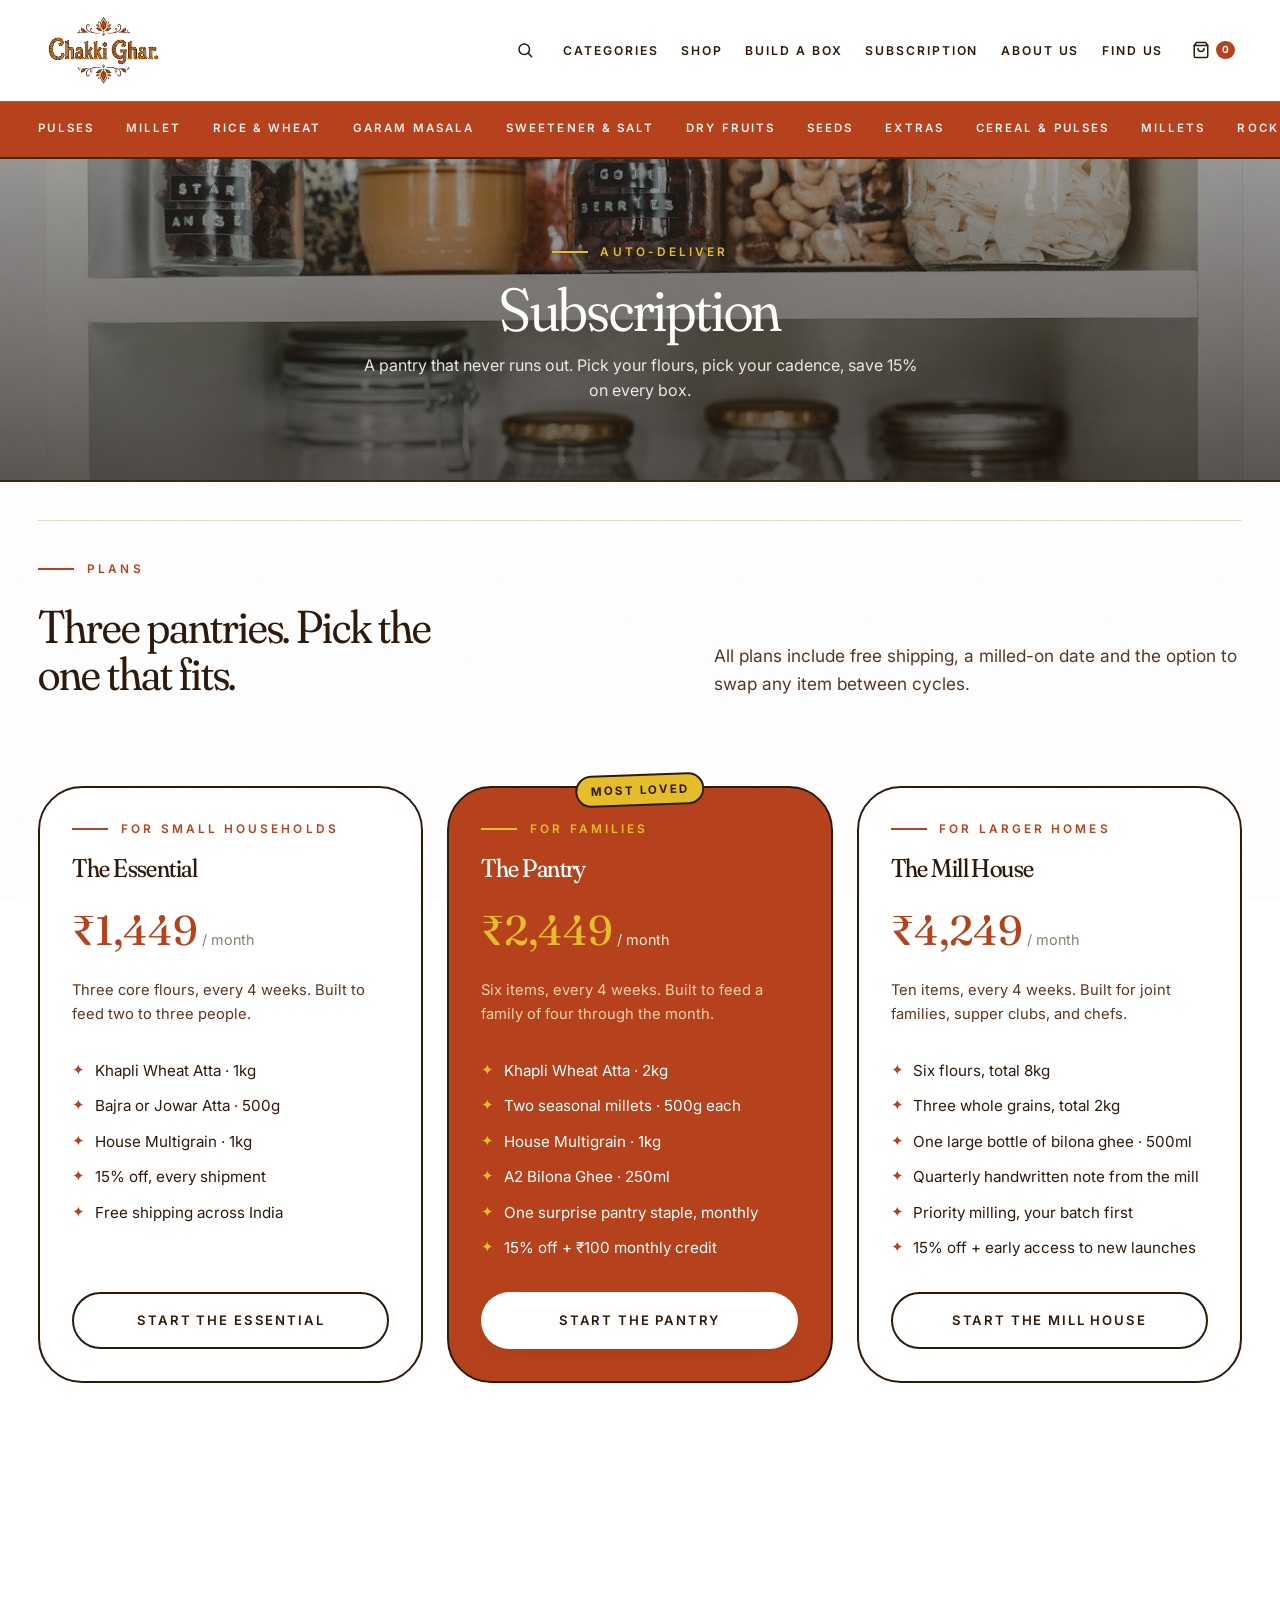
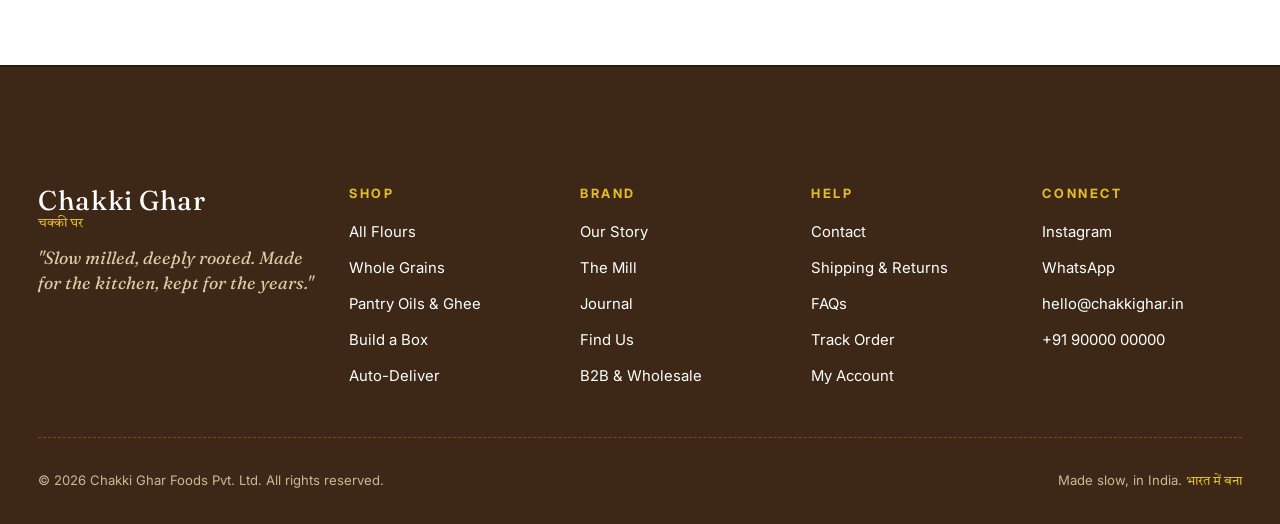
<file: subscribe.html>
<!doctype html>
<html lang="en">
<head>
  <meta charset="utf-8" />
  <meta name="viewport" content="width=device-width, initial-scale=1" />
  <title>Auto-Deliver · Chakki Ghar</title>
  <meta name="description" content="A pantry that never runs out. Subscribe and save 15%." />
  <link rel="preconnect" href="https://fonts.googleapis.com" />
  <link rel="preconnect" href="https://fonts.gstatic.com" crossorigin />
  <link href="https://fonts.googleapis.com/css2?family=Fraunces:ital,opsz,wght,SOFT@0,9..144,300..600,30..100;1,9..144,300..600,30..100&family=Inter:wght@400;500;600&family=Tiro+Devanagari+Hindi:ital@0;1&display=swap" rel="stylesheet" />
  <link rel="stylesheet" href="assets/css/styles.css" />
</head>
<body>

  <header class="site-header">
    <nav class="nav-primary" aria-label="Primary">
      <a href="index.html" class="logo logo-image"><img src="assets/images/logo.png" alt="Chakki Ghar" /></a>
      <ul class="nav-links">
        <li class="nav-icon-item">
          <button class="icon-btn search-btn" aria-label="Search">
            <svg width="18" height="18" viewBox="0 0 24 24" fill="none" stroke="currentColor" stroke-width="2" stroke-linecap="round" stroke-linejoin="round"><circle cx="11" cy="11" r="7"/><line x1="21" y1="21" x2="16.65" y2="16.65"/></svg>
          </button>
        </li>
        <li class="nav-text-item"><a href="shop.html">Categories</a></li>
        <li class="nav-text-item"><a href="shop.html">Shop</a></li>
        <li class="nav-text-item"><a href="bundles.html">Build a Box</a></li>
        <li class="nav-text-item"><a href="subscribe.html">Subscription</a></li>
        <li class="nav-text-item"><a href="story.html">About Us</a></li>
        <li class="nav-text-item"><a href="locator.html">Find Us</a></li>
        <li class="nav-icon-item">
          <button class="icon-btn cart-btn" aria-label="Open cart">
            <svg width="18" height="18" viewBox="0 0 24 24" fill="none" stroke="currentColor" stroke-width="2" stroke-linecap="round" stroke-linejoin="round"><path d="M6 2L3 6v14a2 2 0 0 0 2 2h14a2 2 0 0 0 2-2V6l-3-4z"/><line x1="3" y1="6" x2="21" y2="6"/><path d="M16 10a4 4 0 0 1-8 0"/></svg>
            <span class="cart-count">0</span>
          </button>
        </li>
        <li class="nav-icon-item nav-mobile-toggle">
          <button class="mobile-toggle" id="menuToggle" aria-label="Open menu">
            <span></span><span></span><span></span>
          </button>
        </li>
      </ul>
    </nav>
    <nav class="nav-categories" aria-label="Product categories">
      <ul class="category-strip">
        <li><a href="shop.html?cat=pulses">Pulses</a></li>
        <li><a href="shop.html?cat=millet">Millet</a></li>
        <li><a href="shop.html?cat=rice-wheat">Rice &amp; Wheat</a></li>
        <li><a href="shop.html?cat=garam-masala">Garam Masala</a></li>
        <li><a href="shop.html?cat=sweetener-salt">Sweetener &amp; Salt</a></li>
        <li><a href="shop.html?cat=dry-fruits">Dry Fruits</a></li>
        <li><a href="shop.html?cat=seeds">Seeds</a></li>
        <li><a href="shop.html?cat=extras">Extras</a></li>
        <li><a href="shop.html?cat=cereal-pulses">Cereal &amp; Pulses</a></li>
        <li><a href="shop.html?cat=millets">Millets</a></li>
        <li><a href="shop.html?cat=rock-black-salt">Rock / Black Salt</a></li>
        <li><a href="shop.html?cat=spices">Spices</a></li>
        <li><a href="shop.html?cat=healthy-seeds">Healthy Seeds</a></li>
        <li><a href="shop.html?cat=basil-sabja">Basil / Sabja Seeds</a></li>
        <li><a href="shop.html?cat=dry-fruit-nuts">Dry Fruit Nuts</a></li>
      </ul>
    </nav>
  </header>

  <nav class="mobile-menu" id="mobileMenu">
    <button class="mobile-close" id="menuClose">Close</button>
    <a href="shop.html">Shop</a><a href="bundles.html">Build a Box</a><a href="subscribe.html">Subscribe</a>
    <a href="story.html">Story</a><a href="journal.html">Journal</a><a href="locator.html">Find Us</a>
  </nav>

  <section class="page-banner" style="background-image: url('assets/images/stock/pantry-shelf.jpg');">
    <div class="page-banner-content">
      <span class="eyebrow">Auto-Deliver</span>
      <h1>Subscription</h1>
      <p>A pantry that never runs out. Pick your flours, pick your cadence, save 15% on every box.</p>
    </div>
  </section>

  <!-- PLANS -->
  <section class="section" id="plans">
    <div class="container">
      <div class="section-head reveal">
        <div><span class="eyebrow">Plans</span><h2>Three pantries. Pick the one that fits.</h2></div>
        <p class="lede">All plans include free shipping, a milled-on date and the option to swap any item between cycles.</p>
      </div>

      <div class="plans">
        <div class="plan reveal">
          <span class="eyebrow">For Small Households</span>
          <h3>The Essential</h3>
          <span class="price-num">₹1,449<small> / month</small></span>
          <p style="color: var(--ink-soft); font-size: 0.92rem;">Three core flours, every 4 weeks. Built to feed two to three people.</p>
          <ul>
            <li>Khapli Wheat Atta · 1kg</li>
            <li>Bajra or Jowar Atta · 500g</li>
            <li>House Multigrain · 1kg</li>
            <li>15% off, every shipment</li>
            <li>Free shipping across India</li>
          </ul>
          <a href="#" class="btn btn-outline">Start The Essential</a>
        </div>

        <div class="plan featured reveal">
          <span class="tag">Most Loved</span>
          <span class="eyebrow" style="color: var(--turmeric);">For Families</span>
          <h3>The Pantry</h3>
          <span class="price-num">₹2,449<small style="color: var(--paper-2);"> / month</small></span>
          <p style="font-size: 0.92rem;">Six items, every 4 weeks. Built to feed a family of four through the month.</p>
          <ul>
            <li>Khapli Wheat Atta · 2kg</li>
            <li>Two seasonal millets · 500g each</li>
            <li>House Multigrain · 1kg</li>
            <li>A2 Bilona Ghee · 250ml</li>
            <li>One surprise pantry staple, monthly</li>
            <li>15% off + ₹100 monthly credit</li>
          </ul>
          <a href="#" class="btn btn-primary" style="background: var(--paper); color: var(--ink);">Start The Pantry</a>
        </div>

        <div class="plan reveal">
          <span class="eyebrow">For Larger Homes</span>
          <h3>The Mill House</h3>
          <span class="price-num">₹4,249<small> / month</small></span>
          <p style="color: var(--ink-soft); font-size: 0.92rem;">Ten items, every 4 weeks. Built for joint families, supper clubs, and chefs.</p>
          <ul>
            <li>Six flours, total 8kg</li>
            <li>Three whole grains, total 2kg</li>
            <li>One large bottle of bilona ghee · 500ml</li>
            <li>Quarterly handwritten note from the mill</li>
            <li>Priority milling, your batch first</li>
            <li>15% off + early access to new launches</li>
          </ul>
          <a href="#" class="btn btn-outline">Start The Mill House</a>
        </div>
      </div>
    </div>
  </section>

  <footer class="site-footer">
    <div class="container">
      <div class="footer-grid">
        <div class="brand-block"><div class="logo">Chakki Ghar<span class="sub deva" style="color: var(--turmeric);">चक्की घर</span></div><p>"Slow milled, deeply rooted. Made for the kitchen, kept for the years."</p></div>
        <div><h4>Shop</h4><ul><li><a href="shop.html">All Flours</a></li><li><a href="shop.html">Whole Grains</a></li><li><a href="shop.html">Pantry Oils &amp; Ghee</a></li><li><a href="bundles.html">Build a Box</a></li><li><a href="subscribe.html">Auto-Deliver</a></li></ul></div>
        <div><h4>Brand</h4><ul><li><a href="story.html">Our Story</a></li><li><a href="story.html">The Mill</a></li><li><a href="journal.html">Journal</a></li><li><a href="locator.html">Find Us</a></li><li><a href="locator.html">B2B &amp; Wholesale</a></li></ul></div>
        <div><h4>Help</h4><ul><li><a href="#">Contact</a></li><li><a href="#">Shipping &amp; Returns</a></li><li><a href="#">FAQs</a></li><li><a href="#">Track Order</a></li><li><a href="#">My Account</a></li></ul></div>
        <div><h4>Connect</h4><ul><li><a href="#">Instagram</a></li><li><a href="#">WhatsApp</a></li><li><a href="mailto:hello@chakkighar.in">hello@chakkighar.in</a></li><li><a href="tel:+919000000000">+91 90000 00000</a></li></ul></div>
      </div>
      <div class="footer-bottom"><span>© 2026 Chakki Ghar Foods Pvt. Ltd. All rights reserved.</span><span>Made slow, in India. <span class="deva" style="color: var(--turmeric);">भारत में बना</span></span></div>
    </div>
  </footer>

  <script src="assets/js/main.js"></script>
</body>
</html>
</file>
<file: assets/css/styles.css>
/* ============================================================
   Chakki Ghar v2 · Indian maximalism, flowy editorial
   ============================================================ */

:root {
  /* Surfaces — white base */
  --white:        #FFFFFF;
  --cream:        #FFFFFF;
  --cream-soft:   #FAF6EC;
  --paper:        #FFFFFF;
  --paper-2:      #F4ECD8;
  --ink:          #2E1A0B;        /* dark brown body text */
  --ink-soft:     #5A3520;
  --warm-grey:    #8A7F70;
  --warm-grey-2:  #B5A88F;

  /* Five-colour Indian palette */
  --rust:         #B5421C;        /* rust red */
  --rust-deep:    #7E2A0E;
  --peacock:      #1B5266;        /* peacock blue */
  --peacock-deep: #0D344A;
  --teal:         #0E5C58;        /* teal green (more green than peacock) */
  --teal-deep:    #073F3C;
  --brown:        #3D2817;        /* dark brown */
  --brown-deep:   #1F1208;
  --olive:        #6B7A2E;        /* olive green */
  --olive-deep:   #4A5520;
  --yellow:       #E5BC2A;        /* yellow */
  --yellow-deep:  #B89017;
  --ochre:        #C4862A;

  /* Backward-compatible aliases (selectors use these names) */
  --marigold:     #E5BC2A;        /* maps to yellow */
  --marigold-deep:#B89017;
  --kumkum:       #B5421C;        /* maps to rust */
  --kumkum-deep:  #7E2A0E;
  --indigo:       #3D2817;        /* maps to dark brown */
  --indigo-deep:  #1F1208;
  --magenta:      #6B7A2E;        /* maps to olive */
  --magenta-deep: #4A5520;
  --emerald:      #6B7A2E;
  --saffron:      #C4862A;
  --terracotta:   #B5421C;
  --turmeric:     #E5BC2A;
  --border:       #E8DCC2;

  --shadow:       0 18px 40px -20px rgba(26,15,8,0.22);
  --shadow-soft:  0 8px 22px -12px rgba(26,15,8,0.16);

  /* Type */
  --font-display: "Fraunces", "Cormorant Garamond", Georgia, serif;
  --font-body:    "Inter", -apple-system, BlinkMacSystemFont, "Segoe UI", sans-serif;
  --font-deva:    "Tiro Devanagari Hindi", "Fraunces", serif;

  --fs-hero:      clamp(3.2rem, 9vw, 8rem);
  --fs-display:   clamp(2.4rem, 5.5vw, 4.8rem);
  --fs-h2:        clamp(1.9rem, 3.6vw, 3rem);
  --fs-h3:        clamp(1.2rem, 1.9vw, 1.55rem);
  --fs-eyebrow:   0.74rem;
  --fs-body:      0.94rem;
  --fs-lede:      clamp(0.98rem, 1.35vw, 1.1rem);
  --fs-small:     0.82rem;

  --container:    1340px;
  --gutter:       clamp(1.25rem, 3vw, 2.5rem);
  --radius-sm:    6px;
  --radius:       16px;
  --radius-lg:    28px;
  --radius-xl:    44px;
  --radius-pill:  999px;
  --ease:         cubic-bezier(0.2, 0.7, 0.2, 1);
}

/* RESET */
*, *::before, *::after { box-sizing: border-box; }
* { margin: 0; padding: 0; }
html { scroll-behavior: smooth; -webkit-text-size-adjust: 100%; }
body {
  font-family: var(--font-body);
  font-size: var(--fs-body);
  line-height: 1.6;
  color: var(--ink);
  background: var(--cream);
  -webkit-font-smoothing: antialiased;
  text-rendering: optimizeLegibility;
  overflow-x: hidden;
  position: relative;
}
img, video { max-width: 100%; height: auto; display: block; }
button { font: inherit; color: inherit; background: none; border: none; cursor: pointer; }
a { color: inherit; text-decoration: none; }

/* Paper grain overlay */
body::before {
  content: "";
  position: fixed; inset: 0;
  pointer-events: none;
  z-index: 1;
  opacity: 0.45;
  mix-blend-mode: multiply;
  background-image: url("data:image/svg+xml;utf8,<svg xmlns='http://www.w3.org/2000/svg' width='240' height='240'><filter id='n'><feTurbulence type='fractalNoise' baseFrequency='0.85' numOctaves='2' stitchTiles='stitch'/><feColorMatrix values='0 0 0 0 0.15  0 0 0 0 0.10  0 0 0 0 0.05  0 0 0 0.04 0'/></filter><rect width='100%' height='100%' filter='url(%23n)'/></svg>");
}

/* TYPOGRAPHY */
h1, h2, h3, h4, h5 {
  font-family: var(--font-display);
  font-weight: 380;
  font-variation-settings: "opsz" 144, "SOFT" 70;
  line-height: 1.03;
  letter-spacing: -0.022em;
  color: var(--ink);
}
h1 { font-size: var(--fs-display); font-weight: 360; }
h2 { font-size: var(--fs-h2); font-weight: 380; }
h3 { font-size: var(--fs-h3); font-weight: 430; }

em, .em {
  font-style: italic;
  color: var(--kumkum);
  position: relative;
  font-weight: 320;
}
/* Hand-drawn squiggle under italics */
em::after, .em::after {
  content: "";
  position: absolute;
  left: -2%; right: -2%;
  bottom: -0.18em;
  height: 0.18em;
  background: url("data:image/svg+xml;utf8,<svg xmlns='http://www.w3.org/2000/svg' viewBox='0 0 120 12' preserveAspectRatio='none'><path d='M0 8 C 20 0, 40 12, 60 6 S 100 0, 120 6' fill='none' stroke='%23E5BC2A' stroke-width='2.5' stroke-linecap='round'/></svg>") repeat-x;
  background-size: 120px 12px;
  opacity: 0.95;
}

.deva {
  font-family: var(--font-deva);
  font-weight: 400;
  letter-spacing: 0;
  color: var(--kumkum);
}

.eyebrow {
  font-family: var(--font-body);
  font-size: var(--fs-eyebrow);
  font-weight: 600;
  letter-spacing: 0.26em;
  text-transform: uppercase;
  color: var(--rust);
  display: inline-flex;
  align-items: center;
  gap: 0.8rem;
}
.eyebrow::before {
  content: "";
  width: 36px;
  height: 2px;
  background: var(--rust);
  flex-shrink: 0;
}

.lede {
  font-size: var(--fs-lede);
  line-height: 1.6;
  color: var(--ink-soft);
  max-width: 56ch;
}

/* LAYOUT */
.container {
  max-width: var(--container);
  margin: 0 auto;
  padding-left: var(--gutter);
  padding-right: var(--gutter);
  position: relative;
  z-index: 2;
}
.section {
  padding: clamp(5.5rem, 11vw, 11rem) 0;
  position: relative;
  z-index: 2;
}
.section + .section { padding-top: clamp(4rem, 8vw, 7rem); }
.section-tight { padding: clamp(3rem, 6vw, 5rem) 0; }
.section-roomy { padding: clamp(7rem, 14vw, 13rem) 0; }
.divider { height: 1px; background: var(--border); border: 0; margin: 0; }

.flex { display: flex; }
.gap-1 { gap: 0.5rem; }
.gap-2 { gap: 1rem; }
.gap-3 { gap: 1.5rem; }
.gap-4 { gap: 2rem; }

/* SECTION VARIANTS — Indian maximalism: rotating colour backgrounds */
.bg-cream    { background: var(--cream); color: var(--ink); }
.bg-paper    { background: var(--paper); color: var(--ink); }
.bg-marigold { background: var(--marigold); color: var(--ink); }
.bg-kumkum   { background: var(--kumkum); color: var(--paper); }
.bg-peacock  { background: var(--peacock); color: var(--paper); }
.bg-indigo   { background: var(--indigo); color: var(--paper); }
.bg-magenta  { background: var(--magenta); color: var(--paper); }
.bg-ink      { background: var(--ink); color: var(--paper); }
.bg-kumkum h1, .bg-kumkum h2, .bg-kumkum h3,
.bg-peacock h1, .bg-peacock h2, .bg-peacock h3,
.bg-indigo h1, .bg-indigo h2, .bg-indigo h3,
.bg-magenta h1, .bg-magenta h2, .bg-magenta h3,
.bg-ink h1, .bg-ink h2, .bg-ink h3 { color: var(--white); }

/* Text inversion inside coloured panels */
.bg-kumkum p, .bg-peacock p, .bg-indigo p, .bg-magenta p, .bg-ink p,
.bg-kumkum .lede, .bg-peacock .lede, .bg-indigo .lede, .bg-magenta .lede, .bg-ink .lede {
  color: rgba(255, 255, 255, 0.88);
}
.bg-kumkum .eyebrow, .bg-peacock .eyebrow, .bg-indigo .eyebrow,
.bg-magenta .eyebrow, .bg-ink .eyebrow { color: var(--yellow); }
.bg-kumkum .eyebrow::before, .bg-peacock .eyebrow::before,
.bg-indigo .eyebrow::before, .bg-magenta .eyebrow::before,
.bg-ink .eyebrow::before { background: var(--yellow); }
.bg-kumkum .story-quote, .bg-peacock .story-quote,
.bg-indigo .story-quote, .bg-magenta .story-quote,
.bg-ink .story-quote { color: var(--white); border-left-color: var(--yellow); }
.bg-kumkum .story-quote::before, .bg-peacock .story-quote::before,
.bg-indigo .story-quote::before, .bg-magenta .story-quote::before,
.bg-ink .story-quote::before { background: var(--yellow); }
.bg-kumkum .story-quote cite, .bg-peacock .story-quote cite,
.bg-indigo .story-quote cite, .bg-magenta .story-quote cite,
.bg-ink .story-quote cite { color: var(--yellow); }
.bg-kumkum .btn-text, .bg-peacock .btn-text,
.bg-indigo .btn-text, .bg-magenta .btn-text,
.bg-ink .btn-text { color: var(--white); border-bottom-color: var(--yellow); }
.bg-kumkum .btn-text:hover, .bg-peacock .btn-text:hover,
.bg-indigo .btn-text:hover, .bg-magenta .btn-text:hover,
.bg-ink .btn-text:hover { color: var(--yellow); }
.bg-kumkum .section-head, .bg-peacock .section-head,
.bg-indigo .section-head, .bg-magenta .section-head,
.bg-ink .section-head { border-top-color: rgba(255, 255, 255, 0.25); }

/* ====== Split Promo — Subscribe | Build a Box ====== */
.split-promo {
  display: grid;
  grid-template-columns: 1fr 1fr;
  gap: clamp(1.5rem, 3vw, 2.5rem);
  margin: clamp(1rem, 3vw, 2.5rem) 0;
}
.split-promo-card {
  border-radius: var(--radius-xl);
  border: 2px solid var(--ink);
  overflow: hidden;
  position: relative;
  min-height: 460px;
  padding: clamp(2rem, 4vw, 3rem);
  display: flex;
  flex-direction: column;
  justify-content: flex-end;
  color: var(--white);
  box-shadow: var(--shadow);
  transition: transform 0.5s var(--ease);
  text-decoration: none;
}
.split-promo-card:hover { transform: translateY(-5px); }
.split-promo-card.subscribe {
  background:
    linear-gradient(180deg, rgba(74, 85, 32, 0.30) 0%, rgba(20, 8, 0, 0.82) 100%),
    url("../images/stock/pantry-shelf.jpg") center / cover;
}
.split-promo-card.bundle {
  background:
    linear-gradient(180deg, rgba(27, 82, 102, 0.30) 0%, rgba(20, 8, 0, 0.82) 100%),
    url("../images/stock/spices-flatlay.jpg") center / cover;
}
.split-promo-card .eyebrow {
  color: var(--yellow);
  margin-bottom: 1rem;
  align-self: flex-start;
}
.split-promo-card .eyebrow::before { background: var(--yellow); }
.split-promo-card h3 {
  font-family: var(--font-display);
  font-size: clamp(1.8rem, 3vw, 2.4rem);
  font-weight: 380;
  letter-spacing: -0.02em;
  line-height: 1.05;
  color: var(--white);
  margin: 0 0 1rem 0;
}
.split-promo-card h3 em {
  color: var(--yellow);
  font-style: italic;
  font-weight: 320;
}
.split-promo-card h3 em::after { display: none; }
.split-promo-card p {
  color: rgba(255, 255, 255, 0.88);
  font-size: 0.95rem;
  line-height: 1.55;
  margin: 0 0 1.5rem 0;
  max-width: 38ch;
}
.split-promo-card .btn { align-self: flex-start; }

@media (max-width: 760px) {
  .split-promo { grid-template-columns: 1fr; }
  .split-promo-card { min-height: 380px; }
}

/* ====== Watch & Shop — UGC vertical video grid ====== */
.watch-shop-grid {
  display: grid;
  grid-template-columns: repeat(4, 1fr);
  gap: clamp(1rem, 2vw, 1.5rem);
}
.watch-shop-card {
  aspect-ratio: 9 / 16;
  border-radius: var(--radius-lg);
  overflow: hidden;
  position: relative;
  border: 2px solid var(--ink);
  cursor: pointer;
  transition: transform 0.5s var(--ease);
  background: var(--brown-deep);
  text-decoration: none;
  color: inherit;
  display: block;
}
.watch-shop-card:hover { transform: translateY(-4px); }
.watch-shop-card video {
  width: 100%;
  height: 100%;
  object-fit: cover;
  display: block;
}
.watch-shop-card .play-icon {
  position: absolute;
  top: 0.85rem;
  right: 0.85rem;
  width: 32px;
  height: 32px;
  border-radius: 50%;
  background: rgba(255, 255, 255, 0.18);
  backdrop-filter: blur(8px);
  -webkit-backdrop-filter: blur(8px);
  display: grid;
  place-items: center;
  color: var(--white);
  font-size: 0.7rem;
  border: 1px solid rgba(255, 255, 255, 0.32);
  z-index: 2;
  pointer-events: none;
}
.watch-shop-overlay {
  position: absolute;
  inset: auto 0 0 0;
  padding: 0.85rem;
  background: linear-gradient(transparent 0%, rgba(0, 0, 0, 0.85) 80%);
  z-index: 2;
}
.watch-shop-product {
  display: flex;
  align-items: center;
  gap: 0.6rem;
  background: rgba(255, 255, 255, 0.97);
  color: var(--ink);
  padding: 0.45rem 0.55rem;
  border-radius: var(--radius);
  font-size: 0.78rem;
  border: 1px solid var(--border);
}
.watch-shop-product img {
  width: 38px;
  height: 38px;
  border-radius: var(--radius-sm);
  object-fit: cover;
  border: 1px solid var(--border);
  flex-shrink: 0;
}
.watch-shop-product .info {
  flex: 1;
  display: flex;
  flex-direction: column;
  gap: 1px;
  min-width: 0;
}
.watch-shop-product .info strong {
  font-family: var(--font-body);
  font-weight: 600;
  font-size: 0.78rem;
  color: var(--ink);
  overflow: hidden;
  text-overflow: ellipsis;
  white-space: nowrap;
}
.watch-shop-product .info span {
  color: var(--warm-grey);
  font-size: 0.7rem;
}
.watch-shop-product .shop-link {
  font-size: 0.65rem;
  letter-spacing: 0.14em;
  text-transform: uppercase;
  font-weight: 700;
  color: var(--rust);
  white-space: nowrap;
  border: 1px solid var(--rust);
  padding: 0.3rem 0.55rem;
  border-radius: 999px;
  transition: background 0.3s var(--ease), color 0.3s var(--ease);
}
.watch-shop-card:hover .watch-shop-product .shop-link {
  background: var(--rust);
  color: var(--white);
}

@media (max-width: 960px) {
  .watch-shop-grid { grid-template-columns: repeat(2, 1fr); }
}
@media (max-width: 560px) {
  .watch-shop-grid { grid-template-columns: 1fr 1fr; gap: 0.75rem; }
  .watch-shop-product { font-size: 0.7rem; gap: 0.45rem; padding: 0.4rem; }
  .watch-shop-product img { width: 30px; height: 30px; }
  .watch-shop-product .shop-link { display: none; }
}

/* All decorative pattern utility classes removed in favour of photography-led layout */

/* ============== Rust theme — applied to body on selected pages ============== */
/* To switch to dark brown instead, change var(--rust-deep) below to var(--brown). */
body.theme-rust { background: var(--rust-deep); color: var(--white); }

body.theme-rust h1,
body.theme-rust h2,
body.theme-rust h3,
body.theme-rust h4,
body.theme-rust h5 { color: var(--white); }

body.theme-rust em { color: var(--yellow); }

body.theme-rust p,
body.theme-rust .lede { color: rgba(255, 255, 255, 0.88); }

body.theme-rust .eyebrow { color: var(--yellow); }
body.theme-rust .eyebrow::before { background: var(--yellow); }

body.theme-rust .section-head { border-top-color: rgba(255, 255, 255, 0.25); }
body.theme-rust .press {
  border-top-color: rgba(255, 255, 255, 0.30);
  border-bottom-color: rgba(255, 255, 255, 0.30);
}
body.theme-rust .press .label { color: var(--yellow); }
body.theme-rust .press .name { color: rgba(255, 255, 255, 0.85); }

body.theme-rust .btn-outline { color: var(--white); border-color: var(--white); }
body.theme-rust .btn-outline:hover { background: var(--white); color: var(--rust); }
body.theme-rust .btn-primary { background: var(--white); color: var(--rust); }
body.theme-rust .btn-primary:hover { background: var(--yellow); color: var(--ink); }

body.theme-rust .pillar .num { color: var(--yellow); }
body.theme-rust .pillar p { color: rgba(255, 255, 255, 0.88); }

body.theme-rust .product-card .name { color: var(--white); }
body.theme-rust .product-card .meta { color: rgba(255, 255, 255, 0.72); }
body.theme-rust .product-card .price { color: var(--yellow); }
body.theme-rust .product-card .price s { color: rgba(255, 255, 255, 0.5); }
body.theme-rust .product-card .media { border-color: rgba(255, 255, 255, 0.25); }
body.theme-rust .product-card .media .quick { background: var(--white); color: var(--ink); }

body.theme-rust .process-card h3 { color: var(--white); }
body.theme-rust .process-card p { color: rgba(255, 255, 255, 0.88); }
body.theme-rust .process-card .label .num { color: var(--yellow); }
body.theme-rust .process-card .media { border-color: rgba(255, 255, 255, 0.25); }

body.theme-rust .j-card h3 { color: var(--white); }
body.theme-rust .j-card p { color: rgba(255, 255, 255, 0.85); }
body.theme-rust .j-card .read-more { color: var(--white); border-bottom-color: var(--yellow); }
body.theme-rust .j-card .media { border-color: rgba(255, 255, 255, 0.25); }

body.theme-rust .hero-stats-strip { background: var(--white); border-bottom-color: var(--brown); }
/* hero stats strip keeps its white surface for breathing room */

body.theme-rust .site-header { background: var(--white); color: var(--ink); }
body.theme-rust .site-header .nav-links a,
body.theme-rust .site-header .icon-btn,
body.theme-rust .site-header .logo { color: var(--ink); }
body.theme-rust .site-header .logo .sub { color: var(--rust); }
body.theme-rust .site-header .nav-links a::after { background: var(--rust); }
body.theme-rust .site-header .icon-btn:hover { color: var(--rust); }
body.theme-rust .site-header .cart-count { background: var(--rust); color: var(--white); }
body.theme-rust .site-header .mobile-toggle span { background: var(--ink); }

body.theme-rust .top-bar { background: var(--yellow); color: var(--ink); font-weight: 600; }
body.theme-rust .top-bar a { color: var(--rust); border-bottom: 1px solid var(--rust); }
body.theme-rust .top-bar a:hover { color: var(--ink); border-bottom-color: var(--ink); }

/* ===== Coloured section variants for rhythm on the rust home page ===== */

/* Darker — near-black brown */
.section-darker {
  background: var(--brown-deep);
  color: var(--white);
}
.section-darker h1,
.section-darker h2,
.section-darker h3,
.section-darker h4 { color: var(--white); }
.section-darker .eyebrow { color: var(--yellow); }
.section-darker .eyebrow::before { background: var(--yellow); }
.section-darker .lede,
.section-darker p { color: rgba(255, 255, 255, 0.88); }
.section-darker .pillar .num { color: var(--yellow); }
.section-darker .section-head { border-top-color: rgba(255, 255, 255, 0.25); }

/* Peacock with yellow jaali (lattice) pattern */
.section-peacock-jaali {
  background: var(--peacock-deep);
  position: relative;
  overflow: hidden;
  color: var(--white);
}
.section-peacock-jaali::before {
  content: "";
  position: absolute;
  inset: 0;
  pointer-events: none;
  opacity: 0.32;
  background-image: url("data:image/svg+xml;utf8,<svg xmlns='http://www.w3.org/2000/svg' width='80' height='80' viewBox='0 0 80 80'><g fill='none' stroke='%23E5BC2A' stroke-width='1.3'><path d='M 40 4 L 76 40 L 40 76 L 4 40 Z'/><path d='M 40 22 L 58 40 L 40 58 L 22 40 Z'/></g></svg>");
  background-size: 80px 80px;
  background-repeat: repeat;
  z-index: 0;
}
.section-peacock-jaali > .container { position: relative; z-index: 1; }
.section-peacock-jaali h1,
.section-peacock-jaali h2,
.section-peacock-jaali h3,
.section-peacock-jaali h4 { color: var(--white); }
.section-peacock-jaali .eyebrow { color: var(--yellow); }
.section-peacock-jaali .eyebrow::before { background: var(--yellow); }
.section-peacock-jaali .lede,
.section-peacock-jaali p { color: rgba(255, 255, 255, 0.88); }
.section-peacock-jaali .process-card .label .num { color: var(--yellow); }
.section-peacock-jaali .section-head { border-top-color: rgba(255, 255, 255, 0.25); }
.section-peacock-jaali .process-card .media { border-color: rgba(255, 255, 255, 0.30); }

/* White section — used to give product photography a clean ground.
   Prefixed with body.theme-rust so it out-specifies the theme-rust text-inversion rules. */
body.theme-rust .section-white,
.section-white {
  background: var(--white);
  color: var(--ink);
}
body.theme-rust .section-white h1,
body.theme-rust .section-white h2,
body.theme-rust .section-white h3,
body.theme-rust .section-white h4,
.section-white h1,
.section-white h2,
.section-white h3,
.section-white h4 { color: var(--ink); }
body.theme-rust .section-white .eyebrow,
.section-white .eyebrow { color: var(--rust); }
body.theme-rust .section-white .eyebrow::before,
.section-white .eyebrow::before { background: var(--rust); }
body.theme-rust .section-white .lede,
body.theme-rust .section-white p,
.section-white .lede,
.section-white p { color: var(--ink-soft); }
body.theme-rust .section-white .section-head,
.section-white .section-head { border-top-color: var(--border); }
body.theme-rust .section-white .product-card .name,
.section-white .product-card .name { color: var(--ink); }
body.theme-rust .section-white .product-card .meta,
.section-white .product-card .meta { color: var(--warm-grey); }
body.theme-rust .section-white .product-card .price,
.section-white .product-card .price { color: var(--ink); }
body.theme-rust .section-white .product-card .price s,
.section-white .product-card .price s { color: var(--warm-grey); }
body.theme-rust .section-white .product-card .media,
.section-white .product-card .media { border-color: var(--brown); }
body.theme-rust .section-white .product-card .media .quick,
.section-white .product-card .media .quick { background: var(--ink); color: var(--paper); }
body.theme-rust .section-white .btn-outline,
.section-white .btn-outline { color: var(--ink); border-color: var(--ink); }
body.theme-rust .section-white .btn-outline:hover,
.section-white .btn-outline:hover { background: var(--ink); color: var(--white); }

/* Teal green section */
.section-teal {
  background: var(--teal);
  color: var(--white);
  position: relative;
}
.section-teal h1,
.section-teal h2,
.section-teal h3,
.section-teal h4 { color: var(--white); }
.section-teal .eyebrow { color: var(--yellow); }
.section-teal .eyebrow::before { background: var(--yellow); }
.section-teal .lede,
.section-teal p { color: rgba(255, 255, 255, 0.88); }
.section-teal .section-head { border-top-color: rgba(255, 255, 255, 0.25); }
.section-teal .j-card h3 { color: var(--white); }
.section-teal .j-card p { color: rgba(255, 255, 255, 0.85); }
.section-teal .j-card .read-more { color: var(--white); border-bottom-color: var(--yellow); }
.section-teal .j-card .media { border-color: rgba(255, 255, 255, 0.30); }
.section-teal .btn-outline { color: var(--white); border-color: var(--white); }
.section-teal .btn-outline:hover { background: var(--white); color: var(--teal); }

/* Press content overrides for teal-green panel */
body.theme-rust .section-teal .press .label,
.section-teal .press .label { color: var(--yellow); }
body.theme-rust .section-teal .press .name,
.section-teal .press .name { color: rgba(255, 255, 255, 0.92); }
body.theme-rust .section-teal .press,
.section-teal .press {
  border-top-color: rgba(255, 255, 255, 0.30);
  border-bottom-color: rgba(255, 255, 255, 0.30);
}

/* Olive-deep section — used on Press strip */
body.theme-rust .section-olive-deep,
.section-olive-deep {
  background: var(--olive-deep);
  color: var(--white);
}
body.theme-rust .section-olive-deep .press .label,
.section-olive-deep .press .label { color: var(--yellow); }
body.theme-rust .section-olive-deep .press .name,
.section-olive-deep .press .name { color: rgba(255, 255, 255, 0.92); }
body.theme-rust .section-olive-deep .press,
.section-olive-deep .press {
  border-top-color: rgba(255, 255, 255, 0.30);
  border-bottom-color: rgba(255, 255, 255, 0.30);
}

/* Subtle yellow band — used for tight strips like Press */
body.theme-rust .section-yellow-soft,
.section-yellow-soft {
  background: var(--yellow);
  color: var(--ink);
}
body.theme-rust .section-yellow-soft .press .label,
.section-yellow-soft .press .label { color: var(--rust); }
body.theme-rust .section-yellow-soft .press .name,
.section-yellow-soft .press .name { color: var(--ink-soft); }
body.theme-rust .section-yellow-soft .press,
.section-yellow-soft .press {
  border-top-color: var(--ink);
  border-bottom-color: var(--ink);
}

/* Cream section — warm editorial breather, used on Journal */
body.theme-rust .section-cream,
.section-cream {
  background: var(--cream-soft);
  color: var(--ink);
}
body.theme-rust .section-cream h1,
body.theme-rust .section-cream h2,
body.theme-rust .section-cream h3,
body.theme-rust .section-cream h4,
.section-cream h1,
.section-cream h2,
.section-cream h3,
.section-cream h4 { color: var(--ink); }
body.theme-rust .section-cream .eyebrow,
.section-cream .eyebrow { color: var(--rust); }
body.theme-rust .section-cream .eyebrow::before,
.section-cream .eyebrow::before { background: var(--rust); }
body.theme-rust .section-cream .lede,
body.theme-rust .section-cream p,
.section-cream .lede,
.section-cream p { color: var(--ink-soft); }
body.theme-rust .section-cream .section-head,
.section-cream .section-head { border-top-color: var(--border); }
body.theme-rust .section-cream .j-card h3,
.section-cream .j-card h3 { color: var(--ink); }
body.theme-rust .section-cream .j-card p,
.section-cream .j-card p { color: var(--ink-soft); }
body.theme-rust .section-cream .j-card .read-more,
.section-cream .j-card .read-more { color: var(--ink); border-bottom-color: var(--rust); }
body.theme-rust .section-cream .j-card .media,
.section-cream .j-card .media { border-color: var(--brown); }
body.theme-rust .section-cream .btn-outline,
.section-cream .btn-outline { color: var(--ink); border-color: var(--ink); }
body.theme-rust .section-cream .btn-outline:hover,
.section-cream .btn-outline:hover { background: var(--ink); color: var(--white); }

/* ============== Pattern backgrounds (Indian textile / Madhubani art) ============== */

/* Rust damask — used on Our Story */
body.theme-rust .section-damask-rust,
.section-damask-rust {
  background:
    linear-gradient(rgba(15, 5, 0, 0.42), rgba(15, 5, 0, 0.58)),
    url("../images/patterns/damask-rust.png") center / cover no-repeat fixed;
  position: relative;
}

/* Tile pattern (darker rust) — used on Why Slow Milled / Pillars */
body.theme-rust .section-tile-rust,
.section-tile-rust {
  background:
    linear-gradient(rgba(20, 8, 0, 0.28), rgba(20, 8, 0, 0.42)),
    url("../images/patterns/why-slow-milled-bg.png") center / 800px repeat;
  position: relative;
}

/* Madhubani — used on Press strip, slightly heavier rust-tinted overlay so yellow / cream type reads */
body.theme-rust .section-madhubani-press,
.section-madhubani-press {
  background:
    linear-gradient(rgba(126, 42, 14, 0.55), rgba(126, 42, 14, 0.60)),
    url("../images/patterns/madhubani.png") center / cover no-repeat;
  position: relative;
}

/* Madhubani — used on Newsletter section background (lighter overlay; the yellow card sits on top) */
body.theme-rust .section-madhubani,
.section-madhubani {
  background:
    linear-gradient(rgba(126, 42, 14, 0.30), rgba(126, 42, 14, 0.30)),
    url("../images/patterns/madhubani.png") center / cover no-repeat;
  position: relative;
}

/* Generic image fill inside any media container */
.media img,
.story-cover img,
.pdp-gallery .main img,
.pdp-gallery .thumbs > div img,
.b-card .media img,
.image img {
  width: 100%;
  height: 100%;
  object-fit: cover;
  display: block;
}

/* Process video strip — three editorial autoplay videos */
.process-grid {
  display: grid;
  grid-template-columns: repeat(3, 1fr);
  gap: clamp(1.5rem, 3vw, 2.5rem);
}
.process-card {
  display: flex;
  flex-direction: column;
  gap: 1rem;
  position: relative;
}
.process-card .media {
  aspect-ratio: 4 / 5;
  border-radius: var(--radius-lg);
  overflow: hidden;
  border: 2px solid var(--brown);
  position: relative;
  background: var(--brown-deep);
}
.process-card .media video {
  width: 100%;
  height: 100%;
  object-fit: cover;
  display: block;
}
.process-card .label {
  display: flex;
  align-items: baseline;
  gap: 0.9rem;
}
.process-card .label .num {
  font-family: var(--font-display);
  font-style: italic;
  font-size: 1.5rem;
  color: var(--rust);
  font-weight: 420;
  line-height: 1;
}
.process-card h3 {
  font-size: clamp(1.2rem, 1.7vw, 1.45rem);
  font-weight: 430;
  margin: 0;
}
.process-card p {
  font-size: 0.9rem;
  color: var(--ink-soft);
  line-height: 1.55;
  max-width: 38ch;
}
@media (max-width: 960px) {
  .process-grid { grid-template-columns: 1fr; gap: 2rem; }
}

/* WAVY SCALLOPED SECTION DIVIDER */
.wave-top, .wave-bottom { position: relative; }
.wave-top::before, .wave-bottom::after {
  content: "";
  position: absolute;
  left: 0; right: 0;
  height: 48px;
  background-size: 80px 48px;
  background-repeat: repeat-x;
  z-index: 3;
}
.wave-top::before { top: -1px; }
.wave-bottom::after { bottom: -1px; transform: scaleY(-1); }

/* Scallop carve to cream */
.wave-from-cream::before,
.wave-from-cream::after {
  background-image: url("data:image/svg+xml;utf8,<svg xmlns='http://www.w3.org/2000/svg' viewBox='0 0 80 48' preserveAspectRatio='none'><path d='M0 48 C 20 0, 60 0, 80 48 Z' fill='%23FFFFFF'/></svg>");
}
.wave-from-marigold::before,
.wave-from-marigold::after {
  background-image: url("data:image/svg+xml;utf8,<svg xmlns='http://www.w3.org/2000/svg' viewBox='0 0 80 48' preserveAspectRatio='none'><path d='M0 48 C 20 0, 60 0, 80 48 Z' fill='%23E5BC2A'/></svg>");
}
.wave-from-kumkum::before,
.wave-from-kumkum::after {
  background-image: url("data:image/svg+xml;utf8,<svg xmlns='http://www.w3.org/2000/svg' viewBox='0 0 80 48' preserveAspectRatio='none'><path d='M0 48 C 20 0, 60 0, 80 48 Z' fill='%23B5421C'/></svg>");
}
.wave-from-peacock::before,
.wave-from-peacock::after {
  background-image: url("data:image/svg+xml;utf8,<svg xmlns='http://www.w3.org/2000/svg' viewBox='0 0 80 48' preserveAspectRatio='none'><path d='M0 48 C 20 0, 60 0, 80 48 Z' fill='%231B5266'/></svg>");
}
.wave-from-indigo::before,
.wave-from-indigo::after {
  background-image: url("data:image/svg+xml;utf8,<svg xmlns='http://www.w3.org/2000/svg' viewBox='0 0 80 48' preserveAspectRatio='none'><path d='M0 48 C 20 0, 60 0, 80 48 Z' fill='%233D2817'/></svg>");
}
.wave-from-magenta::before,
.wave-from-magenta::after {
  background-image: url("data:image/svg+xml;utf8,<svg xmlns='http://www.w3.org/2000/svg' viewBox='0 0 80 48' preserveAspectRatio='none'><path d='M0 48 C 20 0, 60 0, 80 48 Z' fill='%236B7A2E'/></svg>");
}
.wave-from-paper::before,
.wave-from-paper::after {
  background-image: url("data:image/svg+xml;utf8,<svg xmlns='http://www.w3.org/2000/svg' viewBox='0 0 80 48' preserveAspectRatio='none'><path d='M0 48 C 20 0, 60 0, 80 48 Z' fill='%23FFFFFF'/></svg>");
}

/* FLOATING DECORATIVE ORNAMENTS */
.ornament {
  position: absolute;
  pointer-events: none;
  z-index: 0;
  opacity: 0.95;
}
.ornament svg { display: block; width: 100%; height: 100%; }

/* BUTTONS */
.btn {
  display: inline-flex;
  align-items: center;
  gap: 0.65rem;
  padding: 1rem 1.75rem;
  font-size: 0.82rem;
  font-weight: 600;
  letter-spacing: 0.14em;
  text-transform: uppercase;
  border-radius: var(--radius-pill);
  transition: transform 0.4s var(--ease), background 0.3s var(--ease), color 0.3s var(--ease), box-shadow 0.3s var(--ease);
  white-space: nowrap;
  border: 2px solid transparent;
  position: relative;
}
.btn:hover { transform: translateY(-2px); }
.btn-primary {
  background: var(--ink);
  color: var(--paper);
  box-shadow: var(--shadow-soft);
}
.btn-primary:hover { background: var(--kumkum); }
.btn-kumkum {
  background: var(--kumkum);
  color: var(--paper);
}
.btn-kumkum:hover { background: var(--kumkum-deep); }
.btn-marigold {
  background: var(--marigold);
  color: var(--ink);
}
.btn-marigold:hover { background: var(--marigold-deep); color: var(--paper); }
.btn-peacock {
  background: var(--peacock);
  color: var(--paper);
}
.btn-peacock:hover { background: var(--peacock-deep); }
.btn-outline {
  background: transparent;
  color: var(--ink);
  border-color: var(--ink);
}
.btn-outline:hover { background: var(--ink); color: var(--paper); }
.bg-kumkum .btn-outline,
.bg-peacock .btn-outline,
.bg-indigo .btn-outline,
.bg-magenta .btn-outline { color: var(--paper); border-color: var(--paper); }
.bg-kumkum .btn-outline:hover,
.bg-peacock .btn-outline:hover,
.bg-indigo .btn-outline:hover,
.bg-magenta .btn-outline:hover { background: var(--paper); color: var(--ink); }
.btn-text {
  padding: 0;
  font-size: 0.85rem;
  letter-spacing: 0.14em;
  font-weight: 600;
  text-transform: uppercase;
  border-bottom: 2px solid var(--kumkum);
  padding-bottom: 4px;
  display: inline-block;
  color: var(--ink);
  transition: color 0.3s var(--ease);
}
.btn-text:hover { color: var(--kumkum); }
.btn .arrow { display: inline-block; transition: transform 0.4s var(--ease); }
.btn:hover .arrow { transform: translateX(4px); }

/* TOP BAR — Kumkum, energetic */
.top-bar {
  background: var(--kumkum);
  color: var(--paper);
  font-size: 0.78rem;
  letter-spacing: 0.18em;
  text-transform: uppercase;
  text-align: center;
  padding: 0.75rem 1rem;
  position: relative;
  z-index: 50;
  font-weight: 500;
}
.top-bar a {
  border-bottom: 1px solid currentColor;
  color: var(--marigold);
}
.top-bar a:hover { color: var(--paper); }

/* HEADER — Sticky two-row layout: primary nav + categories ribbon */
.site-header {
  position: sticky;
  top: 0;
  z-index: 40;
  background: var(--white);
  border-bottom: 2px solid var(--brown);
  backdrop-filter: blur(10px);
}

/* Row 1: logo left, nav links + icons right */
.nav-primary {
  display: flex;
  align-items: center;
  justify-content: space-between;
  gap: 1.5rem;
  padding: 0.9rem var(--gutter);
  max-width: var(--container);
  margin: 0 auto;
}
.nav-primary .logo {
  flex-shrink: 0;
  text-align: left;
}
.logo.logo-image {
  display: inline-block;
  line-height: 0;
}
.logo.logo-image img {
  display: block;
  height: 72px;
  width: auto;
  max-width: 220px;
  object-fit: contain;
}
@media (max-width: 960px) {
  .logo.logo-image img { height: 52px; max-width: 160px; }
}
.nav-primary .nav-links {
  display: flex;
  list-style: none;
  align-items: center;
  gap: 1.4rem;
  padding: 0;
  margin: 0;
}
.nav-primary .nav-links a:not(.icon-btn) {
  font-family: var(--font-body);
  font-size: 0.76rem;
  letter-spacing: 0.16em;
  text-transform: uppercase;
  font-weight: 600;
  color: var(--ink);
  white-space: nowrap;
  position: relative;
  padding: 0.5rem 0;
  display: inline-block;
}
.nav-primary .nav-links a:not(.icon-btn)::after {
  content: "";
  position: absolute;
  left: 50%; right: 50%;
  bottom: 2px;
  height: 2px;
  background: var(--rust);
  transition: left 0.4s var(--ease), right 0.4s var(--ease);
  border-radius: 2px;
}
.nav-primary .nav-links a:not(.icon-btn):hover::after { left: 0; right: 0; }

.nav-primary .icon-btn {
  display: inline-flex;
  align-items: center;
  gap: 0.35rem;
  color: var(--ink);
  padding: 0.4rem;
  border-radius: var(--radius-sm);
  transition: color 0.3s var(--ease), background 0.3s var(--ease);
}
.nav-primary .icon-btn:hover { color: var(--rust); }
.nav-primary .icon-btn svg { display: block; }
.nav-primary .cart-btn .cart-count {
  font-size: 0.62rem;
  font-weight: 700;
  background: var(--rust);
  color: var(--white);
  padding: 1px 6px;
  border-radius: var(--radius-pill);
  letter-spacing: 0.04em;
}

.nav-mobile-toggle { display: none; }

/* Row 2: scrolling category ribbon, always-visible on desktop, scrollable horizontally */
.nav-categories {
  background: var(--rust);
  border-top: 1px solid rgba(255, 255, 255, 0.10);
}
.category-strip {
  display: flex;
  list-style: none;
  gap: 2rem;
  padding: 0.7rem var(--gutter);
  max-width: var(--container);
  margin: 0 auto;
  overflow-x: auto;
  scrollbar-width: thin;
  -webkit-overflow-scrolling: touch;
  scrollbar-color: rgba(255, 255, 255, 0.2) transparent;
}
.category-strip::-webkit-scrollbar { height: 4px; }
.category-strip::-webkit-scrollbar-track { background: transparent; }
.category-strip::-webkit-scrollbar-thumb {
  background: rgba(255, 255, 255, 0.18);
  border-radius: 2px;
}
.category-strip li { flex-shrink: 0; }
.category-strip a {
  font-family: var(--font-body);
  font-size: 0.72rem;
  letter-spacing: 0.18em;
  text-transform: uppercase;
  white-space: nowrap;
  color: rgba(255, 255, 255, 0.92);
  font-weight: 600;
  padding: 0.4rem 0;
  display: inline-block;
  border-bottom: 2px solid transparent;
  transition: border-color 0.3s var(--ease), color 0.3s var(--ease);
}
.category-strip a:hover {
  border-bottom-color: var(--yellow);
  color: var(--yellow);
}

/* Body needs to NOT have its own background bleed where the sticky header sits — already handled */

@media (max-width: 960px) {
  .nav-primary { gap: 0.75rem; padding: 0.7rem var(--gutter); }
  .nav-primary .nav-links { gap: 0.4rem; }
  .nav-primary .nav-text-item { display: none; }
  .nav-mobile-toggle { display: list-item; }
  .nav-primary .icon-btn { padding: 0.5rem; }
  .category-strip { gap: 1.2rem; padding: 0.6rem var(--gutter); }
  .category-strip a { font-size: 0.68rem; letter-spacing: 0.14em; }
}

/* On theme-rust pages, header is still white but text needs to stay dark — already handled
   by body.theme-rust .site-header overrides defined elsewhere. */
body.theme-rust .nav-primary .nav-links a:not(.icon-btn) { color: var(--ink); }
body.theme-rust .nav-primary .icon-btn { color: var(--ink); }
body.theme-rust .nav-primary .icon-btn:hover { color: var(--rust); }
body.theme-rust .nav-categories { background: var(--rust); }
body.theme-rust .category-strip a { color: rgba(255, 255, 255, 0.92); }
body.theme-rust .category-strip a:hover { color: var(--yellow); }

/* PAGE BANNER — used on sub pages (shop, bundles, subscribe) */
.page-banner {
  position: relative;
  min-height: 300px;
  display: grid;
  place-items: center;
  background-position: center;
  background-size: cover;
  background-repeat: no-repeat;
  color: var(--white);
  text-align: center;
  padding: clamp(3rem, 6vw, 5rem) var(--gutter);
  border-bottom: 2px solid var(--brown);
  overflow: hidden;
}
.page-banner::before {
  content: "";
  position: absolute;
  inset: 0;
  background: linear-gradient(180deg, rgba(20, 8, 0, 0.35) 0%, rgba(20, 8, 0, 0.65) 100%);
  z-index: 0;
}
.page-banner .page-banner-content {
  position: relative;
  z-index: 1;
  max-width: 720px;
  margin: 0 auto;
}
.page-banner .eyebrow {
  color: var(--yellow);
  margin-bottom: 1rem;
  display: inline-flex;
}
.page-banner .eyebrow::before { background: var(--yellow); }
.page-banner h1 {
  color: var(--white);
  font-size: clamp(2.4rem, 5vw, 3.8rem);
  margin: 0 0 0.75rem 0;
  letter-spacing: -0.02em;
  line-height: 1.05;
}
.page-banner .deva {
  display: block;
  font-family: var(--font-deva);
  font-size: clamp(0.95rem, 1.3vw, 1.1rem);
  color: var(--yellow);
  margin-bottom: 1rem;
}
.page-banner p {
  color: rgba(255, 255, 255, 0.88);
  font-size: 1rem;
  max-width: 56ch;
  margin: 0 auto;
  line-height: 1.55;
}

/* Tighten space between page-banner and the first section after it */
.page-banner + .section,
.page-banner + .section-tight,
.page-banner + section {
  padding-top: clamp(1.5rem, 3vw, 2.5rem);
}

/* Tighten the top padding on text-only hero blocks (story, journal, locator) */
.story-hero,
.journal-hero,
.locator-hero {
  padding-top: clamp(2rem, 4vw, 3rem);
}

/* Tighten the gap between the home hero (or feature ticker) and the next section */
.hero + .section,
.hero + .marquee + .section,
.marquee + .section {
  padding-top: clamp(2rem, 4vw, 3.5rem);
}

/* Feature ticker — key value-prop band, runs after the hero */
.marquee.marquee-features {
  padding: 1rem 0;
}
.marquee.marquee-features span:not(.dot) {
  font-family: var(--font-body);
  font-style: normal;
  font-size: clamp(0.78rem, 1.1vw, 0.95rem);
  font-weight: 600;
  letter-spacing: 0.22em;
  text-transform: uppercase;
}
.marquee.marquee-features .dot {
  color: var(--yellow);
  font-size: 1em;
  font-weight: 400;
  line-height: 1;
}
.nav {
  display: grid;
  grid-template-columns: 1fr auto 1fr;
  align-items: center;
  padding: 1.2rem var(--gutter);
  max-width: var(--container);
  margin: 0 auto;
  gap: 1rem;
}
.nav-links {
  display: flex;
  gap: 2rem;
  list-style: none;
  align-items: center;
}
.nav-links.left { justify-content: flex-start; }
.nav-links.right { justify-content: flex-end; }
.nav-links a {
  font-size: 0.82rem;
  letter-spacing: 0.16em;
  text-transform: uppercase;
  font-weight: 600;
  position: relative;
  padding: 0.5rem 0;
}
.nav-links a::after {
  content: "";
  position: absolute;
  left: 50%; right: 50%;
  bottom: 0;
  height: 2px;
  background: var(--kumkum);
  transition: left 0.4s var(--ease), right 0.4s var(--ease);
  border-radius: 2px;
}
.nav-links a:hover::after { left: 0; right: 0; }

.logo {
  font-family: var(--font-display);
  font-size: 1.7rem;
  font-weight: 430;
  letter-spacing: 0.02em;
  text-align: center;
  line-height: 1;
  position: relative;
}
.logo .sub {
  display: block;
  font-family: var(--font-deva);
  font-size: 0.82rem;
  color: var(--marigold-deep);
  margin-top: 3px;
  letter-spacing: 0;
}
.icon-btn {
  display: inline-flex;
  align-items: center;
  gap: 0.5rem;
  font-size: 0.82rem;
  letter-spacing: 0.16em;
  text-transform: uppercase;
  font-weight: 600;
}
.icon-btn:hover { color: var(--kumkum); }
.cart-count {
  font-size: 0.7rem;
  padding: 2px 7px;
  background: var(--kumkum);
  color: var(--paper);
  border-radius: var(--radius-pill);
  font-weight: 700;
}
.mobile-toggle {
  display: none;
  width: 28px; height: 20px;
  position: relative;
}
.mobile-toggle span {
  display: block;
  position: absolute;
  left: 0; right: 0;
  height: 2px;
  background: var(--ink);
  transition: 0.3s var(--ease);
  border-radius: 2px;
}
.mobile-toggle span:nth-child(1) { top: 0; }
.mobile-toggle span:nth-child(2) { top: 50%; transform: translateY(-50%); }
.mobile-toggle span:nth-child(3) { bottom: 0; }
.mobile-toggle.open span:nth-child(1) { top: 50%; transform: rotate(45deg); }
.mobile-toggle.open span:nth-child(2) { opacity: 0; }
.mobile-toggle.open span:nth-child(3) { bottom: auto; top: 50%; transform: rotate(-45deg); }

/* ========== PREMIUM HERO — full-bleed image with centered text ========== */
.hero {
  position: relative;
  min-height: 100vh;
  overflow: hidden;
  display: grid;
  place-items: center;
  text-align: center;
  padding: clamp(5rem, 10vw, 9rem) clamp(1.5rem, 4vw, 3rem);
  color: var(--white);
  isolation: isolate;
}
/* Background image layer (placeholder gradient; replace with real photo) */
.hero-bg {
  position: absolute;
  inset: 0;
  z-index: 0;
  background:
    /* dark vignette for text legibility */
    linear-gradient(180deg, rgba(31, 18, 8, 0.35) 0%, rgba(31, 18, 8, 0.55) 70%, rgba(31, 18, 8, 0.78) 100%),
    /* warm food-photo placeholder gradient */
    radial-gradient(ellipse at 30% 30%, rgba(229, 188, 42, 0.4), transparent 50%),
    radial-gradient(ellipse at 70% 80%, rgba(181, 66, 28, 0.5), transparent 55%),
    linear-gradient(135deg, #4A2D14 0%, #6E3F1E 40%, #8E5728 70%, #6E3F1E 100%);
  background-size: cover, auto, auto, auto;
  background-position: center;
}
.hero-bg.has-image {
  background:
    linear-gradient(180deg, rgba(31, 18, 8, 0.30) 0%, rgba(31, 18, 8, 0.50) 70%, rgba(31, 18, 8, 0.75) 100%),
    var(--hero-image, none) center / cover no-repeat,
    linear-gradient(135deg, #4A2D14, #8E5728);
}
.hero-bg[data-placeholder]::after {
  content: attr(data-placeholder);
  position: absolute;
  bottom: 1.5rem;
  left: 50%;
  transform: translateX(-50%);
  background: rgba(0, 0, 0, 0.55);
  color: rgba(255, 255, 255, 0.72);
  padding: 0.45rem 1rem;
  border-radius: var(--radius-pill);
  font-size: 0.72rem;
  font-family: var(--font-body);
  letter-spacing: 0.16em;
  text-transform: uppercase;
  font-style: italic;
  border: 1px solid rgba(255, 255, 255, 0.25);
  max-width: 80%;
  text-align: center;
}
/* Hero video element */
.hero-video {
  position: absolute;
  inset: 0;
  z-index: 0;
  width: 100%;
  height: 100%;
  object-fit: cover;
  pointer-events: none;
}
.hero-video + .hero-vignette {
  position: absolute;
  inset: 0;
  z-index: 1;
  pointer-events: none;
  background:
    linear-gradient(180deg, rgba(31, 18, 8, 0.30) 0%, rgba(31, 18, 8, 0.50) 70%, rgba(31, 18, 8, 0.78) 100%);
}

.hero-content {
  position: relative;
  z-index: 3;
  max-width: 780px;
  margin: 0 auto;
}
.hero-deva {
  display: block;
  font-family: var(--font-deva);
  font-size: clamp(0.95rem, 1.4vw, 1.2rem);
  color: var(--yellow);
  letter-spacing: 0.04em;
  margin-bottom: 1.5rem;
  font-weight: 400;
}
.hero-eyebrow {
  font-family: var(--font-body);
  font-size: 0.75rem;
  letter-spacing: 0.28em;
  text-transform: uppercase;
  color: var(--yellow);
  display: inline-flex;
  align-items: center;
  gap: 0.8rem;
  margin-bottom: 2rem;
  font-weight: 500;
}
.hero-eyebrow::before, .hero-eyebrow::after {
  content: "";
  width: 36px; height: 1px;
  background: var(--yellow);
}
.hero-headline {
  font-family: var(--font-display);
  font-size: var(--fs-hero);
  line-height: 0.95;
  font-weight: 340;
  letter-spacing: -0.025em;
  color: var(--white);
  margin-bottom: 1.5rem;
  font-variation-settings: "opsz" 144, "SOFT" 70;
}
.hero-headline em {
  color: var(--yellow);
  font-style: italic;
  font-weight: 320;
}
.hero-headline em::after { display: none; }
.hero-lede {
  font-family: var(--font-body);
  font-size: clamp(1rem, 1.4vw, 1.15rem);
  line-height: 1.65;
  color: rgba(255, 255, 255, 0.92);
  max-width: 52ch;
  margin: 0 auto 2.5rem;
}
.hero-actions {
  display: inline-flex;
  flex-wrap: wrap;
  gap: 0.9rem;
  justify-content: center;
  margin-bottom: 2.5rem;
}
.btn-outline-light {
  background: transparent;
  color: var(--white);
  border: 2px solid var(--white);
  display: inline-flex;
  align-items: center;
  gap: 0.65rem;
  padding: 1rem 1.75rem;
  font-size: 0.78rem;
  font-weight: 600;
  letter-spacing: 0.16em;
  text-transform: uppercase;
  border-radius: var(--radius-pill);
  transition: background 0.3s var(--ease), color 0.3s var(--ease);
}
.btn-outline-light:hover { background: var(--white); color: var(--brown); }

/* Hero stats strip below the photographic hero */
.hero-stats-strip {
  background: var(--white);
  border-bottom: 2px solid var(--brown);
  position: relative;
  z-index: 2;
}
.hero-stats {
  display: grid;
  grid-template-columns: repeat(4, 1fr);
  gap: 2rem;
  padding: clamp(1.75rem, 3.5vw, 2.5rem) 0;
  align-items: center;
}
.hero-stats > div {
  display: flex;
  flex-direction: column;
  gap: 0.35rem;
  text-align: center;
  position: relative;
}
.hero-stats > div + div::before {
  content: "";
  position: absolute;
  left: -1rem; top: 50%;
  transform: translateY(-50%);
  width: 1px; height: 36px;
  background: var(--border);
}
.hero-stats strong {
  font-family: var(--font-display);
  font-size: clamp(1.3rem, 2.2vw, 1.7rem);
  font-weight: 420;
  letter-spacing: -0.02em;
  color: var(--rust);
}
.hero-stats span {
  font-size: 0.72rem;
  letter-spacing: 0.18em;
  text-transform: uppercase;
  color: var(--ink-soft);
  font-weight: 500;
}

/* MARQUEE — Peacock blue with yellow dots */
.marquee {
  background: var(--peacock);
  color: var(--white);
  overflow: hidden;
  padding: 1.4rem 0;
  position: relative;
  z-index: 2;
  border-top: 2px solid var(--brown);
  border-bottom: 2px solid var(--brown);
}
.marquee::before, .marquee::after {
  content: "";
  position: absolute;
  top: 0; bottom: 0;
  width: 80px;
  z-index: 2;
  pointer-events: none;
}
.marquee::before { left: 0; background: linear-gradient(90deg, var(--peacock), transparent); }
.marquee::after  { right: 0; background: linear-gradient(-90deg, var(--peacock), transparent); }
.marquee-track {
  display: flex;
  gap: 3rem;
  white-space: nowrap;
  animation: marquee 38s linear infinite;
  width: max-content;
}
.marquee span {
  font-family: var(--font-display);
  font-style: italic;
  font-size: clamp(1.3rem, 2.6vw, 2.2rem);
  font-weight: 380;
  letter-spacing: -0.01em;
}
.marquee .dot {
  font-style: normal;
  color: var(--marigold);
  font-size: 1.4em;
  line-height: 0.9;
}
@keyframes marquee { to { transform: translateX(-50%); } }

/* PILLARS / VALUE PROPS */
.pillars {
  display: grid;
  grid-template-columns: repeat(3, 1fr);
  gap: clamp(3rem, 6vw, 5rem);
  position: relative;
  z-index: 2;
}
.pillar {
  display: flex;
  flex-direction: column;
  gap: 1.25rem;
  position: relative;
  padding-top: 1rem;
}
.pillar .num {
  font-family: var(--font-display);
  font-style: italic;
  font-size: 2.4rem;
  display: inline-block;
  margin-bottom: 0.5rem;
  font-weight: 420;
  color: var(--rust);
  letter-spacing: 0.05em;
}
.pillar:nth-child(1) .num { color: var(--rust); }
.pillar:nth-child(2) .num { color: var(--peacock); }
.pillar:nth-child(3) .num { color: var(--olive); }

.pillar h3 {
  font-size: 1.6rem;
  font-weight: 420;
  line-height: 1.15;
}
.pillar p { color: var(--ink-soft); max-width: 38ch; }

/* SECTION HEAD */
.section-head {
  display: grid;
  grid-template-columns: 1fr 1fr;
  align-items: end;
  gap: 3rem;
  margin-bottom: clamp(3.5rem, 7vw, 5.5rem);
  position: relative;
  z-index: 2;
  padding-top: 2rem;
  border-top: 1px solid var(--border);
}
.section-head .eyebrow { margin-bottom: 1.5rem; display: inline-flex; }
.section-head h2 { max-width: 16ch; }
.section-head .lede { justify-self: end; max-width: 48ch; }
.section-head + .section-head { margin-top: 4rem; }

/* PRODUCT CARDS */
.product-grid {
  display: grid;
  grid-template-columns: repeat(4, 1fr);
  gap: clamp(2.5rem, 4vw, 3.5rem) clamp(1.5rem, 2.5vw, 2.25rem);
  position: relative;
  z-index: 2;
}
.product-card {
  display: flex;
  flex-direction: column;
  gap: 1rem;
  transition: transform 0.5s var(--ease);
}
.product-card:hover { transform: translateY(-6px); }
.product-card .media {
  aspect-ratio: 4 / 5;
  background: var(--paper-2);
  border-radius: var(--radius-lg);
  position: relative;
  overflow: hidden;
  cursor: pointer;
  border: 2px solid var(--ink);
  box-shadow: var(--shadow-soft);
}
.product-card:nth-child(4n+1) .media { background: linear-gradient(160deg, #F2D49E, #C9A77C); }
.product-card:nth-child(4n+2) .media { background: linear-gradient(160deg, #E8C7A6, #B89568); }
.product-card:nth-child(4n+3) .media { background: linear-gradient(160deg, #D9B789, #A88458); }
.product-card:nth-child(4n+4) .media { background: linear-gradient(160deg, #EED9A8, #C8A66A); }
.product-card .media .img-placeholder {
  position: absolute; inset: 0;
  display: grid; place-items: center;
  font-family: var(--font-display);
  font-style: italic;
  font-size: 1rem;
  color: var(--ink);
  text-align: center;
  padding: 1rem;
}
.product-card .media .badge {
  position: absolute;
  top: 1rem; left: 1rem;
  font-size: 0.7rem;
  letter-spacing: 0.14em;
  text-transform: uppercase;
  background: var(--kumkum);
  color: var(--paper);
  padding: 0.4rem 0.8rem;
  border-radius: var(--radius-pill);
  font-weight: 700;
  transform: rotate(-4deg);
  box-shadow: var(--shadow-soft);
}
.product-card:nth-child(3n+2) .media .badge { background: var(--peacock); transform: rotate(3deg); }
.product-card:nth-child(3n+3) .media .badge { background: var(--magenta); transform: rotate(-2deg); }
.product-card .media .quick {
  position: absolute;
  bottom: 1rem; left: 1rem; right: 1rem;
  background: var(--ink);
  color: var(--paper);
  padding: 0.85rem 1rem;
  font-size: 0.78rem;
  letter-spacing: 0.16em;
  text-transform: uppercase;
  text-align: center;
  border-radius: var(--radius-pill);
  font-weight: 600;
  opacity: 0;
  transform: translateY(8px);
  transition: 0.4s var(--ease);
}
.product-card:hover .media .quick { opacity: 1; transform: translateY(0); }
.product-card .info {
  display: flex;
  flex-direction: column;
  gap: 0.3rem;
}
.product-card .name {
  font-family: var(--font-display);
  font-size: 1.3rem;
  font-weight: 430;
  letter-spacing: -0.01em;
  line-height: 1.1;
}
.product-card .meta { font-size: 0.85rem; color: var(--warm-grey); }
.product-card .price {
  font-size: 1.05rem;
  margin-top: 0.3rem;
  letter-spacing: 0.02em;
  font-weight: 500;
  color: var(--ink);
}
.product-card .price s { color: var(--warm-grey); margin-right: 0.5rem; font-weight: 400; }

/* STORY SPLIT */
.story-split {
  display: grid;
  grid-template-columns: 1fr 1fr;
  gap: clamp(3rem, 8vw, 7rem);
  align-items: center;
  position: relative;
  z-index: 2;
  padding: clamp(1rem, 3vw, 2.5rem) 0;
}
.story-split .media {
  aspect-ratio: 4 / 5;
  background: linear-gradient(140deg, #B17849, #6F4524);
  border-radius: var(--radius-xl);
  position: relative;
  overflow: hidden;
  border: 2px solid var(--ink);
  box-shadow: var(--shadow);
  transform: rotate(-1.5deg);
}
.story-split .media .img-placeholder {
  position: absolute; inset: 0;
  display: grid; place-items: center;
  color: var(--paper);
  font-family: var(--font-display);
  font-style: italic;
  padding: 1rem;
  text-align: center;
}
/* removed mandala accent */
.story-split .copy { max-width: 52ch; }
.story-split h2 { margin-bottom: 1.5rem; }
.story-split p { color: var(--ink-soft); margin-bottom: 1rem; }

.story-quote {
  font-family: var(--font-display);
  font-style: italic;
  font-size: clamp(1.4rem, 2.2vw, 1.9rem);
  line-height: 1.25;
  border-left: 3px solid var(--kumkum);
  padding-left: 1.5rem;
  margin: 2rem 0;
  color: var(--ink);
  position: relative;
}
.story-quote::before {
  content: "";
  position: absolute;
  left: -3px; top: 0; bottom: 0;
  width: 3px;
  background: var(--kumkum);
  border-radius: 3px;
}
.story-quote cite {
  display: block;
  font-style: normal;
  font-family: var(--font-body);
  font-size: 0.78rem;
  letter-spacing: 0.18em;
  text-transform: uppercase;
  color: var(--warm-grey);
  margin-top: 1rem;
  font-weight: 600;
}

/* CTA STRIP — Peacock teal, lots of pop */
.cta-strip {
  background: var(--olive-deep);
  color: var(--paper);
  border-radius: var(--radius-xl);
  padding: clamp(3rem, 6vw, 5rem);
  display: grid;
  grid-template-columns: 1.3fr 0.95fr;
  gap: clamp(2.5rem, 5vw, 4.5rem);
  align-items: center;
  position: relative;
  overflow: visible;
  border: 2px solid var(--ink);
  box-shadow: var(--shadow);
  margin: clamp(3rem, 6vw, 5rem) 0;
  isolation: isolate;
}

/* Subscription section wrapper — tile saffron pattern around the olive box */
body.theme-rust .section-tile-saffron,
.section-tile-saffron {
  background:
    url("../images/patterns/subscription-bg.png") center / 600px repeat;
  position: relative;
}

.cta-strip .cta-content {
  display: flex;
  flex-direction: column;
  gap: 1.2rem;
  position: relative;
  z-index: 2;
}
.cta-strip .cta-content h2 { margin-top: 0.5rem; }

.cta-strip .cta-chips {
  list-style: none;
  display: flex;
  flex-wrap: wrap;
  gap: 0.6rem;
  margin: 0.5rem 0 0;
  padding: 0;
}
.cta-strip .cta-chips li {
  font-size: 0.78rem;
  letter-spacing: 0.06em;
  color: rgba(255, 255, 255, 0.95);
  background: rgba(255, 255, 255, 0.10);
  border: 1px solid rgba(255, 255, 255, 0.28);
  padding: 0.5rem 0.95rem;
  border-radius: var(--radius-pill);
  font-weight: 500;
  display: inline-flex;
  align-items: center;
  gap: 0.55rem;
  transition: background 0.3s var(--ease), transform 0.3s var(--ease);
}
.cta-strip .cta-chips li::before {
  content: "";
  width: 14px;
  height: 2px;
  background: var(--yellow);
  display: inline-block;
}
.cta-strip .cta-chips li:hover {
  background: rgba(255, 255, 255, 0.18);
  transform: translateY(-1px);
}

.cta-strip .actions { margin-top: 0.75rem; display: flex; flex-wrap: wrap; gap: 0.9rem; }

/* Right column — tilted visual with floating price tag and stamp */
.cta-strip .cta-visual {
  position: relative;
  aspect-ratio: 4 / 5;
  border-radius: var(--radius-lg);
  overflow: visible;
  z-index: 2;
}
.cta-strip .cta-visual img {
  width: 100%;
  height: 100%;
  object-fit: cover;
  display: block;
  border-radius: var(--radius-lg);
  border: 3px solid rgba(255, 255, 255, 0.55);
  box-shadow: 0 24px 60px -18px rgba(0, 0, 0, 0.55);
  transform: rotate(2.5deg);
  transition: transform 0.8s var(--ease);
}
.cta-strip:hover .cta-visual img { transform: rotate(2.5deg) scale(1.02); }

.cta-strip .cta-pricetag {
  position: absolute;
  bottom: -16px;
  left: -22px;
  background: var(--yellow);
  color: var(--ink);
  padding: 0.85rem 1.2rem;
  border-radius: var(--radius-pill);
  display: inline-flex;
  align-items: baseline;
  gap: 0.4rem;
  box-shadow: 0 12px 28px -10px rgba(0, 0, 0, 0.35);
  transform: rotate(-4deg);
  z-index: 3;
  border: 2px solid var(--ink);
}
.cta-strip .cta-pricetag-lead {
  font-family: var(--font-display);
  font-style: italic;
  font-size: 0.85rem;
  letter-spacing: 0;
}
.cta-strip .cta-pricetag strong {
  font-family: var(--font-display);
  font-size: 1.55rem;
  font-weight: 430;
  letter-spacing: -0.01em;
  line-height: 1;
}
.cta-strip .cta-pricetag-trail {
  font-size: 0.78rem;
  letter-spacing: 0.06em;
  text-transform: uppercase;
  font-weight: 600;
  opacity: 0.78;
}

.cta-strip .cta-stamp {
  position: absolute;
  top: -22px;
  right: -18px;
  background: var(--white);
  color: var(--olive-deep);
  padding: 0.8rem 1rem;
  border-radius: var(--radius);
  text-align: center;
  display: flex;
  flex-direction: column;
  gap: 2px;
  z-index: 3;
  transform: rotate(7deg);
  box-shadow: 0 10px 24px -10px rgba(0, 0, 0, 0.35);
  border: 2px solid var(--ink);
  min-width: 110px;
}
.cta-strip .cta-stamp .deva {
  font-family: var(--font-deva);
  color: var(--rust);
  font-size: 1.1rem;
  line-height: 1;
}
.cta-strip .cta-stamp > span:not(.deva) {
  font-size: 0.65rem;
  letter-spacing: 0.18em;
  text-transform: uppercase;
  font-weight: 700;
  color: var(--olive-deep);
}

/* removed decorative radial glow */
/* removed concentric ornament */
.cta-strip h2, .cta-strip h2 em { color: var(--paper); }
.cta-strip h2 em { color: var(--marigold); }
.cta-strip h2 em::after {
  background: url("data:image/svg+xml;utf8,<svg xmlns='http://www.w3.org/2000/svg' viewBox='0 0 120 12' preserveAspectRatio='none'><path d='M0 8 C 20 0, 40 12, 60 6 S 100 0, 120 6' fill='none' stroke='%23FFFFFF' stroke-width='2.5' stroke-linecap='round'/></svg>") repeat-x;
  background-size: 120px 12px;
}
.cta-strip p { color: rgba(251, 233, 194, 0.92); margin-top: 0; max-width: 44ch; }
.cta-strip .cta-content .actions { margin-top: 0.5rem; }
.cta-strip .btn-primary { background: var(--marigold); color: var(--ink); }
.cta-strip .btn-primary:hover { background: var(--paper); color: var(--ink); }
.cta-strip .btn-outline { color: var(--paper); border-color: var(--paper); }
.cta-strip .btn-outline:hover { background: var(--paper); color: var(--olive-deep); }

/* JOURNAL */
.journal-grid {
  display: grid;
  grid-template-columns: 1.4fr 1fr 1fr;
  gap: clamp(2.5rem, 4vw, 3.5rem);
  position: relative;
  z-index: 2;
}
.j-card {
  display: flex;
  flex-direction: column;
  gap: 1rem;
  transition: transform 0.5s var(--ease);
}
.j-card:hover { transform: translateY(-4px); }
.j-card .media {
  aspect-ratio: 5 / 4;
  border-radius: var(--radius-lg);
  overflow: hidden;
  position: relative;
  border: 2px solid var(--ink);
  box-shadow: var(--shadow-soft);
}
.j-card:nth-child(3n+1) .media { background: linear-gradient(120deg, var(--peacock), var(--peacock-deep)); }
.j-card:nth-child(3n+2) .media { background: linear-gradient(120deg, var(--magenta), var(--magenta-deep)); }
.j-card:nth-child(3n+3) .media { background: linear-gradient(120deg, var(--marigold), var(--marigold-deep)); }
.j-card.feature .media { aspect-ratio: 5 / 6; }
.j-card .img-placeholder {
  position: absolute; inset: 0;
  display: grid; place-items: center;
  font-family: var(--font-display);
  font-style: italic;
  color: var(--paper);
  text-align: center;
  padding: 1rem;
}
.j-card .tag {
  font-size: 0.72rem;
  letter-spacing: 0.18em;
  text-transform: uppercase;
  color: var(--paper);
  font-weight: 700;
  background: var(--kumkum);
  padding: 0.35rem 0.75rem;
  border-radius: var(--radius-pill);
  align-self: flex-start;
  transform: rotate(-2deg);
}
.j-card:nth-child(3n+2) .tag { background: var(--peacock); transform: rotate(3deg); }
.j-card:nth-child(3n+3) .tag { background: var(--magenta); transform: rotate(-3deg); }
.j-card h3 {
  font-size: clamp(1.3rem, 1.8vw, 1.65rem);
  font-weight: 430;
  line-height: 1.18;
}
.j-card.feature h3 { font-size: clamp(1.7rem, 2.4vw, 2.2rem); }
.j-card p { color: var(--ink-soft); font-size: 0.95rem; }
.j-card .read-more {
  font-size: 0.78rem;
  letter-spacing: 0.16em;
  text-transform: uppercase;
  color: var(--ink);
  font-weight: 600;
  border-bottom: 2px solid var(--kumkum);
  align-self: flex-start;
  padding-bottom: 3px;
}

/* PRESS STRIP */
.press {
  display: grid;
  grid-template-columns: auto repeat(5, 1fr);
  align-items: center;
  gap: clamp(2rem, 4vw, 3.5rem);
  padding: 3rem 0;
  border-top: 2px dashed var(--ink);
  border-bottom: 2px dashed var(--ink);
  position: relative;
  z-index: 2;
}
.press .label {
  font-size: 0.78rem;
  letter-spacing: 0.18em;
  text-transform: uppercase;
  color: var(--kumkum);
  font-weight: 700;
}
.press .name {
  font-family: var(--font-display);
  font-style: italic;
  font-size: clamp(1rem, 1.5vw, 1.35rem);
  text-align: center;
  color: var(--ink-soft);
  font-weight: 420;
}

/* NEWSLETTER — Marigold pop */
.newsletter {
  background: var(--marigold);
  border: 2px solid var(--ink);
  border-radius: var(--radius-xl);
  padding: clamp(3.5rem, 7vw, 6rem);
  display: grid;
  grid-template-columns: 1fr 1fr;
  gap: 4rem;
  align-items: center;
  box-shadow: var(--shadow);
  position: relative;
  overflow: hidden;
}
/* removed dot field ornament */
.newsletter h2 { font-size: clamp(2rem, 3.5vw, 2.8rem); color: var(--ink); }
.newsletter .eyebrow { color: var(--kumkum); }
.newsletter form {
  display: flex;
  gap: 0.5rem;
  border-bottom: 2px solid var(--ink);
  padding-bottom: 0.5rem;
  position: relative;
  z-index: 2;
}
.newsletter input {
  flex: 1;
  border: 0;
  background: transparent;
  padding: 0.7rem 0;
  font: inherit;
  color: var(--ink);
  outline: none;
}
.newsletter input::placeholder { color: var(--ink-soft); opacity: 0.6; }
.newsletter button {
  font-size: 0.82rem;
  letter-spacing: 0.16em;
  text-transform: uppercase;
  font-weight: 700;
  color: var(--ink);
  padding-right: 0.5rem;
}
.newsletter small {
  display: block;
  margin-top: 1rem;
  font-size: 0.82rem;
  color: var(--ink-soft);
  position: relative;
  z-index: 2;
}

/* FOOTER — Deep indigo */
.site-footer {
  background: var(--indigo);
  color: var(--paper);
  padding: clamp(3.5rem, 7vw, 5.5rem) 0 2rem;
  margin-top: clamp(3rem, 6vw, 5rem);
  position: relative;
  overflow: hidden;
  border-top: 2px solid var(--ink);
}
/* removed scalloped top edge — clean horizontal divider instead */
.footer-grid {
  display: grid;
  grid-template-columns: 1.4fr repeat(4, 1fr);
  gap: 2rem;
  margin-bottom: 3rem;
  position: relative;
  z-index: 2;
  padding-top: 2rem;
}
.footer-grid h4 {
  font-family: var(--font-body);
  font-size: 0.8rem;
  letter-spacing: 0.2em;
  text-transform: uppercase;
  font-weight: 700;
  color: var(--marigold);
  margin-bottom: 1.25rem;
}
.footer-grid ul { list-style: none; display: flex; flex-direction: column; gap: 0.7rem; }
.footer-grid a { color: var(--paper); font-size: 0.93rem; transition: color 0.3s; }
.footer-grid a:hover { color: var(--marigold); }
.footer-grid .brand-block .logo { color: var(--paper); text-align: left; }
.footer-grid .brand-block .logo::before, .footer-grid .brand-block .logo::after { background: var(--marigold); }
.footer-grid .brand-block p {
  font-family: var(--font-display);
  font-style: italic;
  font-size: 1.1rem;
  line-height: 1.4;
  margin-top: 1rem;
  color: rgba(251, 233, 194, 0.85);
  max-width: 32ch;
}
.footer-bottom {
  display: flex;
  justify-content: space-between;
  gap: 2rem;
  padding-top: 2rem;
  border-top: 1px dashed rgba(232,169,60,0.3);
  font-size: 0.82rem;
  color: rgba(251, 233, 194, 0.75);
  flex-wrap: wrap;
  position: relative;
  z-index: 2;
}

/* PRODUCT DETAIL PAGE */
.pdp {
  display: grid;
  grid-template-columns: 1.1fr 0.9fr;
  gap: clamp(2rem, 5vw, 5rem);
  padding: clamp(2rem, 5vw, 4rem) 0;
}
.pdp-gallery { display: grid; gap: 1rem; }
.pdp-gallery .main {
  aspect-ratio: 4 / 5;
  background: var(--paper-2);
  border-radius: var(--radius-xl);
  overflow: hidden;
  position: relative;
  border: 2px solid var(--ink);
  box-shadow: var(--shadow);
}
.pdp-gallery .thumbs {
  display: grid;
  grid-template-columns: repeat(4, 1fr);
  gap: 0.75rem;
}
.pdp-gallery .thumbs > div {
  aspect-ratio: 1;
  background: var(--paper-2);
  border-radius: var(--radius);
  cursor: pointer;
  overflow: hidden;
  position: relative;
  border: 2px solid transparent;
  transition: border 0.3s var(--ease);
}
.pdp-gallery .thumbs > div.active { border-color: var(--kumkum); }
.pdp-info { padding-top: 1rem; }
.pdp-info .crumb {
  font-size: 0.78rem;
  letter-spacing: 0.16em;
  text-transform: uppercase;
  color: var(--warm-grey);
  margin-bottom: 1rem;
  font-weight: 500;
}
.pdp-info h1 {
  font-size: clamp(2.4rem, 4vw, 3.6rem);
  margin-bottom: 0.5rem;
}
.pdp-info .tag-line {
  font-family: var(--font-display);
  font-style: italic;
  color: var(--kumkum);
  font-size: 1.25rem;
  margin-bottom: 1.5rem;
}
.pdp-info .price-row {
  display: flex;
  align-items: baseline;
  gap: 1rem;
  margin: 1.5rem 0;
  padding-bottom: 1.5rem;
  border-bottom: 2px dashed var(--border);
}
.pdp-info .price-row .price {
  font-family: var(--font-display);
  font-size: 2rem;
  font-weight: 430;
  color: var(--kumkum);
}
.pdp-info .rating { font-size: 0.85rem; color: var(--warm-grey); }
.pdp-info .stars { color: var(--marigold); letter-spacing: 0.1em; }
.size-options, .pack-options { margin: 1.5rem 0; }
.option-row label {
  display: block;
  font-size: 0.78rem;
  letter-spacing: 0.16em;
  text-transform: uppercase;
  font-weight: 700;
  margin-bottom: 0.75rem;
  color: var(--ink);
}
.option-row .options {
  display: flex;
  flex-wrap: wrap;
  gap: 0.5rem;
}
.option-row .options button {
  padding: 0.7rem 1.1rem;
  border: 2px solid var(--border);
  border-radius: var(--radius-pill);
  font-size: 0.88rem;
  background: var(--paper);
  transition: 0.3s var(--ease);
  font-weight: 500;
}
.option-row .options button.active {
  border-color: var(--ink);
  background: var(--ink);
  color: var(--paper);
}
.option-row .options button:hover { border-color: var(--ink); }
.subscription-toggle {
  border: 2px solid var(--peacock);
  border-radius: var(--radius);
  padding: 1.1rem 1.25rem;
  margin: 1.5rem 0;
  display: grid;
  gap: 0.85rem;
  background: rgba(14, 113, 116, 0.04);
}
.sub-opt {
  display: flex;
  gap: 0.75rem;
  align-items: flex-start;
  cursor: pointer;
}
.sub-opt input { margin-top: 5px; accent-color: var(--peacock); }
.sub-opt .label { font-weight: 600; font-size: 0.96rem; }
.sub-opt .desc { font-size: 0.85rem; color: var(--warm-grey); display: block; margin-top: 2px; }
.sub-opt .save {
  font-size: 0.72rem;
  background: var(--marigold);
  color: var(--ink);
  padding: 2px 10px;
  border-radius: var(--radius-pill);
  margin-left: 0.5rem;
  font-weight: 700;
  letter-spacing: 0.08em;
  text-transform: uppercase;
}
.qty-add {
  display: flex;
  gap: 0.75rem;
  margin: 1.5rem 0;
}
.qty {
  display: flex;
  align-items: center;
  border: 2px solid var(--ink);
  border-radius: var(--radius-pill);
  overflow: hidden;
}
.qty button { padding: 0 1.1rem; height: 100%; font-size: 1.1rem; font-weight: 600; }
.qty input {
  width: 50px;
  text-align: center;
  border: 0;
  background: transparent;
  font: inherit;
  padding: 0.95rem 0;
  outline: none;
  font-weight: 600;
}
.add-to-cart { flex: 1; }
.product-accordion {
  margin-top: 2rem;
  border-top: 2px dashed var(--border);
}
.accordion-item { border-bottom: 1px solid var(--border); }
.accordion-trigger {
  width: 100%;
  text-align: left;
  padding: 1.25rem 0;
  display: flex;
  justify-content: space-between;
  align-items: center;
  font-family: var(--font-body);
  font-size: 0.9rem;
  letter-spacing: 0.14em;
  text-transform: uppercase;
  font-weight: 600;
}
.accordion-trigger .plus {
  font-family: var(--font-display);
  font-size: 1.6rem;
  font-weight: 300;
  transition: transform 0.3s var(--ease);
  color: var(--kumkum);
}
.accordion-item.open .plus { transform: rotate(45deg); }
.accordion-body { max-height: 0; overflow: hidden; transition: max-height 0.4s var(--ease); }
.accordion-item.open .accordion-body { max-height: 500px; }
.accordion-body-inner {
  padding: 0 0 1.5rem;
  color: var(--ink-soft);
  font-size: 0.96rem;
  line-height: 1.7;
}
.accordion-body-inner ul { padding-left: 1.2rem; }

.pdp-trust {
  display: grid;
  grid-template-columns: repeat(3, 1fr);
  gap: 1rem;
  padding: 1.25rem;
  background: var(--marigold);
  border: 2px solid var(--ink);
  border-radius: var(--radius-lg);
  margin-top: 1rem;
}
.pdp-trust .item { text-align: center; font-size: 0.85rem; color: var(--ink); font-weight: 500; }
.pdp-trust .item strong {
  display: block;
  font-family: var(--font-display);
  font-size: 1.1rem;
  font-weight: 430;
  margin-bottom: 4px;
  color: var(--ink);
}

/* SHOP PAGE */
.shop-hero {
  padding: clamp(3rem, 5vw, 5rem) 0 clamp(2rem, 4vw, 3rem);
  display: grid;
  grid-template-columns: 1fr 1fr;
  gap: 3rem;
  align-items: end;
  position: relative;
}
.shop-hero h1 { font-size: clamp(2.8rem, 6vw, 5rem); }
.shop-hero p { color: var(--ink-soft); max-width: 50ch; }

.shop-layout {
  display: grid;
  grid-template-columns: 240px 1fr;
  gap: clamp(2rem, 4vw, 3.5rem);
  padding: 2rem 0 5rem;
}
.shop-filters {
  position: sticky;
  top: 90px;
  align-self: start;
  border-top: 2px solid var(--ink);
  padding-top: 1.5rem;
}
.filter-group { margin-bottom: 2rem; }
.filter-group h4 {
  font-family: var(--font-body);
  font-size: 0.82rem;
  letter-spacing: 0.18em;
  text-transform: uppercase;
  font-weight: 700;
  margin-bottom: 1rem;
  color: var(--kumkum);
}
.filter-group ul { list-style: none; display: flex; flex-direction: column; gap: 0.6rem; }
.filter-group li {
  display: flex;
  justify-content: space-between;
  font-size: 0.92rem;
  cursor: pointer;
  color: var(--ink-soft);
  transition: color 0.2s;
}
.filter-group li:hover, .filter-group li.active { color: var(--kumkum); font-weight: 600; }
.filter-group li .count { color: var(--warm-grey); font-size: 0.8rem; }

.shop-toolbar {
  display: flex;
  justify-content: space-between;
  align-items: center;
  border-top: 2px solid var(--ink);
  border-bottom: 2px solid var(--ink);
  padding: 1rem 0;
  margin-bottom: 2rem;
  font-size: 0.88rem;
  font-weight: 500;
}
.shop-toolbar select {
  border: 0;
  background: transparent;
  font: inherit;
  letter-spacing: 0.1em;
  cursor: pointer;
  padding: 0.25rem 0;
  font-weight: 600;
}

/* JOURNAL HERO */
.journal-hero { padding: clamp(3rem, 6vw, 5rem) 0 clamp(2rem, 4vw, 3rem); }
.journal-hero .deva {
  color: var(--kumkum);
  font-size: 1rem;
  margin-bottom: 1rem;
  display: inline-block;
}
.journal-hero h1 { font-size: clamp(2.6rem, 6vw, 5.5rem); max-width: 14ch; }
.journal-hero p { margin-top: 1.5rem; max-width: 50ch; color: var(--ink-soft); }
.j-tabs {
  display: flex;
  gap: 1.5rem;
  flex-wrap: wrap;
  padding: 1.5rem 0;
  border-top: 2px solid var(--ink);
  border-bottom: 2px solid var(--ink);
  margin: 2rem 0 3rem;
  font-size: 0.85rem;
  letter-spacing: 0.14em;
  text-transform: uppercase;
  font-weight: 600;
}
.j-tabs a {
  color: var(--warm-grey);
  padding: 0.45rem 1rem;
  border-radius: var(--radius-pill);
  transition: 0.3s var(--ease);
}
.j-tabs a.active { color: var(--paper); background: var(--kumkum); }
.j-tabs a:hover { color: var(--ink); }
.j-tabs a.active:hover { color: var(--paper); }

/* BUNDLE BUILDER */
.bundle-hero {
  display: grid;
  grid-template-columns: 1fr 1fr;
  gap: 3rem;
  align-items: center;
  padding: clamp(3rem, 6vw, 5rem) 0;
}
.bundle-hero h1 { font-size: clamp(2.8rem, 6vw, 5rem); margin-bottom: 1.5rem; }
.bundle-hero .image {
  aspect-ratio: 5 / 6;
  background: linear-gradient(140deg, var(--marigold), var(--terracotta));
  border-radius: var(--radius-xl);
  position: relative;
  overflow: hidden;
  border: 2px solid var(--ink);
  box-shadow: var(--shadow);
  transform: rotate(1.5deg);
}
.bundle-hero .image .img-placeholder {
  position: absolute; inset: 0;
  display: grid; place-items: center;
  color: var(--ink);
  font-family: var(--font-display);
  font-style: italic;
  padding: 1rem;
  text-align: center;
}

.bundle-builder {
  display: grid;
  grid-template-columns: 1fr 360px;
  gap: 3rem;
  padding: 2rem 0 5rem;
  align-items: start;
}
.builder-steps {
  display: flex;
  gap: 2rem;
  margin-bottom: 2rem;
  font-size: 0.85rem;
  letter-spacing: 0.14em;
  text-transform: uppercase;
  border-bottom: 2px solid var(--ink);
  padding-bottom: 1.5rem;
  font-weight: 600;
}
.builder-steps .step { color: var(--warm-grey); }
.builder-steps .step.active { color: var(--ink); }
.builder-steps .step .num {
  background: var(--kumkum);
  color: var(--paper);
  padding: 3px 9px;
  border-radius: var(--radius-pill);
  margin-right: 6px;
  font-weight: 700;
}
.builder-steps .step:not(.active) .num { background: var(--warm-grey); }

.builder-grid {
  display: grid;
  grid-template-columns: repeat(3, 1fr);
  gap: 1.25rem;
}
.b-card {
  border: 2px solid var(--ink);
  border-radius: var(--radius-lg);
  padding: 1.25rem;
  background: var(--paper);
  display: flex;
  flex-direction: column;
  gap: 0.75rem;
  transition: transform 0.4s var(--ease);
}
.b-card:hover { transform: translateY(-3px); }
.b-card .media {
  aspect-ratio: 1;
  background: var(--paper-2);
  border-radius: var(--radius);
  position: relative;
  overflow: hidden;
  border: 1px solid var(--border);
}
.b-card .name { font-family: var(--font-display); font-size: 1.15rem; font-weight: 430; }
.b-card .meta { font-size: 0.82rem; color: var(--warm-grey); }
.b-card .add {
  margin-top: auto;
  display: flex;
  justify-content: space-between;
  align-items: center;
}
.b-card .add .price { font-weight: 600; }
.b-card .add button {
  border: 2px solid var(--ink);
  padding: 0.5rem 1rem;
  font-size: 0.78rem;
  letter-spacing: 0.14em;
  text-transform: uppercase;
  border-radius: var(--radius-pill);
  font-weight: 600;
  background: var(--paper);
  transition: 0.3s var(--ease);
}
.b-card .add button:hover { background: var(--ink); color: var(--paper); }

.bundle-summary {
  position: sticky;
  top: 90px;
  background: var(--peacock);
  color: var(--paper);
  border: 2px solid var(--ink);
  border-radius: var(--radius-xl);
  padding: 1.75rem;
  box-shadow: var(--shadow);
}
.bundle-summary h3 { font-size: 1.5rem; margin-bottom: 1rem; color: var(--paper); }
.bundle-summary p { color: rgba(251, 233, 194, 0.85); }
.bundle-summary ul {
  list-style: none;
  display: flex;
  flex-direction: column;
  gap: 0.6rem;
  margin: 1rem 0;
  border-top: 1px dashed rgba(232,169,60,0.4);
  padding-top: 1rem;
}
.bundle-summary li {
  display: flex;
  justify-content: space-between;
  font-size: 0.92rem;
}
.bundle-summary li .x { color: var(--marigold); cursor: pointer; margin-left: 0.5rem; }
.bundle-summary .totals {
  border-top: 1px dashed rgba(232,169,60,0.4);
  padding-top: 1rem;
  margin-top: 1rem;
  display: flex;
  justify-content: space-between;
  font-family: var(--font-display);
  font-size: 1.6rem;
  color: var(--marigold);
}
.bundle-summary .save-tag {
  background: var(--marigold);
  color: var(--ink);
  padding: 0.55rem 0.95rem;
  font-size: 0.78rem;
  letter-spacing: 0.14em;
  text-transform: uppercase;
  border-radius: var(--radius-pill);
  text-align: center;
  margin: 1rem 0;
  font-weight: 700;
}
.bundle-summary .btn { width: 100%; justify-content: center; }
.bundle-summary .btn-primary { background: var(--marigold); color: var(--ink); }
.bundle-summary .btn-primary:hover { background: var(--paper); }

/* LOCATOR PAGE */
.locator-hero { padding: clamp(3rem, 6vw, 5rem) 0; }
.locator-hero h1 { font-size: clamp(2.6rem, 6vw, 5rem); max-width: 16ch; }
.locator-grid {
  display: grid;
  grid-template-columns: 1fr 1fr;
  gap: 3rem;
  padding: 2rem 0 4rem;
}
.map-placeholder {
  aspect-ratio: 4 / 5;
  background:
    radial-gradient(circle at 30% 30%, rgba(196,18,58,0.22), transparent 30%),
    radial-gradient(circle at 70% 60%, rgba(232,169,60,0.3), transparent 30%),
    radial-gradient(circle at 50% 80%, rgba(14,113,116,0.22), transparent 30%),
    linear-gradient(135deg, var(--paper-2) 0%, var(--marigold) 100%);
  border-radius: var(--radius-xl);
  position: relative;
  overflow: hidden;
  border: 2px solid var(--ink);
  box-shadow: var(--shadow);
}
.map-placeholder .pin {
  position: absolute;
  width: 16px; height: 16px;
  background: var(--kumkum);
  border-radius: 50%;
  box-shadow: 0 0 0 6px rgba(196,18,58,0.25), 0 4px 8px rgba(0,0,0,0.2);
  cursor: pointer;
  border: 2px solid var(--paper);
}
.store-list { display: flex; flex-direction: column; gap: 1.25rem; }
.store-search {
  border: 2px solid var(--ink);
  border-radius: var(--radius-pill);
  padding: 0.95rem 1.5rem;
  display: flex;
  gap: 0.5rem;
  margin-bottom: 1rem;
  background: var(--paper);
}
.store-search input { flex: 1; border: 0; background: transparent; font: inherit; outline: none; }
.store-card {
  border: 2px solid var(--ink);
  background: var(--paper);
  border-radius: var(--radius-lg);
  padding: 1.5rem;
  transition: transform 0.4s var(--ease);
}
.store-card:hover { transform: translateY(-3px); box-shadow: var(--shadow-soft); }
.store-card h3 { font-size: 1.45rem; font-weight: 430; margin-bottom: 0.25rem; }
.store-card .city {
  font-size: 0.78rem;
  letter-spacing: 0.16em;
  text-transform: uppercase;
  color: var(--kumkum);
  margin-bottom: 0.75rem;
  font-weight: 700;
}
.store-card p { font-size: 0.92rem; color: var(--ink-soft); line-height: 1.55; }
.store-card .hrs { font-size: 0.85rem; color: var(--warm-grey); margin-top: 0.5rem; }

.b2b-block {
  margin-top: 4rem;
  background: var(--indigo);
  color: var(--paper);
  border-radius: var(--radius-xl);
  padding: clamp(2.5rem, 5vw, 4rem);
  display: grid;
  grid-template-columns: 1.2fr 1fr;
  gap: 3rem;
  align-items: center;
  border: 2px solid var(--ink);
  position: relative;
  overflow: hidden;
  box-shadow: var(--shadow);
}
/* removed concentric ornament */
.b2b-block h2, .b2b-block h2 em { color: var(--paper); }
.b2b-block h2 em { color: var(--marigold); }
.b2b-block p { color: rgba(251, 233, 194, 0.85); margin-top: 1rem; max-width: 40ch; }
.b2b-block form { display: grid; gap: 0.75rem; position: relative; z-index: 2; }
.b2b-block input, .b2b-block textarea, .b2b-block select {
  background: transparent;
  border: 2px solid rgba(232,169,60,0.4);
  color: var(--paper);
  padding: 0.85rem 1rem;
  font: inherit;
  outline: none;
  border-radius: var(--radius);
}
.b2b-block input::placeholder, .b2b-block textarea::placeholder { color: rgba(251,233,194,0.55); }
.b2b-block button {
  background: var(--marigold);
  color: var(--ink);
  padding: 1rem;
  font-size: 0.82rem;
  letter-spacing: 0.16em;
  text-transform: uppercase;
  font-weight: 700;
  border-radius: var(--radius-pill);
}
.b2b-block button:hover { background: var(--paper); }

/* STORY PAGE */
.story-hero {
  padding: clamp(4rem, 8vw, 7rem) 0 clamp(2rem, 5vw, 4rem);
  text-align: center;
  position: relative;
}
/* removed paisley wings — story hero now relies on photography */
.story-hero .deva { font-size: 1.1rem; color: var(--kumkum); letter-spacing: 0; display: block; margin-bottom: 1.5rem; position: relative; z-index: 2; }
.story-hero h1 {
  font-size: clamp(2.8rem, 7vw, 6rem);
  max-width: 18ch;
  margin: 0 auto 1.5rem;
  position: relative;
  z-index: 2;
}
.story-hero p {
  max-width: 50ch;
  margin: 0 auto;
  color: var(--ink-soft);
  font-size: 1.1rem;
  position: relative;
  z-index: 2;
}
.story-cover {
  aspect-ratio: 21 / 9;
  background: linear-gradient(120deg, var(--marigold) 0%, var(--terracotta) 50%, var(--kumkum) 100%);
  border-radius: var(--radius-xl);
  margin: clamp(2rem, 4vw, 3rem) 0;
  position: relative;
  overflow: hidden;
  border: 2px solid var(--ink);
  box-shadow: var(--shadow);
}
.story-prose {
  max-width: 680px;
  margin: 0 auto;
  font-size: 1.12rem;
  line-height: 1.75;
  color: var(--ink-soft);
}
.story-prose p { margin-bottom: 1.4rem; }
.story-prose h2 {
  font-size: clamp(1.8rem, 3vw, 2.4rem);
  margin: 3rem 0 1.5rem;
  color: var(--ink);
}
.story-prose .drop::first-letter {
  font-family: var(--font-display);
  font-size: 5.5rem;
  float: left;
  line-height: 0.85;
  padding: 0.4rem 0.9rem 0 0;
  color: var(--kumkum);
  font-style: italic;
  font-weight: 420;
}
.timeline { margin: 4rem 0; border-top: 2px dashed var(--ink); }
.timeline-item {
  display: grid;
  grid-template-columns: 140px 1fr;
  gap: 2rem;
  padding: 2rem 0;
  border-bottom: 2px dashed var(--ink);
  position: relative;
}
.timeline-item .year {
  font-family: var(--font-display);
  font-size: 1.8rem;
  font-weight: 420;
  color: var(--kumkum);
  font-style: italic;
}
.timeline-item h3 { font-size: 1.5rem; font-weight: 430; margin-bottom: 0.5rem; }
.timeline-item p { color: var(--ink-soft); }

/* SUBSCRIBE PAGE */
.sub-hero {
  display: grid;
  grid-template-columns: 1fr 1fr;
  gap: 3rem;
  align-items: center;
  padding: clamp(3rem, 6vw, 5rem) 0;
}
.sub-hero h1 { font-size: clamp(2.8rem, 6vw, 5rem); margin-bottom: 1.5rem; }
.sub-hero .image {
  aspect-ratio: 5 / 6;
  background: linear-gradient(140deg, var(--magenta), var(--kumkum));
  border-radius: var(--radius-xl);
  overflow: hidden;
  position: relative;
  border: 2px solid var(--ink);
  box-shadow: var(--shadow);
  transform: rotate(-1deg);
}
.plans {
  display: grid;
  grid-template-columns: repeat(3, 1fr);
  gap: 1.5rem;
  margin: 2rem 0 4rem;
}
.plan {
  border: 2px solid var(--ink);
  background: var(--paper);
  border-radius: var(--radius-xl);
  padding: 2rem;
  display: flex;
  flex-direction: column;
  gap: 1rem;
  position: relative;
  transition: transform 0.4s var(--ease);
}
.plan:hover { transform: translateY(-4px); }
.plan.featured {
  background: var(--kumkum);
  color: var(--paper);
}
.plan.featured h3 { color: var(--paper); }
.plan.featured p { color: rgba(251,233,194,0.85); }
.plan.featured .price-num { color: var(--marigold); }
.plan.featured ul li::before { color: var(--marigold); }
.plan.featured .eyebrow { color: var(--marigold); }
.plan.featured .eyebrow::before { background: var(--marigold); }
.plan .tag {
  position: absolute;
  top: -14px;
  left: 50%;
  transform: translateX(-50%) rotate(-2deg);
  background: var(--marigold);
  color: var(--ink);
  padding: 5px 14px;
  font-size: 0.72rem;
  letter-spacing: 0.16em;
  text-transform: uppercase;
  border-radius: var(--radius-pill);
  font-weight: 700;
  border: 2px solid var(--ink);
}
.plan h3 { font-size: 1.6rem; font-weight: 430; }
.plan .price-num {
  font-family: var(--font-display);
  font-size: 2.6rem;
  font-weight: 430;
  color: var(--kumkum);
}
.plan .price-num small {
  font-size: 0.9rem;
  color: var(--warm-grey);
  font-family: var(--font-body);
  font-weight: 400;
}
.plan ul {
  list-style: none;
  display: flex;
  flex-direction: column;
  gap: 0.7rem;
  margin: 1rem 0;
  font-size: 0.95rem;
}
.plan ul li { position: relative; padding-left: 1.4rem; }
.plan ul li::before {
  content: "✦";
  position: absolute;
  left: 0;
  color: var(--kumkum);
  top: -1px;
}
.plan .btn { width: 100%; justify-content: center; margin-top: auto; }
.plan.featured .btn-primary { background: var(--marigold); color: var(--ink); }
.plan.featured .btn-primary:hover { background: var(--paper); }

.how-it-works {
  display: grid;
  grid-template-columns: repeat(4, 1fr);
  gap: 2rem;
  margin: 3rem 0;
}
.how-step { display: flex; flex-direction: column; gap: 0.75rem; }
.how-step .num {
  font-family: var(--font-display);
  font-style: italic;
  font-size: 3rem;
  color: var(--kumkum);
  line-height: 1;
  font-weight: 430;
}
.how-step h3 { font-size: 1.25rem; font-weight: 430; }
.how-step p { font-size: 0.94rem; color: var(--ink-soft); }

/* Mobile menu */
.mobile-menu {
  position: fixed;
  inset: 0;
  background: var(--cream);
  z-index: 100;
  padding: 6rem 2rem 2rem;
  transform: translateX(100%);
  transition: transform 0.5s var(--ease);
  display: flex;
  flex-direction: column;
  gap: 1.5rem;
}
.mobile-menu.open { transform: translateX(0); }
.mobile-menu a {
  font-family: var(--font-display);
  font-size: 2rem;
  font-weight: 430;
  border-bottom: 2px dashed var(--ink);
  padding-bottom: 1rem;
}
.mobile-close {
  position: absolute;
  top: 1.5rem; right: 1.5rem;
  font-size: 0.82rem;
  letter-spacing: 0.16em;
  text-transform: uppercase;
  font-weight: 700;
}

/* REVEAL */
.reveal { opacity: 0; transform: translateY(28px); transition: opacity 1s var(--ease), transform 1s var(--ease); }
.reveal.visible { opacity: 1; transform: none; }

/* ========== Webflow-style effects ========== */

/* 1. Scroll progress bar — thin yellow line at the top of viewport */
.scroll-progress {
  position: fixed;
  top: 0; left: 0; right: 0;
  height: 3px;
  background: var(--yellow);
  transform: scaleX(0);
  transform-origin: left center;
  transition: transform 0.05s linear;
  z-index: 9999;
  pointer-events: none;
}

/* 2. Magnetic button motion smoothing */
.btn-marigold, .btn-primary, .btn-outline-light, .btn-kumkum, .btn-peacock {
  transition: transform 0.35s cubic-bezier(0.2, 0.7, 0.2, 1), background 0.3s var(--ease), color 0.3s var(--ease);
}

/* 3. Hero content staggered entrance */
.hero-content { opacity: 0; }
.hero-content .hero-eyebrow,
.hero-content .hero-deva,
.hero-content .hero-headline,
.hero-content .hero-lede,
.hero-content .hero-actions {
  opacity: 0;
  transform: translateY(32px);
  transition: opacity 1s var(--ease), transform 1s var(--ease);
}
.hero-content.entered { opacity: 1; }
.hero-content.entered .hero-eyebrow { transition-delay: 0.25s; opacity: 1; transform: none; }
.hero-content.entered .hero-deva     { transition-delay: 0.40s; opacity: 1; transform: none; }
.hero-content.entered .hero-headline { transition-delay: 0.55s; opacity: 1; transform: none; }
.hero-content.entered .hero-lede     { transition-delay: 0.85s; opacity: 1; transform: none; }
.hero-content.entered .hero-actions  { transition-delay: 1.10s; opacity: 1; transform: none; }

/* 4. Image hover zoom — gentle scale on cards */
.product-card .media,
.j-card .media,
.b-card .media,
.process-card .media,
.story-split .media {
  overflow: hidden;
}
.product-card .media img,
.product-card .media .img-placeholder,
.j-card .media img,
.j-card .media .img-placeholder,
.b-card .media img,
.process-card .media img,
.story-split .media img {
  transition: transform 1.2s var(--ease);
  will-change: transform;
}
.product-card:hover .media img,
.product-card:hover .media .img-placeholder,
.j-card:hover .media img,
.j-card:hover .media .img-placeholder,
.b-card:hover .media img,
.process-card:hover .media img {
  transform: scale(1.06);
}

/* 5. Hero video transform smoothing (parallax handled by JS) */
.hero-video {
  will-change: transform;
  transition: none;
}

/* 6. Smooth link underlines and section transitions */
.btn-text { transition: color 0.3s var(--ease), border-color 0.3s var(--ease); }
.nav-links a { transition: color 0.3s var(--ease); }
section { transition: background 0.4s var(--ease); }

/* 7. Section-fade-in when entering viewport — used by .reveal-section class */
.reveal-section {
  opacity: 0.0;
  transform: translateY(40px);
  transition: opacity 1.2s var(--ease), transform 1.2s var(--ease);
}
.reveal-section.visible { opacity: 1; transform: none; }

/* Respect reduced-motion preference */
@media (prefers-reduced-motion: reduce) {
  .reveal, .reveal-section, .hero-content,
  .hero-content .hero-eyebrow, .hero-content .hero-deva,
  .hero-content .hero-headline, .hero-content .hero-lede, .hero-content .hero-actions {
    opacity: 1 !important;
    transform: none !important;
    transition: none !important;
  }
  .hero-video, .scroll-progress, .marquee-track { animation: none !important; transform: none !important; }
}

/* MOBILE */
@media (max-width: 960px) {
  .hero-grid { grid-template-columns: 1fr; }
  .hero-meta { padding-bottom: 0; }
  .hero-stats { grid-template-columns: repeat(2, 1fr); }
  .pillars { grid-template-columns: 1fr; gap: 2rem; }
  .section-head { grid-template-columns: 1fr; }
  .section-head .lede { justify-self: start; }
  .product-grid { grid-template-columns: repeat(2, 1fr); }
  .story-split { grid-template-columns: 1fr; }
  .story-split .media { transform: none; }
  .cta-strip { grid-template-columns: 1fr; padding: 2rem; gap: 3rem; }
  .cta-strip .cta-visual { aspect-ratio: 5 / 4; max-width: 480px; margin: 0 auto; }
  .cta-strip .cta-pricetag { bottom: -10px; left: 1rem; }
  .cta-strip .cta-stamp { top: -12px; right: 0.5rem; }
  .journal-grid { grid-template-columns: 1fr; }
  .press { grid-template-columns: 1fr 1fr; gap: 1rem; }
  .newsletter { grid-template-columns: 1fr; padding: 2rem; }
  .footer-grid { grid-template-columns: 1fr 1fr; gap: 2rem; }
  .pdp { grid-template-columns: 1fr; }
  .shop-hero { grid-template-columns: 1fr; }
  .shop-layout { grid-template-columns: 1fr; }
  .shop-filters { position: relative; top: 0; border: 0; padding-top: 0; border-bottom: 2px solid var(--ink); padding-bottom: 1rem; }
  .bundle-hero, .bundle-builder { grid-template-columns: 1fr; }
  .bundle-summary { position: relative; top: 0; }
  .builder-grid { grid-template-columns: 1fr 1fr; }
  .locator-grid { grid-template-columns: 1fr; }
  .b2b-block { grid-template-columns: 1fr; padding: 2rem; }
  .sub-hero { grid-template-columns: 1fr; }
  .plans { grid-template-columns: 1fr; }
  .how-it-works { grid-template-columns: 1fr 1fr; }
  .timeline-item { grid-template-columns: 1fr; gap: 0.5rem; }
  .nav { grid-template-columns: 1fr auto 1fr; }
  .nav-links { display: none; }
  .mobile-toggle { display: block; justify-self: end; }
  .nav-links.right { display: flex; }
  .nav-links.right .nav-text { display: none; }
  .pdp-trust { grid-template-columns: 1fr; }
}

@media (max-width: 560px) {
  .builder-grid { grid-template-columns: 1fr; }
  .product-grid { grid-template-columns: 1fr 1fr; gap: 1rem 0.75rem; }
  .footer-grid { grid-template-columns: 1fr; }
  .how-it-works { grid-template-columns: 1fr; }
  .hero-stats { grid-template-columns: 1fr 1fr; }
  .nav-links.right .icon-btn { font-size: 0; gap: 0; }
  .nav-links.right .icon-btn .cart-count { font-size: 0.7rem; }
}
</file>
